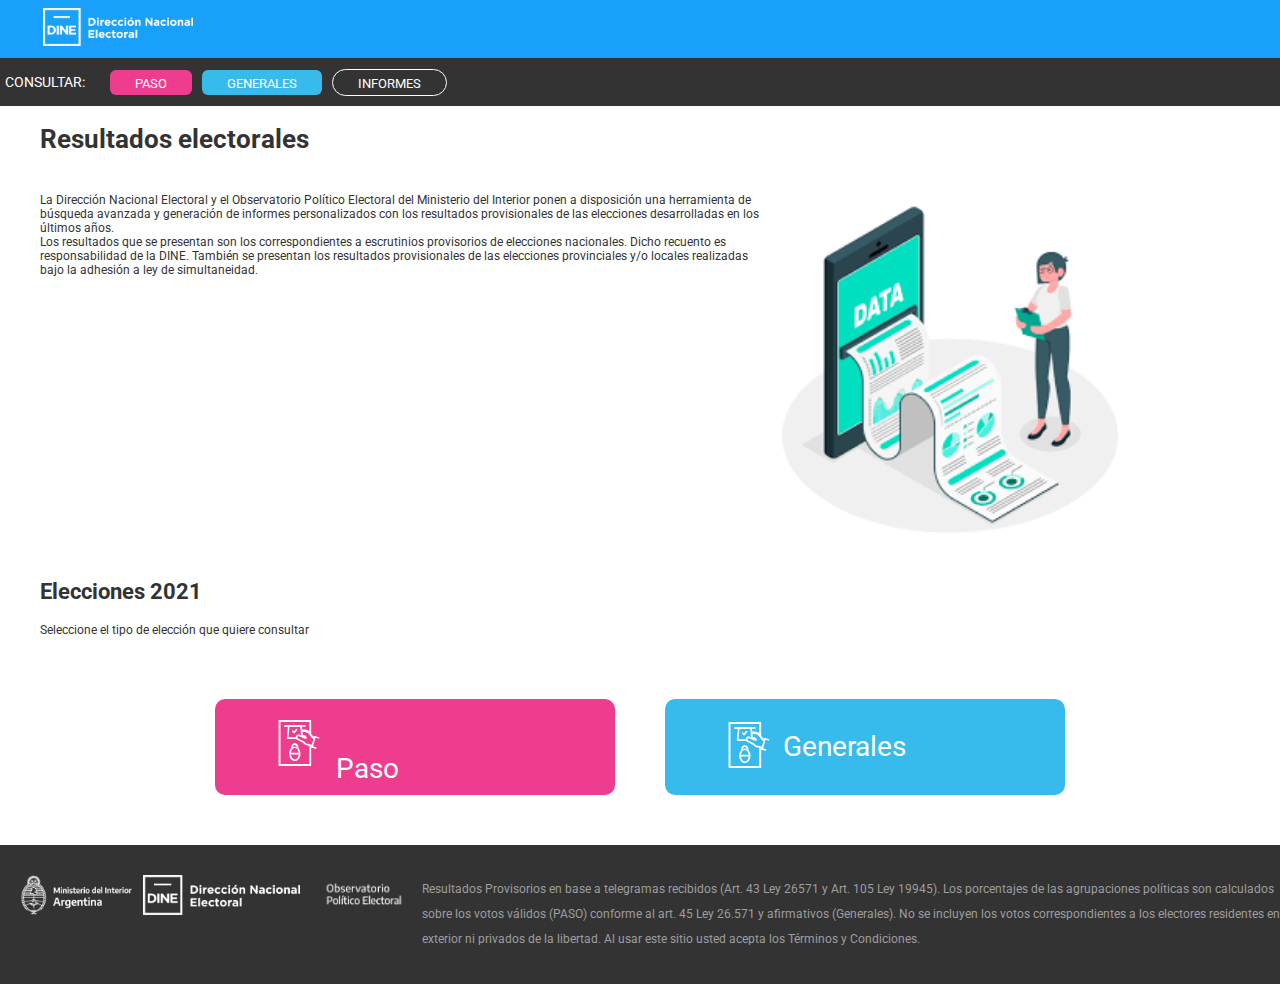
<file: index.html>
<!DOCTYPE html>
<html lang="es">

<head>
    <meta charset="UTF-8" />
    <meta name="viewport" content="width=device-width, initial-scale=1.0" />
    <title>Sistema de Publicación de Resultados Electorales</title>
    <link rel="shortcut icon" type="image/png" href="favicon-16x16.png">
    <!-- Estilos CSS -->
    <link rel="stylesheet" href="css/common.css" />
    <link rel="stylesheet" href="css/pages/index.css" />
    <link rel="stylesheet" href="https://cdnjs.cloudflare.com/ajax/libs/fontawesome/5.15.4/css/all.min.css"
        crossorigin="anonymous" referrerpolicy="no-referrer" />
</head>

<body>
    <header>
        <!--Barra de logo portal-->
        <div class="header-page">
            <a href="index.html"><img src="img/icons/Logo_DINE_negativo.a88f983e.png" alt="logo" class="logo"></a>
        </div>
        <!--Barra de menú principal-->
        <div class="barra-menu">
            <ul class="lista">
                <li class="consultar">CONSULTAR:</li>
                <li><a class="boton-paso-menu" href="paso.html">Paso</a></li>
                <li><a class="boton-gral-menu" href="generales.html">Generales</a></li>
                <li><a class="boton-informe-menu" href="informes.html">Informes</a></li>
            </ul>
        </div>
    </header>
    <!-- Contenido principal de la página -->
    <main>
        <h1>Resultados electorales</h1>
        <section id="sec-titulo">
            <div class="cont-titulo">
                <p>La Dirección Nacional Electoral y el Observatorio Político Electoral del Ministerio del
                    Interior ponen a disposición una herramienta de búsqueda avanzada y generación de informes
                    personalizados con los resultados provisionales de las elecciones desarrolladas en los
                    últimos años.
                    <br>Los resultados que se presentan son los correspondientes a escrutinios provisorios de
                    elecciones nacionales. Dicho recuento es responsabilidad de la DINE. También se presentan
                    los resultados provisionales de las elecciones provinciales y/o locales realizadas bajo la
                    adhesión a ley de simultaneidad.
                </p>
            </div>
            <div class="img-titulo">
                <img src="img/images.png" alt="img-resultados">
            </div>
        </section>

        <section id="sec-contenido">
            <!--Seccion para contenido de la página-->
            <h2>Elecciones 2021</h2>
            <p>Seleccione el tipo de elección que quiere consultar</p>
            <div class="botones-urna">
                <button class="boton-paso-urna">
                    <div>
                        <svg version="1.1" id="Capa_1" xmlns="http://www.w3.org/2000/svg"
                            xmlns:xlink="http://www.w3.org/1999/xlink" x="0px" y="0px" width="841.889px"
                            height="595.281px" viewBox="0 0 841.889 595.281" enable-background="new 0 0 841.889 595.281"
                            xml:space="preserve" class="v-icon__component theme--light"
                            style="font-size: 70px; height: 70px; width: 70px;">
                            <g>
                                <path fill="#FFFFFF"
                                    d="M671.434,227.503l-43.614-14.145c-2.358-1.179-4.716-1.179-8.252,1.179 c-2.357,1.179-4.715,3.536-4.715,5.894l-1.179,3.536c-9.431-8.251-22.396-20.039-34.185-35.363V31.827 c0-7.072-5.894-11.788-11.788-11.788H198.746c-7.073,0-11.788,5.895-11.788,11.788v530.448c0,7.072,4.715,11.787,11.788,11.787 h368.955c7.073,0,11.788-4.715,11.788-11.787V348.917c1.179,2.357,3.536,3.536,4.715,4.716l44.794,14.145c1.179,0,2.357,0,3.536,0 c4.715,0,8.251-2.357,9.43-7.072s-1.179-10.609-5.894-12.967l0,0l-34.185-11.787l30.648-102.554l34.185,10.608l0,0 c4.715,1.179,10.608-1.179,12.966-7.072C679.685,234.576,676.149,228.682,671.434,227.503z M555.914,550.487H210.533V43.615 h345.381v113.162c-29.47-25.934-77.799-21.218-83.693-20.039l-3.536-34.185h35.363c5.894,0,10.609-4.715,10.609-10.609 c0-5.894-4.716-10.608-10.609-10.608H262.4c-4.715,2.357-9.43,7.072-9.43,12.966c0,5.895,4.715,10.609,10.608,10.609h35.363 l-11.787,132.022c0,2.357,1.179,5.894,2.357,8.251c2.357,2.358,4.715,3.537,7.072,3.537h103.731 c5.895,9.43,15.324,12.966,16.503,14.145c0,0,29.47,15.324,51.866,24.755c12.967,5.894,15.324,9.43,20.039,14.145 c2.357,3.537,5.894,7.073,10.609,10.609c14.146,12.967,34.185,14.146,40.078,15.324l17.682,4.715L555.914,550.487z M456.897,203.927l-8.251-3.536c-1.179-1.179-17.682-8.251-31.827-3.536c-8.251,2.357-14.145,8.251-18.86,17.682 c-2.357,4.715-3.536,8.251-3.536,12.967h-87.229l10.608-122.593h130.844L456.897,203.927z M585.383,319.448l-42.436-11.788 c-1.179,0-2.357,0-3.536,0c0,0-17.682,0-28.291-9.431c-3.536-3.536-5.894-7.072-8.251-9.43 c-5.894-7.073-11.788-12.967-27.112-20.039c-22.396-9.431-50.687-24.755-51.865-24.755c0,0-7.073-3.536-9.431-9.43 c-1.179-3.536-1.179-7.072,1.179-10.609c2.357-4.715,4.716-5.894,7.073-7.072c5.894-2.357,14.145,1.179,17.682,2.357l62.475,25.933 c4.715,1.18,15.324,4.716,22.396-2.357c4.715-4.715,3.536-11.787-2.357-21.218c-10.609-16.503-29.469-20.039-37.721-20.039 c-1.179,0-2.357,0-2.357,0c-1.179,0-2.357,0-3.536,0l0,0l-4.716-36.542l-1.179-8.251c0,0,0,0,1.179,09c0,0,56.581-8.252,76.621,24.754c15.323,25.933,38.899,50.688,56.58,62.475L585.383,319.448z">
                                </path>
                                <path fill="#FFFFFF"
                                    d="M368.49,179.174c2.357,1.179,3.536,2.357,5.894,2.357l0,0l0,0c3.536,0,5.895-1.179,8.252-3.536 l29.469-35.363c3.536-4.715,2.357-10.609-1.179-14.146c-2.357-1.179-4.715-2.357-7.072-2.357c-2.358,0-4.716,1.179-7.073,3.536 l-12.966,15.324l-9.431,11.788l-5.894-4.716l-4.715-3.536c-4.716-3.536-10.609-2.357-14.146,2.357 c-3.536,4.716-2.357,10.609,2.357,14.146L368.49,179.174z">
                                </path>
                                <path fill="#FFFFFF"
                                    d="M427.428,359.526c0-2.357,0-3.536,0-5.894c0,0,0,0,0-1.18l0,0l0,0c0-28.29-20.039-50.688-44.793-50.688 c-24.755,0-44.794,22.397-44.794,50.688l0,0l0,0c0,2.358,0,4.716,0,7.073c-14.145,16.503-23.575,40.078-23.575,67.189l0,0l0,0 c0,48.33,30.648,88.408,68.369,88.408c37.72,0,68.368-40.078,68.368-88.408l0,0l0,0 C451.003,399.604,441.573,376.029,427.428,359.526z M382.635,495.085c-23.576,0-43.615-25.933-47.151-57.76h94.302 C427.428,469.152,407.389,495.085,382.635,495.085z M406.21,344.202c-7.073-3.536-15.324-5.894-23.575-5.894 c-8.252,0-16.503,2.357-23.576,5.894c3.537-12.967,12.967-21.218,23.576-21.218C394.422,321.805,403.853,331.235,406.21,344.202z M382.635,358.347c23.575,0,43.614,24.754,47.15,57.76h-94.302C339.02,383.101,359.059,358.347,382.635,358.347z">
                                </path>
                            </g>
                        </svg>
                        <a href="paso.html">Paso</a>
                    </div>
                </button>
                <button class="boton-gral-urna">
                    <div>
                        <svg version="1.1" id="Capa_1" xmlns="http://www.w3.org/2000/svg"
                            xmlns:xlink="http://www.w3.org/1999/xlink" x="0px" y="0px" width="841.889px"
                            height="595.281px" viewBox="0 0 841.889 595.281" enable-background="new 0 0 841.889 595.281"
                            xml:space="preserve" class="v-icon__component theme--light"
                            style="font-size: 70px; height: 70px; width: 70px;">
                            <g>
                                <path fill="#FFFFFF"
                                    d="M671.434,227.503l-43.614-14.145c-2.358-1.179-4.716-1.179-8.252,1.179 c-2.357,1.179-4.715,3.536-4.715,5.894l-1.179,3.536c-9.431-8.251-22.396-20.039-34.185-35.363V31.827 c0-7.072-5.894-11.788-11.788-11.788H198.746c-7.073,0-11.788,5.895-11.788,11.788v530.448c0,7.072,4.715,11.787,11.788,11.787 h368.955c7.073,0,11.788-4.715,11.788-11.787V348.917c1.179,2.357,3.536,3.536,4.715,4.716l44.794,14.145c1.179,0,2.357,0,3.536,0 c4.715,0,8.251-2.357,9.43-7.072s-1.179-10.609-5.894-12.967l0,0l-34.185-11.787l30.648-102.554l34.185,10.608l0,0 c4.715,1.179,10.608-1.179,12.966-7.072C679.685,234.576,676.149,228.682,671.434,227.503z M555.914,550.487H210.533V43.615 h345.381v113.162c-29.47-25.934-77.799-21.218-83.693-20.039l-3.536-34.185h35.363c5.894,0,10.609-4.715,10.609-10.609 c0-5.894-4.716-10.608-10.609-10.608H262.4c-4.715,2.357-9.43,7.072-9.43,12.966c0,5.895,4.715,10.609,10.608,10.609h35.363 l-11.787,132.022c0,2.357,1.179,5.894,2.357,8.251c2.357,2.358,4.715,3.537,7.072,3.537h103.731 c5.895,9.43,15.324,12.966,16.503,14.145c0,0,29.47,15.324,51.866,24.755c12.967,5.894,15.324,9.43,20.039,14.145 c2.357,3.537,5.894,7.073,10.609,10.609c14.146,12.967,34.185,14.146,40.078,15.324l17.682,4.715L555.914,550.487z M456.897,203.927l-8.251-3.536c-1.179-1.179-17.682-8.251-31.827-3.536c-8.251,2.357-14.145,8.251-18.86,17.682 c-2.357,4.715-3.536,8.251-3.536,12.967h-87.229l10.608-122.593h130.844L456.897,203.927z M585.383,319.448l-42.436-11.788 c-1.179,0-2.357,0-3.536,0c0,0-17.682,0-28.291-9.431c-3.536-3.536-5.894-7.072-8.251-9.43 c-5.894-7.073-11.788-12.967-27.112-20.039c-22.396-9.431-50.687-24.755-51.865-24.755c0,0-7.073-3.536-9.431-9.43 c-1.179-3.536-1.179-7.072,1.179-10.609c2.357-4.715,4.716-5.894,7.073-7.072c5.894-2.357,14.145,1.179,17.682,2.357l62.475,25.933 c4.715,1.18,15.324,4.716,22.396-2.357c4.715-4.715,3.536-11.787-2.357-21.218c-10.609-16.503-29.469-20.039-37.721-20.039 c-1.179,0-2.357,0-2.357,0c-1.179,0-2.357,0-3.536,0l0,0l-4.716-36.542l-1.179-8.251c0,0,0,0,1.179,09c0,0,56.581-8.252,76.621,24.754c15.323,25.933,38.899,50.688,56.58,62.475L585.383,319.448z">
                                </path>
                                <path fill="#FFFFFF"
                                    d="M368.49,179.174c2.357,1.179,3.536,2.357,5.894,2.357l0,0l0,0c3.536,0,5.895-1.179,8.252-3.536 l29.469-35.363c3.536-4.715,2.357-10.609-1.179-14.146c-2.357-1.179-4.715-2.357-7.072-2.357c-2.358,0-4.716,1.179-7.073,3.536 l-12.966,15.324l-9.431,11.788l-5.894-4.716l-4.715-3.536c-4.716-3.536-10.609-2.357-14.146,2.357 c-3.536,4.716-2.357,10.609,2.357,14.146L368.49,179.174z">
                                </path>
                                <path fill="#FFFFFF"
                                    d="M427.428,359.526c0-2.357,0-3.536,0-5.894c0,0,0,0,0-1.18l0,0l0,0c0-28.29-20.039-50.688-44.793-50.688 c-24.755,0-44.794,22.397-44.794,50.688l0,0l0,0c0,2.358,0,4.716,0,7.073c-14.145,16.503-23.575,40.078-23.575,67.189l0,0l0,0 c0,48.33,30.648,88.408,68.369,88.408c37.72,0,68.368-40.078,68.368-88.408l0,0l0,0 C451.003,399.604,441.573,376.029,427.428,359.526z M382.635,495.085c-23.576,0-43.615-25.933-47.151-57.76h94.302 C427.428,469.152,407.389,495.085,382.635,495.085z M406.21,344.202c-7.073-3.536-15.324-5.894-23.575-5.894 c-8.252,0-16.503,2.357-23.576,5.894c3.537-12.967,12.967-21.218,23.576-21.218C394.422,321.805,403.853,331.235,406.21,344.202z M382.635,358.347c23.575,0,43.614,24.754,47.15,57.76h-94.302C339.02,383.101,359.059,358.347,382.635,358.347z">
                                </path>
                            </g>
                        </svg>
                    </div>
                    <a href="generales.html">Generales</a>
                </button>
            </div>
        </section>
    </main>
    <!--Pie de página-->
    <footer class="footer">
        <div class="icons-footer">
            <img src="img/icons/Ministerio-del-Interior_pluma.1ab9a7a7.png" alt="icon-ministerio">
            <img src="img/icons/Logo_DINE_negativo.a88f983e.png" alt="logo">
            <img src="img/icons/logos_001-10.4430c8d5.png" alt="icon-observatorio">
        </div>
        <div class="texto-footer">
            <p>Resultados Provisorios en base a telegramas recibidos (Art. 43 Ley 26571 y Art. 105 Ley 19945). Los
                porcentajes de las agrupaciones políticas son calculados sobre los votos válidos (PASO) conforme al art.
                45 Ley 26.571 y afirmativos (Generales). No se incluyen los votos correspondientes a los electores
                residentes en el exterior ni privados de la libertad. Al usar este sitio usted acepta los <a
                    href="#">Términos y
                    Condiciones.</a></p>
        </div>
    </footer>
</body>

</html>
</file>
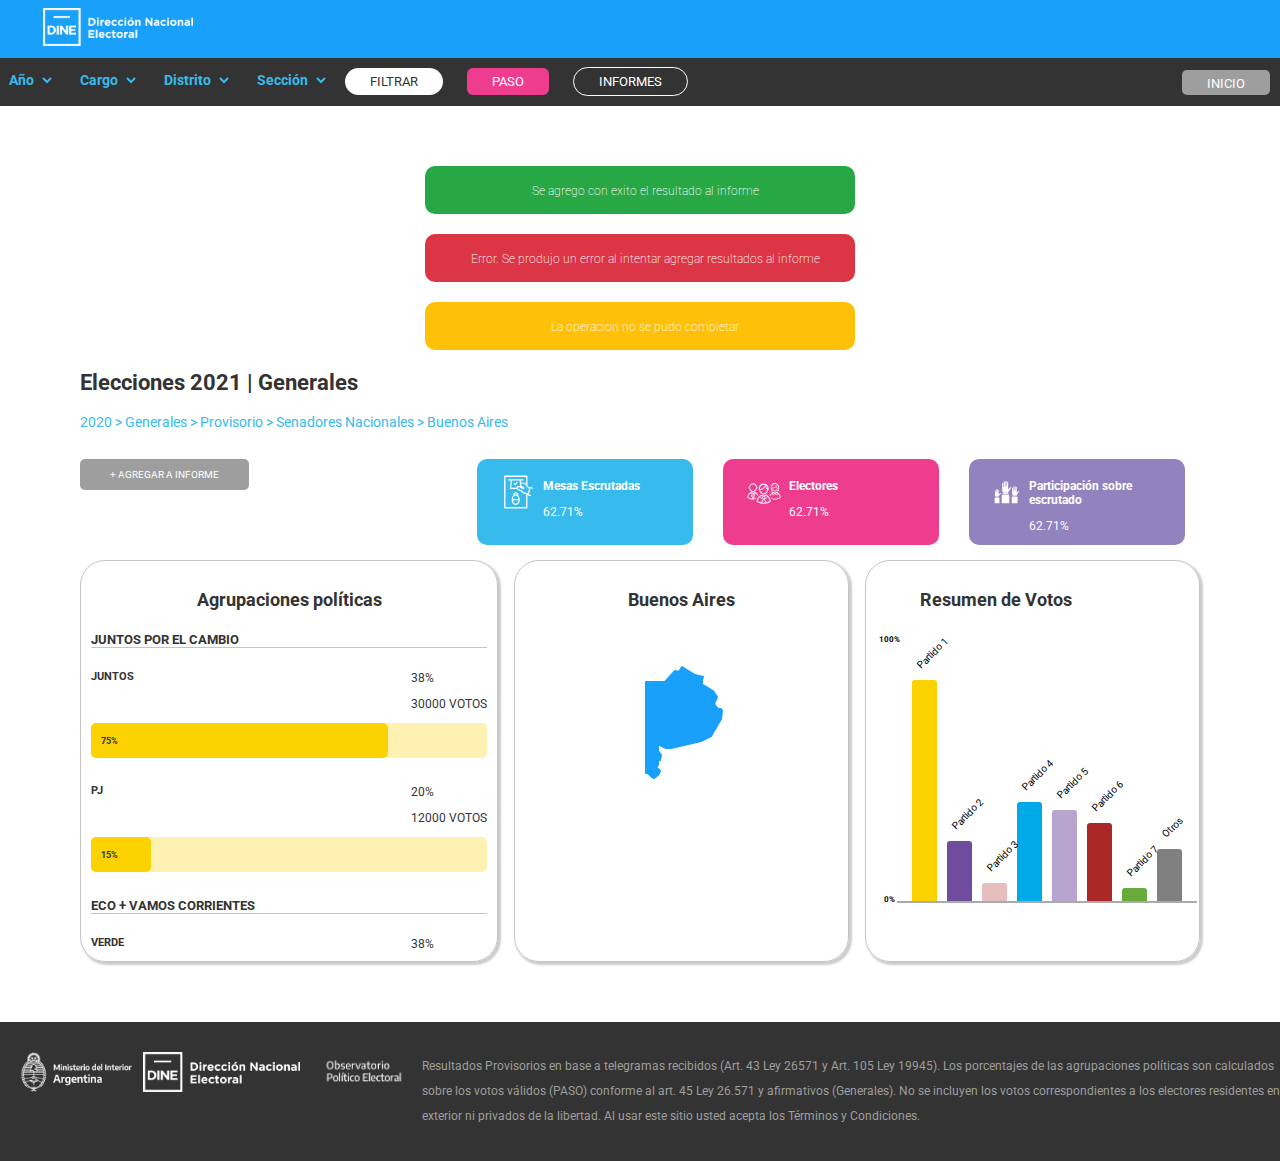
<file: generales.html>
<!DOCTYPE html>
<html lang="es">

<head>
    <meta charset="UTF-8" />
    <meta name="viewport" content="width=device-width, initial-scale=1.0" />
    <title>Sistema de Publicación de Resultados Electorales</title>
    <link rel="shortcut icon" type="image/png" href="img/icons/favicon-16x16.png" />
    <link rel="stylesheet" href="https://cdnjs.cloudflare.com/ajax/libs/font-awesome/6.2.1/css/all.min.css"
        integrity="sha512-MV7K8+y+gLIBoVD59lQIYicR65iaqukzvf/nwasF0nqhPay5w/9lJmVM2hMDcnK1OnMGCdVK+iQrJ7lzPJQd1w=="
        crossorigin="anonymous" referrerpolicy="no-referrer" />
    <!-- Estilos CSS -->
    <link rel="stylesheet" href="css/common.css" />
    <link rel="stylesheet" href="./css/pages/generales.css" />
    <script defer src="js/pages/paso.js"></script>
</head>

<body>
    <header>
        <!--Barra de logo portal-->
        <div class="header-page">
            <a href="index.html"><img src="img/icons/Logo_DINE_negativo.a88f983e.png" alt="logo" class="logo" /></a>
        </div>
        <!--Barra de menú principal-->
        <ul class="barra-menu">
            <div class="selectores">
                <li>
                    <select name="anio" id="comboAnio" class="combosSelect">
                        <option value="anio">Año</option>
                    </select>
                </li>
                <li>
                    <select name="cargo" id="comboCargo" class="combosSelect">
                        <option value="cargo">Cargo</option>
                    </select>
                </li>
                <li>
                    <select name="distrito" id="comboDistrito" class="combosSelect">
                        <option value="distrito">Distrito</option>
                    </select>
                </li>
                <input type="hidden" id="hdSeccionProvincial" name="hdSeccionProvincial">

                <li>
                    <select name="seccion" id="comboSeccion" class="combosSelect">
                        <option value="seccion">Sección</option>
                    </select>
                </li>

                <li>
                    <a href="" class="filtrar"><i class="fa-solid fa-magnifying-glass icono-filtrar"></i> FILTRAR</a>
                </li>
                <li><a href="./paso.html" class="paso">Paso</a></li>
                <li><a href="./informes.html" class="informes">Informes</a></li>
            </div>
            <li><a href="./index.html" class="boton-inicio">Inicio</a></li>
        </ul>
    </header>
    <!-- Contenido principal de la página -->
    <main>
        <section id="sec-mensaje" class="sec-mensaje">
            <p class="exito">
                <i class="fa-solid fa-thumbs-up icono"></i>Se agrego con exito el
                resultado al informe
            </p>
            <p class="error">
                <i class="fa-solid fa-triangle-exclamation icono"></i>Error. Se
                produjo un error al intentar agregar resultados al informe
            </p>
            <p class="incompleto">
                <i class="fa-solid fa-exclamation icono"></i>La operacion no se pudo
                completar
            </p>
        </section>
        <section id="sec-titulo">
            <!--Seccion para agregar una palicula favorita por codigo-->
            <h2>Elecciones 2021 | Generales</h2>
            <p class="texto-path">
                2020 > Generales > Provisorio > Senadores Nacionales > Buenos Aires
            </p>
        </section>
        <section id="sec-contenido" class="sec-contenido">
            <!--Seccion para contenido de la página-->
            <div class="agregar-informe">
                <button class="boton-informe">+ AGREGAR A INFORME</button>
            </div>
            <div class="container-recuadros">
                <div class="mesas">
                    <svg version="1.1" id="Capa_1" xmlns="http://www.w3.org/2000/svg"
                        xmlns:xlink="http://www.w3.org/1999/xlink" x="0px" y="0px" width="841.889px" height="595.281px"
                        viewBox="0 0 841.889 595.281" enable-background="new 0 0 841.889 595.281" xml:space="preserve"
                        class="v-icon__component theme--light" style="font-size: 50px; height: 50px; width: 50px">
                        <g>
                            <path fill="#FFFFFF"
                                d="M671.434,227.503l-43.614-14.145c-2.358-1.179-4.716-1.179-8.252,1.179
                                                                        c-2.357,1.179-4.715,3.536-4.715,5.894l-1.179,3.536c-9.431-8.251-22.396-20.039-34.185-35.363V31.827
                                                                        c0-7.072-5.894-11.788-11.788-11.788H198.746c-7.073,0-11.788,5.895-11.788,11.788v530.448c0,7.072,4.715,11.787,11.788,11.787
                                                                        h368.955c7.073,0,11.788-4.715,11.788-11.787V348.917c1.179,2.357,3.536,3.536,4.715,4.716l44.794,14.145c1.179,0,2.357,0,3.536,0
                                                                        c4.715,0,8.251-2.357,9.43-7.072s-1.179-10.609-5.894-12.967l0,0l-34.185-11.787l30.648-102.554l34.185,10.608l0,0
                                                                        c4.715,1.179,10.608-1.179,12.966-7.072C679.685,234.576,676.149,228.682,671.434,227.503z M555.914,550.487H210.533V43.615
                                                                        h345.381v113.162c-29.47-25.934-77.799-21.218-83.693-20.039l-3.536-34.185h35.363c5.894,0,10.609-4.715,10.609-10.609
                                                                        c0-5.894-4.716-10.608-10.609-10.608H262.4c-4.715,2.357-9.43,7.072-9.43,12.966c0,5.895,4.715,10.609,10.608,10.609h35.363
                                                                        l-11.787,132.022c0,2.357,1.179,5.894,2.357,8.251c2.357,2.358,4.715,3.537,7.072,3.537h103.731
                                                                        c5.895,9.43,15.324,12.966,16.503,14.145c0,0,29.47,15.324,51.866,24.755c12.967,5.894,15.324,9.43,20.039,14.145
                                                                        c2.357,3.537,5.894,7.073,10.609,10.609c14.146,12.967,34.185,14.146,40.078,15.324l17.682,4.715L555.914,550.487z
                                                                        M456.897,203.927l-8.251-3.536c-1.179-1.179-17.682-8.251-31.827-3.536c-8.251,2.357-14.145,8.251-18.86,17.682
                                                                        c-2.357,4.715-3.536,8.251-3.536,12.967h-87.229l10.608-122.593h130.844L456.897,203.927z M585.383,319.448l-42.436-11.788
                                                                        c-1.179,0-2.357,0-3.536,0c0,0-17.682,0-28.291-9.431c-3.536-3.536-5.894-7.072-8.251-9.43
                                                                        c-5.894-7.073-11.788-12.967-27.112-20.039c-22.396-9.431-50.687-24.755-51.865-24.755c0,0-7.073-3.536-9.431-9.43
                                                                        c-1.179-3.536-1.179-7.072,1.179-10.609c2.357-4.715,4.716-5.894,7.073-7.072c5.894-2.357,14.145,1.179,17.682,2.357l62.475,25.933
                                                                        c4.715,1.18,15.324,4.716,22.396-2.357c4.715-4.715,3.536-11.787-2.357-21.218c-10.609-16.503-29.469-20.039-37.721-20.039
                                                                        c-1.179,0-2.357,0-2.357,0c-1.179,0-2.357,0-3.536,0l0,0l-4.716-36.542l-1.179-8.251c0,0,0,0,1.179,0
                                                                        c0,0,56.581-8.252,76.621,24.754c15.323,25.933,38.899,50.688,56.58,62.475L585.383,319.448z">
                            </path>
                            <path fill="#FFFFFF"
                                d="M368.49,179.174c2.357,1.179,3.536,2.357,5.894,2.357l0,0l0,0c3.536,0,5.895-1.179,8.252-3.536
                                                                        l29.469-35.363c3.536-4.715,2.357-10.609-1.179-14.146c-2.357-1.179-4.715-2.357-7.072-2.357c-2.358,0-4.716,1.179-7.073,3.536
                                                                        l-12.966,15.324l-9.431,11.788l-5.894-4.716l-4.715-3.536c-4.716-3.536-10.609-2.357-14.146,2.357
                                                                        c-3.536,4.716-2.357,10.609,2.357,14.146L368.49,179.174z"></path>
                            <path fill="#FFFFFF"
                                d="M427.428,359.526c0-2.357,0-3.536,0-5.894c0,0,0,0,0-1.18l0,0l0,0c0-28.29-20.039-50.688-44.793-50.688
                                                                        c-24.755,0-44.794,22.397-44.794,50.688l0,0l0,0c0,2.358,0,4.716,0,7.073c-14.145,16.503-23.575,40.078-23.575,67.189l0,0l0,0
                                                                        c0,48.33,30.648,88.408,68.369,88.408c37.72,0,68.368-40.078,68.368-88.408l0,0l0,0
                                                                        C451.003,399.604,441.573,376.029,427.428,359.526z M382.635,495.085c-23.576,0-43.615-25.933-47.151-57.76h94.302
                                                                        C427.428,469.152,407.389,495.085,382.635,495.085z M406.21,344.202c-7.073-3.536-15.324-5.894-23.575-5.894
                                                                        c-8.252,0-16.503,2.357-23.576,5.894c3.537-12.967,12.967-21.218,23.576-21.218C394.422,321.805,403.853,331.235,406.21,344.202z
                                                                        M382.635,358.347c23.575,0,43.614,24.754,47.15,57.76h-94.302C339.02,383.101,359.059,358.347,382.635,358.347z">
                            </path>
                        </g>
                    </svg>
                    <div>
                        <p><b>Mesas Escrutadas</b></p>
                        <p>62.71%</p>
                    </div>
                </div>
                <div class="electores">
                    <svg version="1.1" id="Layer_1" xmlns="http://www.w3.org/2000/svg"
                        xmlns:xlink="http://www.w3.org/1999/xlink" x="0px" y="0px" width="841.889px" height="595.281px"
                        viewBox="0 0 841.889 595.281" enable-background="new 0 0 841.889 595.281" xml:space="preserve"
                        class="v-icon__component theme--light" style="font-size: 50px; height: 50px; width: 50px">
                        <title>comunidad</title>
                        <path fill="#FFFFFF"
                            d="M462.824,342.115h-0.59c-3.125-1.252-6.67-0.854-9.438,1.062c-10.771,7.341-23.424,11.436-36.453,11.797
                                                        c-13.2-0.436-26.022-4.519-37.043-11.797c-2.89-1.642-6.43-1.642-9.319,0c-54.148,26.779-76.682,98.859-71.845,112.897
                                                        c0.632,1.725,1.735,3.237,3.186,4.365c34.136,22.816,73.983,35.608,115.021,36.925c41.28-0.521,81.446-13.472,115.257-37.161
                                                        c1.454-1.173,2.557-2.724,3.186-4.482C539.387,440.739,516.973,368.659,462.824,342.115z M458.813,359.693
                                                        c5.067,2.88,9.848,6.237,14.275,10.027l-21.707,27.016l-21.353-26.426c10.135-1.979,19.866-5.647,28.784-10.854V359.693z
                                                        M434.039,395.084l-17.342,20.999c0,0,0,0.59,0,0.826c0,0.235,0,0,0-0.826l-17.224-20.999l17.578-21.471L434.039,395.084z
                                                        M373.992,359.693c8.952,5.199,18.728,8.83,28.902,10.735l-21.588,26.308l-22.061-27.252c4.616-3.762,9.55-7.117,14.746-10.027
                                                        V359.693z M315.007,447.464c5.307-26.169,17.715-50.372,35.863-69.957l25.6,32.088c1.272,1.329,3,2.13,4.837,2.241
                                                        c1.824-0.022,3.548-0.841,4.719-2.241l4.837-5.898l12.977,15.69l-31.853,52.497c-20.349-4.863-39.705-13.204-57.216-24.656
                                                        L315.007,447.464z M416.579,478.725c-10.703-0.196-21.366-1.381-31.852-3.539l31.852-52.143l32.088,52.496
                                                        c-10.662,1.965-21.481,2.952-32.323,2.95L416.579,478.725z M461.29,472.709l-32.441-52.851l12.977-15.69l4.955,5.898
                                                        c1.138,1.441,2.883,2.27,4.719,2.242l0,0c1.824-0.023,3.548-0.842,4.719-2.242l25.718-32.56
                                                        c18.07,19.442,30.544,43.411,36.099,69.367c-17.312,11.868-36.609,20.539-56.979,25.6L461.29,472.709z">
                        </path>
                        <path fill="#FFFFFF" d="M416.462,340.935c45.3,0,81.753-54.856,81.753-100.157c1.717-45.184-33.521-83.204-78.705-84.92
                                                        s-83.204,33.521-84.92,78.706c-0.078,2.07-0.078,4.144,0,6.214C334.59,286.079,371.043,340.935,416.462,340.935z M480.756,240.778
                                                        c0,1.298,0,2.596,0,3.894c-18.168-6.606-25.364-40.229-27.842-56.98C470.381,199.714,480.797,219.574,480.756,240.778z
                                                        M352.05,240.778c0.387-35.316,29.094-63.76,64.412-63.822c7.58,0.036,15.093,1.435,22.178,4.129
                                                        c-5.771,25.088-21.943,46.535-44.475,58.985c-12.627,7.394-27.523,9.911-41.88,7.079C352.168,244.553,352.05,242.666,352.05,240.778
                                                        z M362.549,260.244c13.056-0.269,25.851-3.71,37.278-10.028c19.154-10.271,34.437-26.506,43.531-46.244
                                                        c4.719,20.645,14.864,47.188,35.392,53.087c-6.96,32.56-33.268,66.418-62.406,66.418s-54.03-32.089-61.816-63.94
                                                        C357.182,259.952,359.863,260.188,362.549,260.244z"></path>
                        <path fill="#FFFFFF"
                            d="M542.454,249.036l0.944,3.186c0.522,1.727,0.839,3.508,0.943,5.309l0,0c-0.551,1.18-1.966,3.657-4.247,7.433
                                                        l-1.062,1.77c-1.563,2.695-1.181,6.096,0.943,8.376c6.438,6.525,14.637,11.034,23.595,12.977c0.584,0.114,1.185,0.114,1.77,0
                                                        c3.892,0.367,7.345-2.489,7.713-6.381c0.352-3.722-2.251-7.075-5.943-7.658c-4.577-1.021-8.934-2.859-12.859-5.427
                                                        c1.602-2.582,2.87-5.356,3.775-8.258c0.116-1.177,0.116-2.362,0-3.539c-0.062-3.077-0.537-6.133-1.416-9.083l-0.943-3.422
                                                        c0-1.298-0.826-2.595-1.18-3.893v-1.18c-3.318-7.425-5.047-15.462-5.073-23.595c0.729-30.418,25.977-54.486,56.395-53.759
                                                        s54.486,25.977,53.759,56.395c-0.187,7.795-2.025,15.461-5.395,22.492l-2.124,7.433c-0.941,3.021-1.457,6.157-1.533,9.319
                                                        c-0.116,1.177-0.116,2.362,0,3.539c-0.056,0.352-0.056,0.71,0,1.062c0.976,2.515,2.201,4.926,3.657,7.196
                                                        c-2.936,1.979-6.159,3.49-9.556,4.483c-3.891,0.815-6.383,4.629-5.567,8.52c0.815,3.89,4.63,6.382,8.52,5.566
                                                        c0.443-0.093,0.877-0.228,1.294-0.401c7.512-2.082,14.32-6.159,19.701-11.797c2.093-2.286,2.518-5.642,1.062-8.376l-1.062-1.77
                                                        c-0.943-1.534-3.421-5.663-4.246-7.314v-0.59c0.017-1.81,0.336-3.604,0.943-5.309c0.59-2.478,1.298-4.837,1.77-6.371
                                                        c15.945-34.834,0.633-75.999-34.201-91.944s-75.999-0.633-91.944,34.201c-8.279,18.087-8.396,38.857-0.319,57.036L542.454,249.036z">
                        </path>
                        <path fill="#FFFFFF" d="M642.375,297.64c-2.532-1.03-5.412-0.72-7.668,0.825c-8.872,5.963-19.276,9.24-29.965,9.438
                                                        c-10.801-0.386-21.289-3.732-30.318-9.674c-2.138-1.544-4.956-1.771-7.313-0.59l0,0c-23.636,13.269-41.938,34.323-51.789,59.575
                                                        c3.657,4.247,7.078,8.612,10.263,12.977c5.804-16.099,14.791-30.863,26.426-43.413l24.42,27.134
                                                        c0.923,1.054,2.257,1.656,3.657,1.651l0,0c1.508-0.124,2.886-0.899,3.775-2.124l20.526-29.729l20.881,30.201
                                                        c0.928,1.18,2.285,1.943,3.775,2.123l0,0c1.43-0.02,2.79-0.615,3.774-1.651l24.893-27.134c15.105,16.03,25.513,35.905,30.082,57.452
                                                        c-24.783,16.33-53.728,25.214-83.405,25.6c-22.516-0.792-44.649-6.045-65.12-15.454c3.217,5.863,6.131,11.888,8.73,18.05
                                                        c18.353,6.987,37.713,10.971,57.334,11.797c33.779-0.463,66.647-11.022,94.376-30.318c1.199-0.993,2.098-2.301,2.596-3.775
                                                        C705.608,378.923,687.204,319.819,642.375,297.64z M579.615,342.705l-20.881-22.65c3.726-2.86,7.67-5.425,11.797-7.668
                                                        c7.562,4.349,15.827,7.343,24.42,8.848L579.615,342.705z M629.989,342.705l-14.864-21.353c8.595-1.564,16.855-4.598,24.42-8.966
                                                        c4.164,2.182,8.113,4.749,11.797,7.668L629.989,342.705z"></path>
                        <path fill="#FFFFFF"
                            d="M628.337,190.877c-1.385-2.284-4.359-3.014-6.644-1.628c-1.115,0.676-1.91,1.773-2.204,3.044
                                                        c-6.253,27.959-24.774,29.492-39.639,30.79c-8.729,0.708-18.639,1.651-18.639,11.207c0,24.185,19.465,53.323,43.53,53.323
                                                        c24.066,0,43.649-29.139,43.649-53.323C643.531,219.045,636.794,204.462,628.337,190.877z M604.743,278.057
                                                        c-17.932,0-33.976-24.42-34.094-43.649c3.214-1.169,6.607-1.768,10.027-1.77c13.213-1.18,34.447-2.949,44.711-27.251
                                                        c5.456,9.175,9.925,18.903,13.331,29.021C638.719,253.637,622.792,278.057,604.743,278.057z">
                        </path>
                        <path fill="#FFFFFF" d="M313.709,362.996c3.304-4.011,6.843-7.903,10.5-11.797c-10.078-22.699-27.316-41.47-49.076-53.44l0,0
                                                        c-2.572-1.03-5.487-0.721-7.786,0.825c-8.815,5.99-19.19,9.271-29.847,9.438c-10.771-0.347-21.232-3.697-30.2-9.674
                                                        c-2.422-1.345-5.365-1.345-7.786,0c-44.476,22.061-62.879,81.046-58.985,92.606c0.544,1.449,1.483,2.717,2.713,3.657
                                                        c28.015,18.697,60.712,29.161,94.377,30.201c16.017-0.268,31.911-2.851,47.188-7.669c1.908-5.903,4.153-11.693,6.724-17.341
                                                        c-14.479,5.61-29.701,9.067-45.183,10.263l25.01-51.553c1.152-2.354,0.273-5.196-2.005-6.488l-10.146-5.898l21.234-27.605
                                                        C295.008,330.396,306.432,345.669,313.709,362.996z M153.741,384.349c5.684-25.848,19.895-49.032,40.346-65.828l21.234,27.487
                                                        l-10.146,5.898c-2.234,1.332-3.06,4.165-1.887,6.488l24.892,51.554C201.697,407.4,176.191,398.629,153.741,384.349z
                                                        M232.192,396.146l-18.285-37.751l10.971-6.488c1.257-0.7,2.157-1.9,2.478-3.304c0.226-1.408-0.114-2.85-0.943-4.011l-24.303-32.088
                                                        l0,0c9.059,5.185,19.108,8.401,29.493,9.438c0.472,22.65,0.708,55.564,0.59,73.731V396.146z M247.764,344.593
                                                        c-1.677,2.163-1.283,5.275,0.879,6.952c0.171,0.132,0.35,0.253,0.536,0.362l10.972,6.488l-17.932,38.341c0-12.505,0-35.392,0-74.204
                                                        c10.56-1.072,20.771-4.369,29.965-9.673l0,0L247.764,344.593z">
                        </path>
                        <path fill="#FFFFFF"
                            d="M180.521,255.171c5.19,10.382,23.594,41.525,56.743,41.525c33.15,0,51.554-31.144,56.744-41.525
                                                        c7.55-3.822,12.906-10.921,14.511-19.229c4.03-10.152,3.024-21.612-2.714-30.908c-1.321-1.697-2.869-3.205-4.601-4.482
                                                        c-9.042-35.281-44.972-56.552-80.253-47.51c-23.321,5.977-41.532,24.188-47.509,47.51c-1.962,1.255-3.68,2.854-5.073,4.719
                                                        c-5.66,9.234-6.664,20.588-2.713,30.672C167.249,244.36,172.775,251.508,180.521,255.171z M180.521,214.235
                                                        c1.003-1.31,2.491-2.16,4.129-2.359l0,0c0.77,0.139,1.506-0.372,1.645-1.142c0.003-0.013,0.005-0.025,0.007-0.038
                                                        c3.3-27.756,28.475-47.581,56.23-44.281c23.217,2.76,41.521,21.064,44.28,44.281c0.178,0.805,0.959,1.325,1.77,1.18
                                                        c1.693,0.124,3.247,0.987,4.247,2.359c1.651,2.241,3.067,7.078,0,17.342c-1.415,4.954-4.247,10.735-8.848,9.438
                                                        c-0.716-0.241-1.494,0.122-1.77,0.825c-7.668,19.584-24.892,39.284-45.772,39.284s-38.223-19.818-45.891-39.52
                                                        c-0.238-0.571-0.797-0.944-1.416-0.944l0,0c-4.601,1.534-7.55-4.364-8.966-9.319c-2.595-10.027-1.18-14.864,0.473-17.105H180.521z">
                        </path>
                    </svg>
                    <div>
                        <p><b>Electores</b></p>
                        <p>62.71%</p>
                    </div>
                </div>
                <div class="escrutado">
                    <svg version="1.1" id="Layer_1" xmlns="http://www.w3.org/2000/svg"
                        xmlns:xlink="http://www.w3.org/1999/xlink" x="0px" y="0px" width="841.889px" height="595.281px"
                        viewBox="0 0 841.889 595.281" enable-background="new 0 0 841.889 595.281" xml:space="preserve"
                        class="v-icon__component theme--light" style="font-size: 50px; height: 50px; width: 50px">
                        <title>participacion</title>
                        <path fill="#FFFFFF"
                            d="M508.832,212.347c-2.05-2.229-4.488-4.068-7.195-5.427c-2.793-1.033-5.824-1.238-8.73-0.59
                            c-1.705,0.26-3.37,0.735-4.955,1.416c-10.957,5.935-20.277,14.485-27.133,24.892c-4.26,6.344-10.35,11.24-17.46,14.038V116.909
                            c1.236-5.799-2.462-11.501-8.261-12.737s-11.502,2.462-12.737,8.261c-0.315,1.476-0.315,3.001,0,4.477v70.782
                            c0,2.802-2.271,5.073-5.073,5.073s-5.072-2.271-5.072-5.073V97.326c0.751-6.472-3.886-12.327-10.357-13.079
                            c-0.048-0.006-0.095-0.011-0.143-0.016c-6.479,0.673-11.188,6.473-10.515,12.953c0.005,0.047,0.011,0.095,0.016,0.142v90.247
                            c0,2.802-2.271,5.073-5.072,5.073c-2.802,0-5.073-2.271-5.073-5.073v-80.81c0.771-6.364-3.682-12.18-10.027-13.095
                            c-6.48,0.673-11.188,6.473-10.515,12.953c0.005,0.047,0.01,0.095,0.016,0.142v90.365c0,2.802-2.271,5.073-5.073,5.073
                            s-5.072-2.271-5.072-5.073v-61.816c0.751-6.472-3.886-12.327-10.357-13.079c-0.048-0.005-0.095-0.011-0.143-0.016
                            c-6.48,0.674-11.188,6.473-10.515,12.953c0.005,0.047,0.01,0.095,0.016,0.142v128.234c-1.572,18.48,6.725,36.419,21.824,47.188
                            h81.636c11.325-6.8,20.806-16.28,27.605-27.605c2.595-4.837,4.837-9.319,7.078-13.566c6.687-16.377,16.459-31.315,28.785-44.003
                            c3.446-2.846,7.115-5.409,10.971-7.668c1.093-0.64,1.863-1.711,2.123-2.949C509.631,214.033,509.414,213.078,508.832,212.347z">
                        </path>
                        <path fill="#FFFFFF" d="M328.573,348.25h127.645c4.495,0,8.14,3.645,8.14,8.14l0,0v154.66l0,0H320.552l0,0V356.272
                            C320.615,351.868,324.17,348.313,328.573,348.25z"></path>
                        <rect x="339.073" y="317.695" fill="#FFFFFF" width="108.061" height="22.533"></rect>
                        <path fill="#FFFFFF" d="M657.24,282.422c-1.578-1.706-3.458-3.105-5.544-4.129c-2.162-0.592-4.444-0.592-6.606,0
                            c-1.346,0.213-2.655,0.61-3.894,1.18c-8.328,4.552-15.416,11.073-20.645,18.993c-3.306,4.799-7.938,8.529-13.331,10.736v-99.804
                            c1.083-4.431-1.632-8.899-6.062-9.982c-4.431-1.082-8.899,1.632-9.982,6.062c-0.314,1.288-0.314,2.632,0,3.92V263.9
                            c0.207,2.307-1.473,4.354-3.774,4.602c-2.343-0.122-4.143-2.12-4.021-4.462c0.002-0.047,0.005-0.093,0.009-0.14v-69.484
                            c1.083-4.431-1.632-8.899-6.062-9.981c-4.431-1.083-8.899,1.631-9.982,6.062c-0.314,1.288-0.314,2.632,0,3.92v69.013
                            c0.373,2.117-1.041,4.137-3.159,4.51c-2.117,0.372-4.136-1.042-4.509-3.159c-0.078-0.447-0.078-0.904,0-1.351v-61.816
                            c0.939-4.463-1.918-8.843-6.381-9.781c-4.463-0.939-8.842,1.917-9.781,6.381c-0.235,1.121-0.235,2.279,0,3.4v69.721
                            c0.737,2.02-0.303,4.255-2.322,4.992c-2.02,0.736-4.254-0.303-4.991-2.322c-0.315-0.862-0.315-1.808,0-2.67v-47.188
                            c0.938-4.463-1.918-8.842-6.381-9.781s-8.843,1.918-9.781,6.381c-0.236,1.121-0.236,2.279,0,3.4v98.152
                            c-1.186,13.88,4.937,27.377,16.162,35.627h62.524c8.877-5.241,16.299-12.623,21.588-21.471l5.309-10.382
                            c5.146-12.51,12.633-23.922,22.061-33.622c2.67-2.135,5.467-4.104,8.376-5.898c0.834-0.489,1.431-1.3,1.652-2.241
                            C657.869,283.641,657.694,282.938,657.24,282.422z"></path>
                        <path fill="#FFFFFF" d="M519.332,386.472h97.68c3.453,0,6.252,2.799,6.252,6.252v117.971l0,0H512.608l0,0V392.724
                            c-0.01-3.453,2.781-6.26,6.234-6.27C519.006,386.454,519.169,386.46,519.332,386.472z"></path>
                        <rect x="527.354" y="363.114" fill="#FFFFFF" width="82.698" height="17.224"></rect>
                        <path fill="#FFFFFF" d="M304.508,320.173c-1.309-1.415-2.869-2.575-4.602-3.421c-1.851-0.524-3.812-0.524-5.662,0l-3.186,0.943
                            c-6.955,3.823-12.869,9.291-17.224,15.927c-2.748,4.048-6.654,7.173-11.207,8.966v-83.76c0.419-4.117-2.505-7.824-6.606-8.376
                            c-4.149,0.493-7.14,4.218-6.725,8.376v45.536c0.135,1.95-1.337,3.641-3.287,3.774c-0.005,0.001-0.011,0.001-0.016,0.001
                            c-1.909-0.187-3.322-1.861-3.186-3.775v-57.688c0.352-4.139-2.607-7.824-6.725-8.376c-4.116,0.552-7.075,4.237-6.724,8.376v57.688
                            c0.343,1.792-0.831,3.523-2.623,3.866c-1.792,0.344-3.522-0.831-3.865-2.623c-0.079-0.41-0.079-0.832,0-1.243v-51.671
                            c0.412-4.134-2.593-7.824-6.725-8.258c-4.1,0.493-7.071,4.144-6.725,8.258v57.688c0.001,1.759-1.425,3.186-3.184,3.187
                            s-3.186-1.425-3.187-3.184c0-0.001,0-0.002,0-0.003v-39.049c0.352-4.139-2.607-7.824-6.725-8.376
                            c-4.149,0.493-7.139,4.218-6.725,8.376v82.58c-1.079,11.861,4.222,23.405,13.921,30.318h52.144
                            c7.469-4.531,13.645-10.91,17.931-18.521l4.483-8.612c4.286-10.447,10.533-19.979,18.403-28.077c2.212-1.854,4.58-3.511,7.078-4.954
                            c0.715-0.38,1.199-1.085,1.298-1.888C305.219,321.508,305.073,320.68,304.508,320.173z">
                        </path>
                        <path fill="#FFFFFF" d="M189.368,406.999h81.518c2.867,0,5.19,2.324,5.19,5.191v98.859l0,0h-91.898l0,0V412.19
                            C184.178,409.323,186.501,406.999,189.368,406.999z"></path>
                        <rect x="195.975" y="387.534" fill="#FFFFFF" width="69.013" height="14.393"></rect>
                    </svg>
                    <div>
                        <p><b>Participación sobre escrutado</b></p>
                        <p>62.71%</p>
                    </div>
                </div>
            </div>
        </section>
        <section class="recuadros-centrales">
            <div class="agrupaciones-politicas recuadro">
                <h1>Agrupaciones políticas</h1>
                <div class="partido">
                    <h2>JUNTOS POR EL CAMBIO</h2>
                    <div class="partido-interno">
                        <h3>JUNTOS</h3>
                        <div>
                            <p>38%</p>
                            <p>30000 VOTOS</p>
                        </div>
                    </div>
                    <div class="progress" style="background: var(--grafica-amarillo-claro)">
                        <div class="progress-bar" style="width: 75%; background: var(--grafica-amarillo)">
                            <span class="progress-bar-text">75%</span>
                        </div>
                    </div>
                    <div class="partido-interno">
                        <h3>PJ</h3>
                        <div>
                            <p>20%</p>
                            <p>12000 VOTOS</p>
                        </div>
                    </div>
                    <div class="progress" style="background: var(--grafica-amarillo-claro)">
                        <div class="progress-bar" style="width: 15%; background: var(--grafica-amarillo)">
                            <span class="progress-bar-text">15%</span>
                        </div>
                    </div>
                </div>
                <div class="partido">
                    <h2>ECO + VAMOS CORRIENTES</h2>
                    <div class="partido-interno">
                        <h3>VERDE</h3>
                        <div>
                            <p>38%</p>
                            <p>30000 VOTOS</p>
                        </div>
                    </div>
                    <div class="progress" style="background: var(--grafica-verde-claro)">
                        <div class="progress-bar" style="width: 75%; background: var(--grafica-verde)">
                            <span class="progress-bar-text">75%</span>
                        </div>
                    </div>
                    <div class="partido-interno">
                        <h3>GREEN</h3>
                        <div>
                            <p>20%</p>
                            <p>12000 VOTOS</p>
                        </div>
                    </div>
                    <div class="progress" style="background: var(--grafica-verde-claro)">
                        <div class="progress-bar" style="width: 15%; background: var(--grafica-verde)">
                            <span class="progress-bar-text">15%</span>
                        </div>
                    </div>
                </div>
            </div>
            <div class="provincia recuadro">
                <h1>Buenos Aires</h1>
                <svg height="200px" width="300px">
                    <path class="leaflet-interactive" stroke="#18a0fb" stroke-opacity="1" stroke-width="2"
                        stroke-linecap="round" stroke-linejoin="round" fill="#18a0fb" fill-opacity="1"
                        fill-rule="evenodd"
                        d="M171 55L163 53L150 45L147 50L143 49L133 60L114 60L114 151L116 151L120 155L122 156L126 153L128 149L124 145L126 143L126 138L128 138L129 133L126 129L126 122L134 126L139 126L169 119L179 114L189 97L190 89L189 87L186 87L182 82L185 75L181 69L171 63L170 64L170 58z">
                    </path>
                </svg>
            </div>
            <div class="resumen-votos recuadro">
                <div class="chart-wrap horizontal">
                    <h1>Resumen de Votos</h1>
                    <div class="grid">
                        <div class="bar" style="--bar-value: 85%; --bar-color: var(--grafica-amarillo)"
                            data-name="Partido 1" title="Your Blog
                85%"></div>
                        <div class="bar" style="--bar-value: 23%; --bar-color: var(--grafica-lila)"
                            data-name="Partido 2" title="Medium
                23%"></div>
                        <div class="bar" style="--bar-value: 7%; --bar-color: var(--grafica-bordo-claro)"
                            data-name="Partido 3" title="Tumblr
                7%"></div>
                        <div class="bar" style="--bar-value: 38%; --bar-color: var(--grafica-celeste)"
                            data-name="Partido 4" title="Facebook
                38%"></div>
                        <div class="bar" style="--bar-value: 35%; --bar-color: var(--grafica-lila-claro)"
                            data-name="Partido 5" title="YouTube
                35%"></div>
                        <div class="bar" style="--bar-value: 30%; --bar-color: var(--grafica-bordo)"
                            data-name="Partido 6" title="LinkedIn
                30%"></div>
                        <div class="bar" style="--bar-value: 5%; --bar-color: var(--grafica-verde)"
                            data-name="Partido 7" title="Twitter
                5%"></div>
                        <div class="bar" style="--bar-value: 20%; --bar-color: var(--grafica-gris)" data-name="Otros"
                            title="Other
                20%"></div>
                    </div>
                </div>
            </div>
        </section>
    </main>
    <!--Pie de página-->
    <footer class="footer">
        <div class="icons-footer">
            <img src="img/icons/Ministerio-del-Interior_pluma.1ab9a7a7.png" alt="icon-ministerio" />
            <img src="img/icons/Logo_DINE_negativo.a88f983e.png" alt="logo" />
            <img src="img/icons/logos_001-10.4430c8d5.png" alt="icon-observatorio" />
        </div>
        <div class="texto-footer">
            <p>
                Resultados Provisorios en base a telegramas recibidos (Art. 43 Ley
                26571 y Art. 105 Ley 19945). Los porcentajes de las agrupaciones
                políticas son calculados sobre los votos válidos (PASO) conforme al
                art. 45 Ley 26.571 y afirmativos (Generales). No se incluyen los votos
                correspondientes a los electores residentes en el exterior ni privados
                de la libertad. Al usar este sitio usted acepta los
                <a href="#">Términos y Condiciones.</a>
            </p>
        </div>
    </footer>
</body>

</html>
</file>
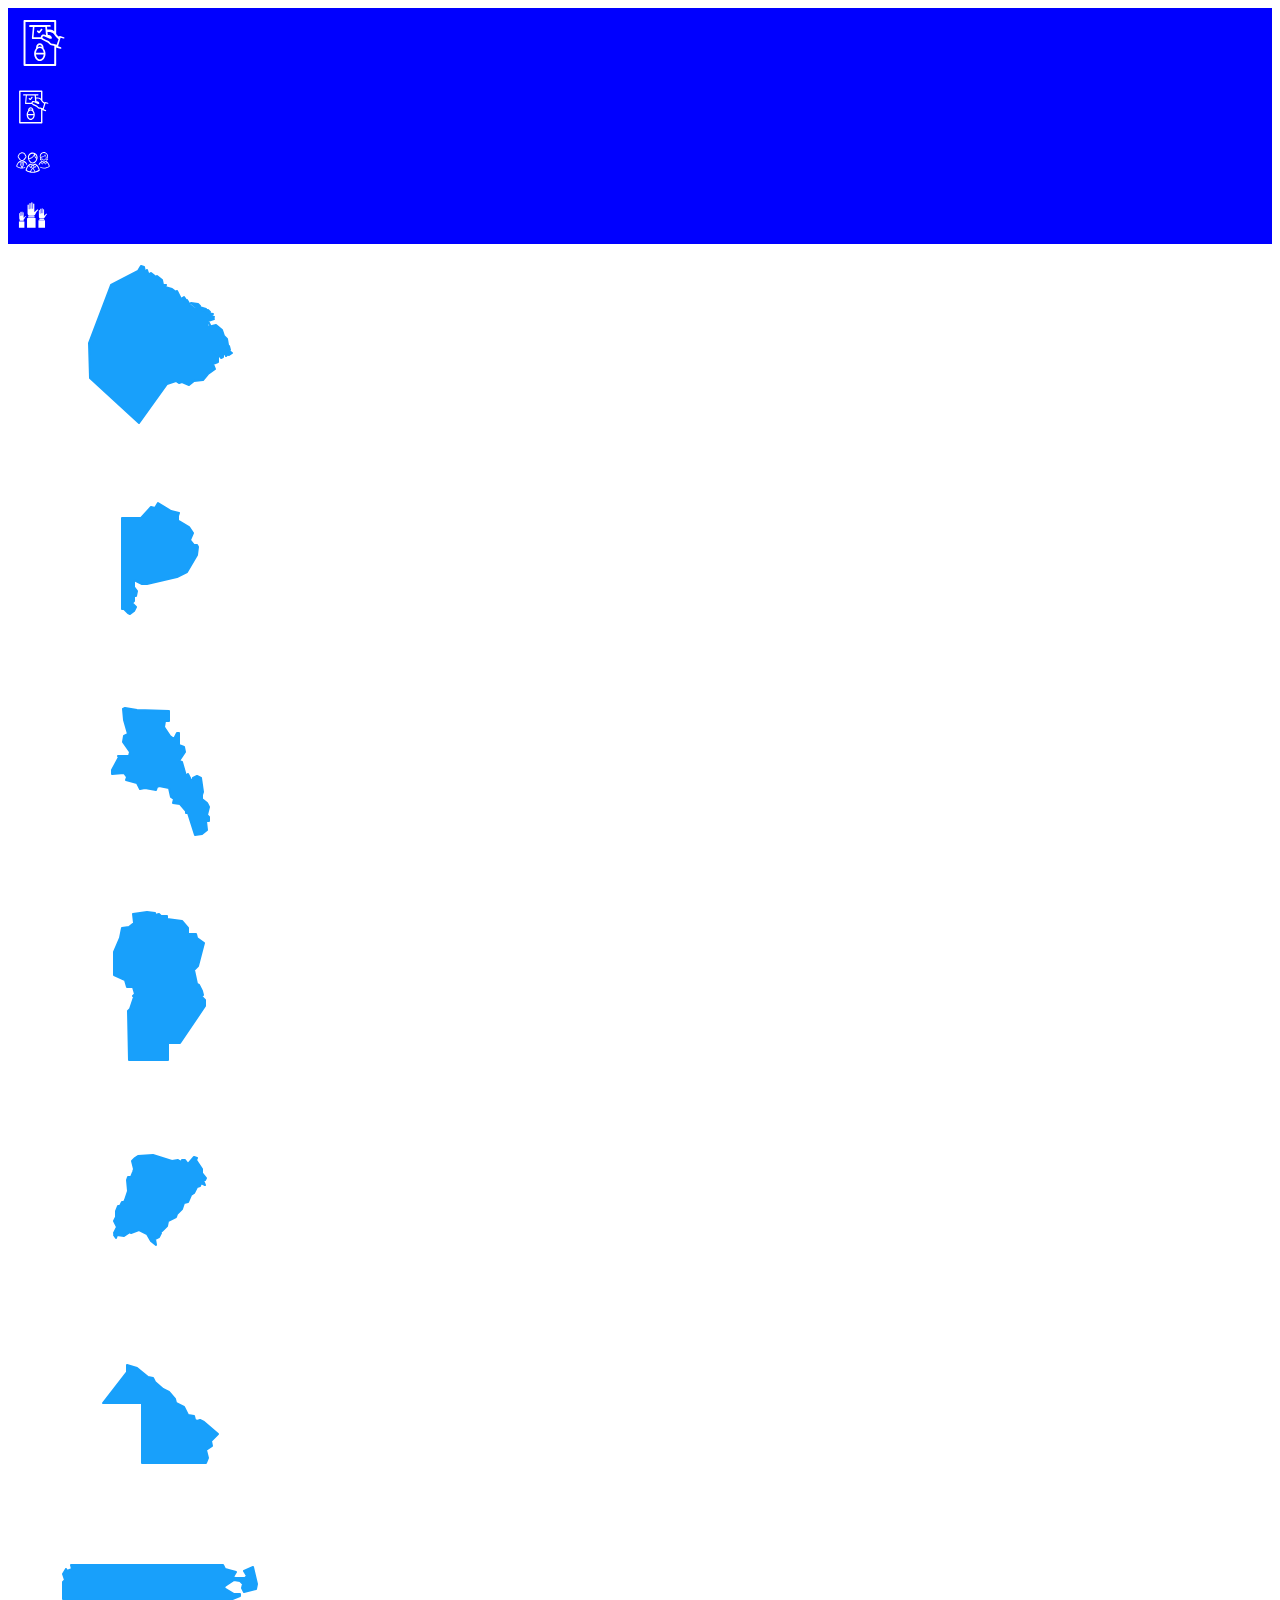
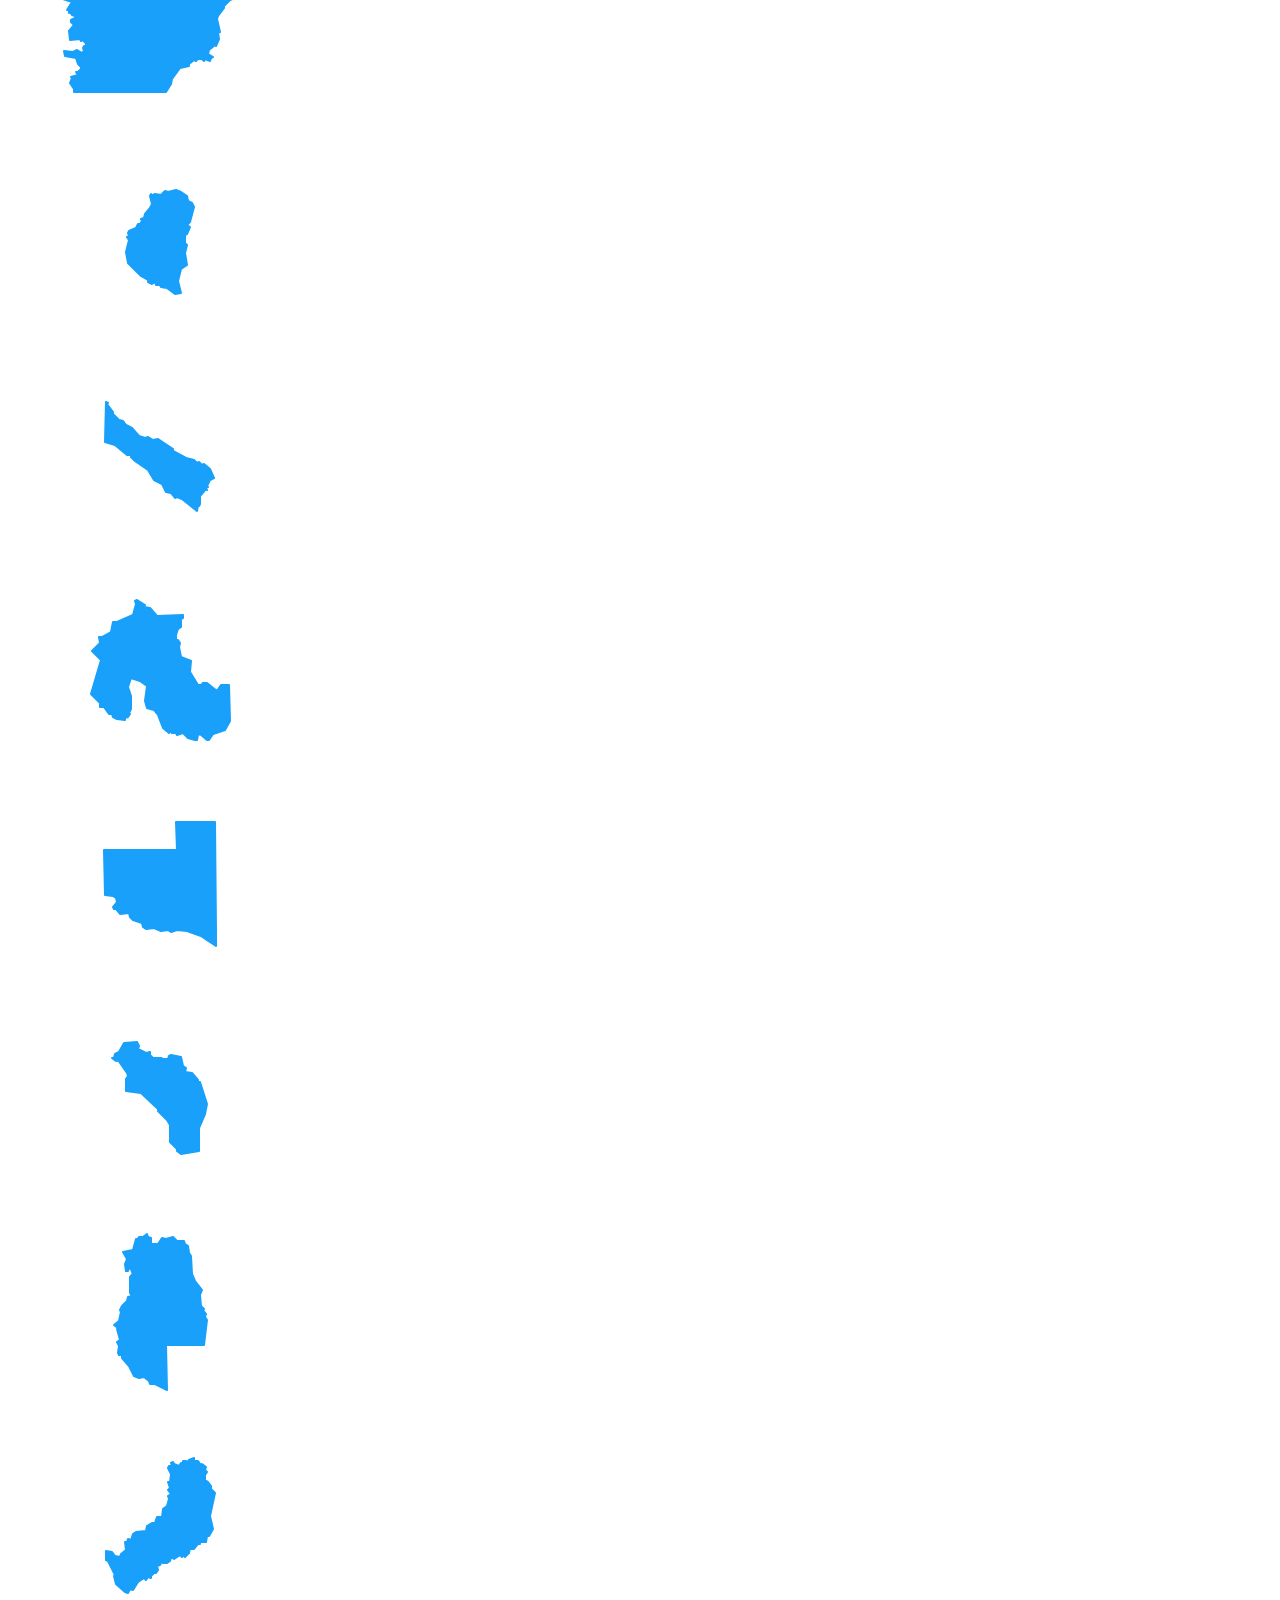
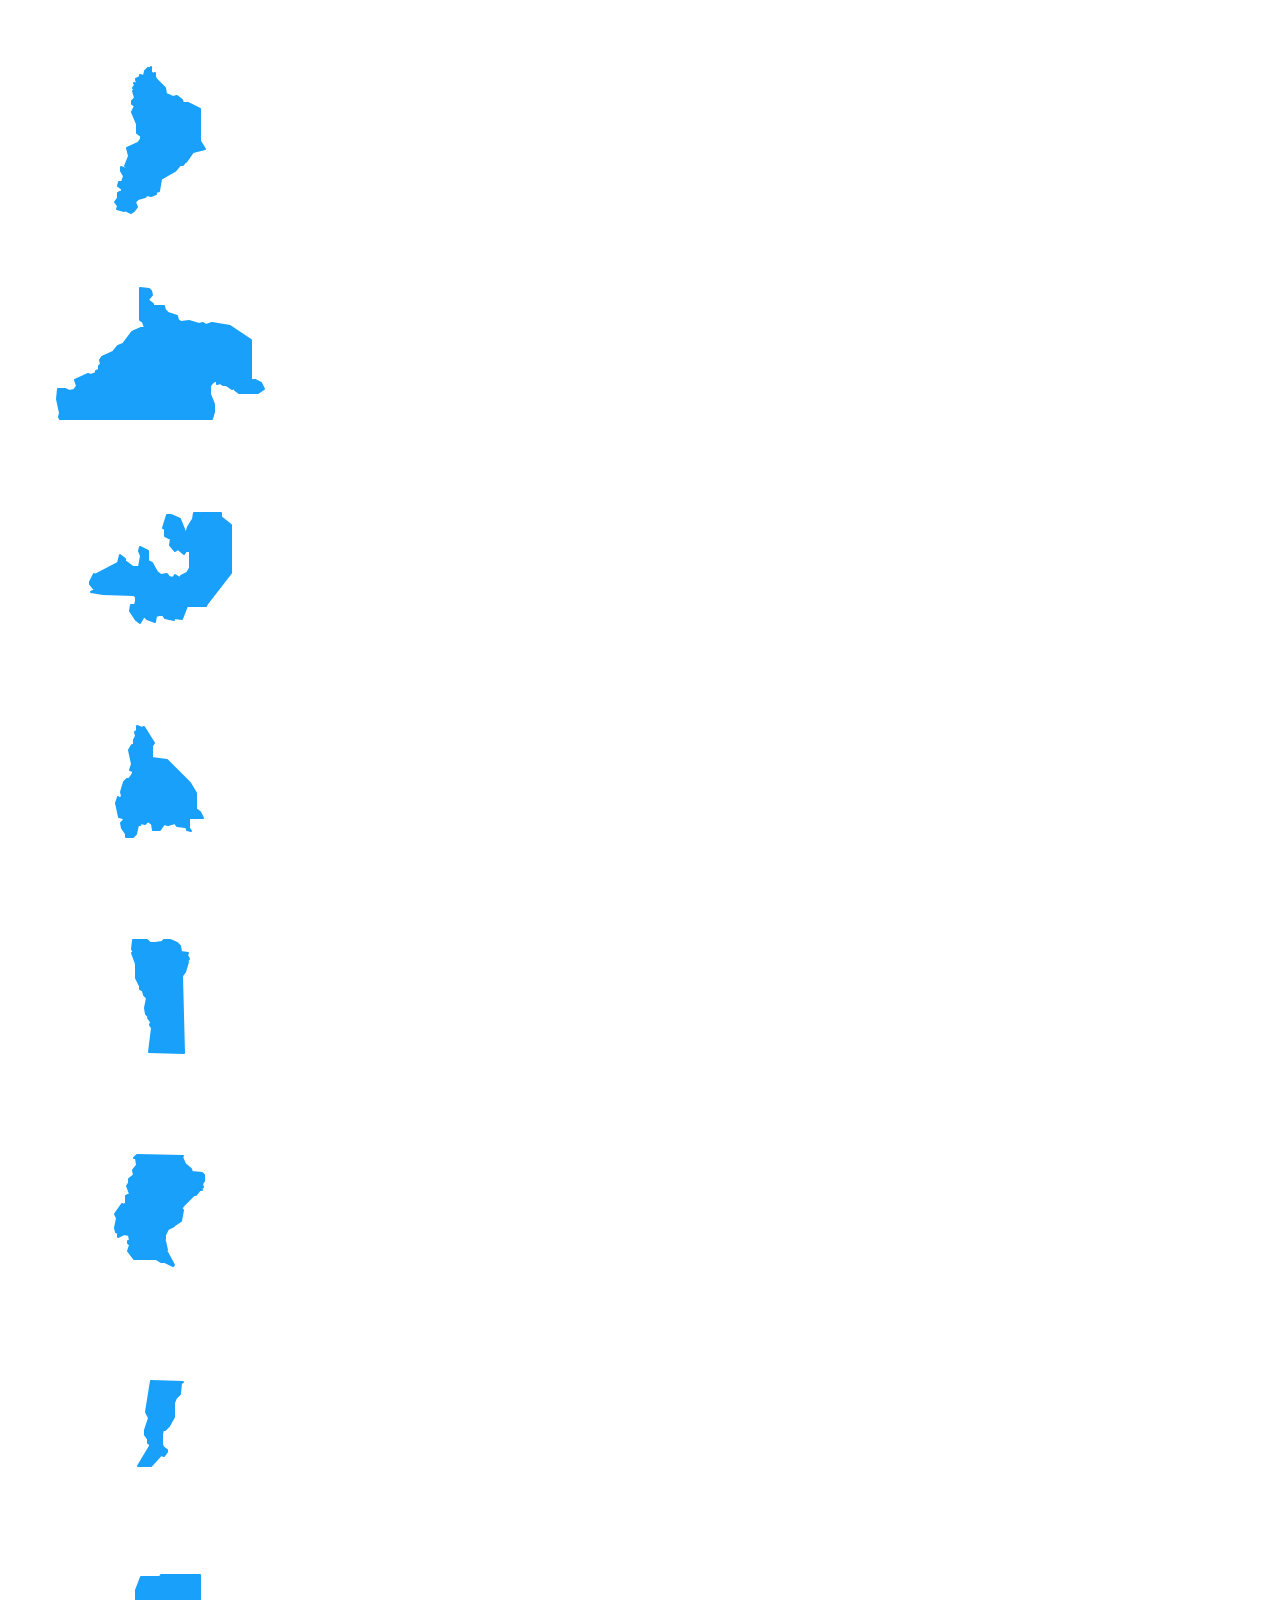
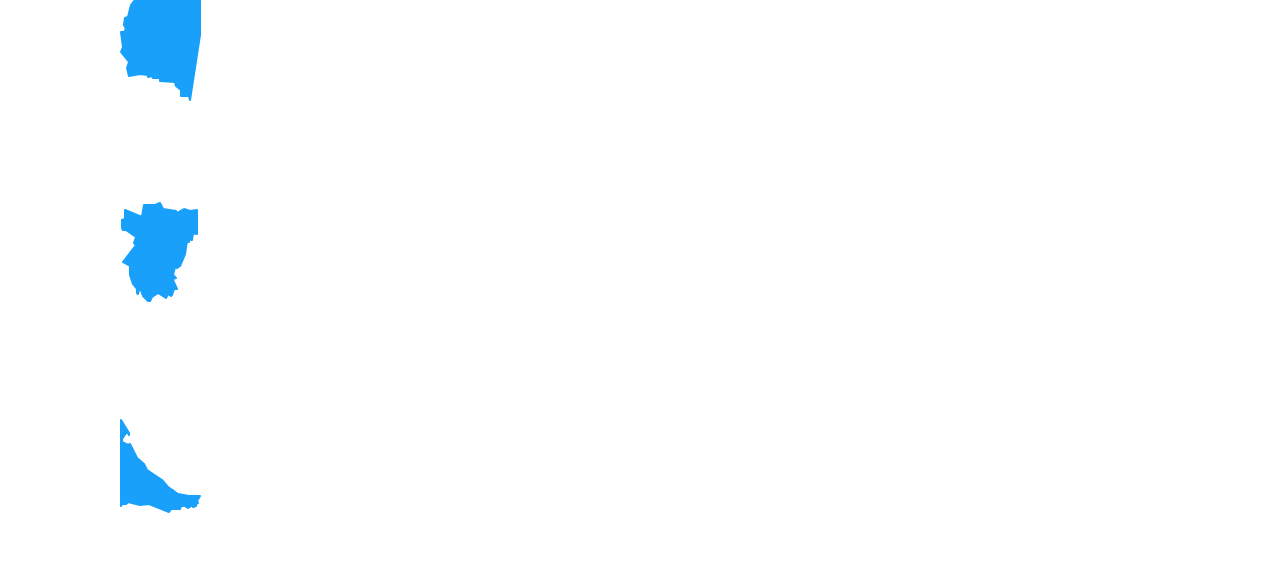
<file: iconosSVG.html>
<!DOCTYPE html>
<html lang="en">

<head>
    <meta charset="UTF-8">
    <meta name="viewport" content="width=device-width, initial-scale=1.0">
    <title>Document</title>
</head>

<body>
    <!--URNA-->
    <div style="background-color: blue;">
        <svg version="1.1" id="Capa_1" xmlns="http://www.w3.org/2000/svg" xmlns:xlink="http://www.w3.org/1999/xlink"
            x="0px" y="0px" width="841.889px" height="595.281px" viewBox="0 0 841.889 595.281"
            enable-background="new 0 0 841.889 595.281" xml:space="preserve" class="v-icon__component theme--light"
            style="font-size: 70px; height: 70px; width: 70px;">
            <g>
                <path fill="#FFFFFF"
                    d="M671.434,227.503l-43.614-14.145c-2.358-1.179-4.716-1.179-8.252,1.179 c-2.357,1.179-4.715,3.536-4.715,5.894l-1.179,3.536c-9.431-8.251-22.396-20.039-34.185-35.363V31.827 c0-7.072-5.894-11.788-11.788-11.788H198.746c-7.073,0-11.788,5.895-11.788,11.788v530.448c0,7.072,4.715,11.787,11.788,11.787 h368.955c7.073,0,11.788-4.715,11.788-11.787V348.917c1.179,2.357,3.536,3.536,4.715,4.716l44.794,14.145c1.179,0,2.357,0,3.536,0 c4.715,0,8.251-2.357,9.43-7.072s-1.179-10.609-5.894-12.967l0,0l-34.185-11.787l30.648-102.554l34.185,10.608l0,0 c4.715,1.179,10.608-1.179,12.966-7.072C679.685,234.576,676.149,228.682,671.434,227.503z M555.914,550.487H210.533V43.615 h345.381v113.162c-29.47-25.934-77.799-21.218-83.693-20.039l-3.536-34.185h35.363c5.894,0,10.609-4.715,10.609-10.609 c0-5.894-4.716-10.608-10.609-10.608H262.4c-4.715,2.357-9.43,7.072-9.43,12.966c0,5.895,4.715,10.609,10.608,10.609h35.363 l-11.787,132.022c0,2.357,1.179,5.894,2.357,8.251c2.357,2.358,4.715,3.537,7.072,3.537h103.731 c5.895,9.43,15.324,12.966,16.503,14.145c0,0,29.47,15.324,51.866,24.755c12.967,5.894,15.324,9.43,20.039,14.145 c2.357,3.537,5.894,7.073,10.609,10.609c14.146,12.967,34.185,14.146,40.078,15.324l17.682,4.715L555.914,550.487z M456.897,203.927l-8.251-3.536c-1.179-1.179-17.682-8.251-31.827-3.536c-8.251,2.357-14.145,8.251-18.86,17.682 c-2.357,4.715-3.536,8.251-3.536,12.967h-87.229l10.608-122.593h130.844L456.897,203.927z M585.383,319.448l-42.436-11.788 c-1.179,0-2.357,0-3.536,0c0,0-17.682,0-28.291-9.431c-3.536-3.536-5.894-7.072-8.251-9.43 c-5.894-7.073-11.788-12.967-27.112-20.039c-22.396-9.431-50.687-24.755-51.865-24.755c0,0-7.073-3.536-9.431-9.43 c-1.179-3.536-1.179-7.072,1.179-10.609c2.357-4.715,4.716-5.894,7.073-7.072c5.894-2.357,14.145,1.179,17.682,2.357l62.475,25.933 c4.715,1.18,15.324,4.716,22.396-2.357c4.715-4.715,3.536-11.787-2.357-21.218c-10.609-16.503-29.469-20.039-37.721-20.039 c-1.179,0-2.357,0-2.357,0c-1.179,0-2.357,0-3.536,0l0,0l-4.716-36.542l-1.179-8.251c0,0,0,0,1.179,09c0,0,56.581-8.252,76.621,24.754c15.323,25.933,38.899,50.688,56.58,62.475L585.383,319.448z">
                </path>
                <path fill="#FFFFFF"
                    d="M368.49,179.174c2.357,1.179,3.536,2.357,5.894,2.357l0,0l0,0c3.536,0,5.895-1.179,8.252-3.536 l29.469-35.363c3.536-4.715,2.357-10.609-1.179-14.146c-2.357-1.179-4.715-2.357-7.072-2.357c-2.358,0-4.716,1.179-7.073,3.536 l-12.966,15.324l-9.431,11.788l-5.894-4.716l-4.715-3.536c-4.716-3.536-10.609-2.357-14.146,2.357 c-3.536,4.716-2.357,10.609,2.357,14.146L368.49,179.174z">
                </path>
                <path fill="#FFFFFF"
                    d="M427.428,359.526c0-2.357,0-3.536,0-5.894c0,0,0,0,0-1.18l0,0l0,0c0-28.29-20.039-50.688-44.793-50.688 c-24.755,0-44.794,22.397-44.794,50.688l0,0l0,0c0,2.358,0,4.716,0,7.073c-14.145,16.503-23.575,40.078-23.575,67.189l0,0l0,0 c0,48.33,30.648,88.408,68.369,88.408c37.72,0,68.368-40.078,68.368-88.408l0,0l0,0 C451.003,399.604,441.573,376.029,427.428,359.526z M382.635,495.085c-23.576,0-43.615-25.933-47.151-57.76h94.302 C427.428,469.152,407.389,495.085,382.635,495.085z M406.21,344.202c-7.073-3.536-15.324-5.894-23.575-5.894 c-8.252,0-16.503,2.357-23.576,5.894c3.537-12.967,12.967-21.218,23.576-21.218C394.422,321.805,403.853,331.235,406.21,344.202z M382.635,358.347c23.575,0,43.614,24.754,47.15,57.76h-94.302C339.02,383.101,359.059,358.347,382.635,358.347z">
                </path>
            </g>
        </svg>

    </div>

    <!--Recuadros-->
    <div style="background-color: blue;">
        <svg version="1.1" id="Capa_1" xmlns="http://www.w3.org/2000/svg" xmlns:xlink="http://www.w3.org/1999/xlink"
            x="0px" y="0px" width="841.889px" height="595.281px" viewBox="0 0 841.889 595.281"
            enable-background="new 0 0 841.889 595.281" xml:space="preserve" class="v-icon__component theme--light"
            style="font-size: 50px; height: 50px; width: 50px;">
            <g>
                <path fill="#FFFFFF"
                    d="M671.434,227.503l-43.614-14.145c-2.358-1.179-4.716-1.179-8.252,1.179
                                                        c-2.357,1.179-4.715,3.536-4.715,5.894l-1.179,3.536c-9.431-8.251-22.396-20.039-34.185-35.363V31.827
                                                        c0-7.072-5.894-11.788-11.788-11.788H198.746c-7.073,0-11.788,5.895-11.788,11.788v530.448c0,7.072,4.715,11.787,11.788,11.787
                                                        h368.955c7.073,0,11.788-4.715,11.788-11.787V348.917c1.179,2.357,3.536,3.536,4.715,4.716l44.794,14.145c1.179,0,2.357,0,3.536,0
                                                        c4.715,0,8.251-2.357,9.43-7.072s-1.179-10.609-5.894-12.967l0,0l-34.185-11.787l30.648-102.554l34.185,10.608l0,0
                                                        c4.715,1.179,10.608-1.179,12.966-7.072C679.685,234.576,676.149,228.682,671.434,227.503z M555.914,550.487H210.533V43.615
                                                        h345.381v113.162c-29.47-25.934-77.799-21.218-83.693-20.039l-3.536-34.185h35.363c5.894,0,10.609-4.715,10.609-10.609
                                                        c0-5.894-4.716-10.608-10.609-10.608H262.4c-4.715,2.357-9.43,7.072-9.43,12.966c0,5.895,4.715,10.609,10.608,10.609h35.363
                                                        l-11.787,132.022c0,2.357,1.179,5.894,2.357,8.251c2.357,2.358,4.715,3.537,7.072,3.537h103.731
                                                        c5.895,9.43,15.324,12.966,16.503,14.145c0,0,29.47,15.324,51.866,24.755c12.967,5.894,15.324,9.43,20.039,14.145
                                                        c2.357,3.537,5.894,7.073,10.609,10.609c14.146,12.967,34.185,14.146,40.078,15.324l17.682,4.715L555.914,550.487z
                                                        M456.897,203.927l-8.251-3.536c-1.179-1.179-17.682-8.251-31.827-3.536c-8.251,2.357-14.145,8.251-18.86,17.682
                                                        c-2.357,4.715-3.536,8.251-3.536,12.967h-87.229l10.608-122.593h130.844L456.897,203.927z M585.383,319.448l-42.436-11.788
                                                        c-1.179,0-2.357,0-3.536,0c0,0-17.682,0-28.291-9.431c-3.536-3.536-5.894-7.072-8.251-9.43
                                                        c-5.894-7.073-11.788-12.967-27.112-20.039c-22.396-9.431-50.687-24.755-51.865-24.755c0,0-7.073-3.536-9.431-9.43
                                                        c-1.179-3.536-1.179-7.072,1.179-10.609c2.357-4.715,4.716-5.894,7.073-7.072c5.894-2.357,14.145,1.179,17.682,2.357l62.475,25.933
                                                        c4.715,1.18,15.324,4.716,22.396-2.357c4.715-4.715,3.536-11.787-2.357-21.218c-10.609-16.503-29.469-20.039-37.721-20.039
                                                        c-1.179,0-2.357,0-2.357,0c-1.179,0-2.357,0-3.536,0l0,0l-4.716-36.542l-1.179-8.251c0,0,0,0,1.179,0
                                                        c0,0,56.581-8.252,76.621,24.754c15.323,25.933,38.899,50.688,56.58,62.475L585.383,319.448z">
                </path>
                <path fill="#FFFFFF" d="M368.49,179.174c2.357,1.179,3.536,2.357,5.894,2.357l0,0l0,0c3.536,0,5.895-1.179,8.252-3.536
                                                        l29.469-35.363c3.536-4.715,2.357-10.609-1.179-14.146c-2.357-1.179-4.715-2.357-7.072-2.357c-2.358,0-4.716,1.179-7.073,3.536
                                                        l-12.966,15.324l-9.431,11.788l-5.894-4.716l-4.715-3.536c-4.716-3.536-10.609-2.357-14.146,2.357
                                                        c-3.536,4.716-2.357,10.609,2.357,14.146L368.49,179.174z">
                </path>
                <path fill="#FFFFFF"
                    d="M427.428,359.526c0-2.357,0-3.536,0-5.894c0,0,0,0,0-1.18l0,0l0,0c0-28.29-20.039-50.688-44.793-50.688
                                                        c-24.755,0-44.794,22.397-44.794,50.688l0,0l0,0c0,2.358,0,4.716,0,7.073c-14.145,16.503-23.575,40.078-23.575,67.189l0,0l0,0
                                                        c0,48.33,30.648,88.408,68.369,88.408c37.72,0,68.368-40.078,68.368-88.408l0,0l0,0
                                                        C451.003,399.604,441.573,376.029,427.428,359.526z M382.635,495.085c-23.576,0-43.615-25.933-47.151-57.76h94.302
                                                        C427.428,469.152,407.389,495.085,382.635,495.085z M406.21,344.202c-7.073-3.536-15.324-5.894-23.575-5.894
                                                        c-8.252,0-16.503,2.357-23.576,5.894c3.537-12.967,12.967-21.218,23.576-21.218C394.422,321.805,403.853,331.235,406.21,344.202z
                                                        M382.635,358.347c23.575,0,43.614,24.754,47.15,57.76h-94.302C339.02,383.101,359.059,358.347,382.635,358.347z">
                </path>
            </g>
        </svg>
    </div>
    <div style="background-color: blue;">
        <svg version="1.1" id="Layer_1" xmlns="http://www.w3.org/2000/svg" xmlns:xlink="http://www.w3.org/1999/xlink"
            x="0px" y="0px" width="841.889px" height="595.281px" viewBox="0 0 841.889 595.281"
            enable-background="new 0 0 841.889 595.281" xml:space="preserve" class="v-icon__component theme--light"
            style="font-size: 50px; height: 50px; width: 50px;">
            <title>comunidad</title>
            <path fill="#FFFFFF"
                d="M462.824,342.115h-0.59c-3.125-1.252-6.67-0.854-9.438,1.062c-10.771,7.341-23.424,11.436-36.453,11.797
                                                        c-13.2-0.436-26.022-4.519-37.043-11.797c-2.89-1.642-6.43-1.642-9.319,0c-54.148,26.779-76.682,98.859-71.845,112.897
                                                        c0.632,1.725,1.735,3.237,3.186,4.365c34.136,22.816,73.983,35.608,115.021,36.925c41.28-0.521,81.446-13.472,115.257-37.161
                                                        c1.454-1.173,2.557-2.724,3.186-4.482C539.387,440.739,516.973,368.659,462.824,342.115z M458.813,359.693
                                                        c5.067,2.88,9.848,6.237,14.275,10.027l-21.707,27.016l-21.353-26.426c10.135-1.979,19.866-5.647,28.784-10.854V359.693z
                                                        M434.039,395.084l-17.342,20.999c0,0,0,0.59,0,0.826c0,0.235,0,0,0-0.826l-17.224-20.999l17.578-21.471L434.039,395.084z
                                                        M373.992,359.693c8.952,5.199,18.728,8.83,28.902,10.735l-21.588,26.308l-22.061-27.252c4.616-3.762,9.55-7.117,14.746-10.027
                                                        V359.693z M315.007,447.464c5.307-26.169,17.715-50.372,35.863-69.957l25.6,32.088c1.272,1.329,3,2.13,4.837,2.241
                                                        c1.824-0.022,3.548-0.841,4.719-2.241l4.837-5.898l12.977,15.69l-31.853,52.497c-20.349-4.863-39.705-13.204-57.216-24.656
                                                        L315.007,447.464z M416.579,478.725c-10.703-0.196-21.366-1.381-31.852-3.539l31.852-52.143l32.088,52.496
                                                        c-10.662,1.965-21.481,2.952-32.323,2.95L416.579,478.725z M461.29,472.709l-32.441-52.851l12.977-15.69l4.955,5.898
                                                        c1.138,1.441,2.883,2.27,4.719,2.242l0,0c1.824-0.023,3.548-0.842,4.719-2.242l25.718-32.56
                                                        c18.07,19.442,30.544,43.411,36.099,69.367c-17.312,11.868-36.609,20.539-56.979,25.6L461.29,472.709z">
            </path>
            <path fill="#FFFFFF" d="M416.462,340.935c45.3,0,81.753-54.856,81.753-100.157c1.717-45.184-33.521-83.204-78.705-84.92
                                                        s-83.204,33.521-84.92,78.706c-0.078,2.07-0.078,4.144,0,6.214C334.59,286.079,371.043,340.935,416.462,340.935z M480.756,240.778
                                                        c0,1.298,0,2.596,0,3.894c-18.168-6.606-25.364-40.229-27.842-56.98C470.381,199.714,480.797,219.574,480.756,240.778z
                                                        M352.05,240.778c0.387-35.316,29.094-63.76,64.412-63.822c7.58,0.036,15.093,1.435,22.178,4.129
                                                        c-5.771,25.088-21.943,46.535-44.475,58.985c-12.627,7.394-27.523,9.911-41.88,7.079C352.168,244.553,352.05,242.666,352.05,240.778
                                                        z M362.549,260.244c13.056-0.269,25.851-3.71,37.278-10.028c19.154-10.271,34.437-26.506,43.531-46.244
                                                        c4.719,20.645,14.864,47.188,35.392,53.087c-6.96,32.56-33.268,66.418-62.406,66.418s-54.03-32.089-61.816-63.94
                                                        C357.182,259.952,359.863,260.188,362.549,260.244z"></path>
            <path fill="#FFFFFF"
                d="M542.454,249.036l0.944,3.186c0.522,1.727,0.839,3.508,0.943,5.309l0,0c-0.551,1.18-1.966,3.657-4.247,7.433
                                                        l-1.062,1.77c-1.563,2.695-1.181,6.096,0.943,8.376c6.438,6.525,14.637,11.034,23.595,12.977c0.584,0.114,1.185,0.114,1.77,0
                                                        c3.892,0.367,7.345-2.489,7.713-6.381c0.352-3.722-2.251-7.075-5.943-7.658c-4.577-1.021-8.934-2.859-12.859-5.427
                                                        c1.602-2.582,2.87-5.356,3.775-8.258c0.116-1.177,0.116-2.362,0-3.539c-0.062-3.077-0.537-6.133-1.416-9.083l-0.943-3.422
                                                        c0-1.298-0.826-2.595-1.18-3.893v-1.18c-3.318-7.425-5.047-15.462-5.073-23.595c0.729-30.418,25.977-54.486,56.395-53.759
                                                        s54.486,25.977,53.759,56.395c-0.187,7.795-2.025,15.461-5.395,22.492l-2.124,7.433c-0.941,3.021-1.457,6.157-1.533,9.319
                                                        c-0.116,1.177-0.116,2.362,0,3.539c-0.056,0.352-0.056,0.71,0,1.062c0.976,2.515,2.201,4.926,3.657,7.196
                                                        c-2.936,1.979-6.159,3.49-9.556,4.483c-3.891,0.815-6.383,4.629-5.567,8.52c0.815,3.89,4.63,6.382,8.52,5.566
                                                        c0.443-0.093,0.877-0.228,1.294-0.401c7.512-2.082,14.32-6.159,19.701-11.797c2.093-2.286,2.518-5.642,1.062-8.376l-1.062-1.77
                                                        c-0.943-1.534-3.421-5.663-4.246-7.314v-0.59c0.017-1.81,0.336-3.604,0.943-5.309c0.59-2.478,1.298-4.837,1.77-6.371
                                                        c15.945-34.834,0.633-75.999-34.201-91.944s-75.999-0.633-91.944,34.201c-8.279,18.087-8.396,38.857-0.319,57.036L542.454,249.036z">
            </path>
            <path fill="#FFFFFF" d="M642.375,297.64c-2.532-1.03-5.412-0.72-7.668,0.825c-8.872,5.963-19.276,9.24-29.965,9.438
                                                        c-10.801-0.386-21.289-3.732-30.318-9.674c-2.138-1.544-4.956-1.771-7.313-0.59l0,0c-23.636,13.269-41.938,34.323-51.789,59.575
                                                        c3.657,4.247,7.078,8.612,10.263,12.977c5.804-16.099,14.791-30.863,26.426-43.413l24.42,27.134
                                                        c0.923,1.054,2.257,1.656,3.657,1.651l0,0c1.508-0.124,2.886-0.899,3.775-2.124l20.526-29.729l20.881,30.201
                                                        c0.928,1.18,2.285,1.943,3.775,2.123l0,0c1.43-0.02,2.79-0.615,3.774-1.651l24.893-27.134c15.105,16.03,25.513,35.905,30.082,57.452
                                                        c-24.783,16.33-53.728,25.214-83.405,25.6c-22.516-0.792-44.649-6.045-65.12-15.454c3.217,5.863,6.131,11.888,8.73,18.05
                                                        c18.353,6.987,37.713,10.971,57.334,11.797c33.779-0.463,66.647-11.022,94.376-30.318c1.199-0.993,2.098-2.301,2.596-3.775
                                                        C705.608,378.923,687.204,319.819,642.375,297.64z M579.615,342.705l-20.881-22.65c3.726-2.86,7.67-5.425,11.797-7.668
                                                        c7.562,4.349,15.827,7.343,24.42,8.848L579.615,342.705z M629.989,342.705l-14.864-21.353c8.595-1.564,16.855-4.598,24.42-8.966
                                                        c4.164,2.182,8.113,4.749,11.797,7.668L629.989,342.705z"></path>
            <path fill="#FFFFFF"
                d="M628.337,190.877c-1.385-2.284-4.359-3.014-6.644-1.628c-1.115,0.676-1.91,1.773-2.204,3.044
                                                        c-6.253,27.959-24.774,29.492-39.639,30.79c-8.729,0.708-18.639,1.651-18.639,11.207c0,24.185,19.465,53.323,43.53,53.323
                                                        c24.066,0,43.649-29.139,43.649-53.323C643.531,219.045,636.794,204.462,628.337,190.877z M604.743,278.057
                                                        c-17.932,0-33.976-24.42-34.094-43.649c3.214-1.169,6.607-1.768,10.027-1.77c13.213-1.18,34.447-2.949,44.711-27.251
                                                        c5.456,9.175,9.925,18.903,13.331,29.021C638.719,253.637,622.792,278.057,604.743,278.057z">
            </path>
            <path fill="#FFFFFF" d="M313.709,362.996c3.304-4.011,6.843-7.903,10.5-11.797c-10.078-22.699-27.316-41.47-49.076-53.44l0,0
                                                        c-2.572-1.03-5.487-0.721-7.786,0.825c-8.815,5.99-19.19,9.271-29.847,9.438c-10.771-0.347-21.232-3.697-30.2-9.674
                                                        c-2.422-1.345-5.365-1.345-7.786,0c-44.476,22.061-62.879,81.046-58.985,92.606c0.544,1.449,1.483,2.717,2.713,3.657
                                                        c28.015,18.697,60.712,29.161,94.377,30.201c16.017-0.268,31.911-2.851,47.188-7.669c1.908-5.903,4.153-11.693,6.724-17.341
                                                        c-14.479,5.61-29.701,9.067-45.183,10.263l25.01-51.553c1.152-2.354,0.273-5.196-2.005-6.488l-10.146-5.898l21.234-27.605
                                                        C295.008,330.396,306.432,345.669,313.709,362.996z M153.741,384.349c5.684-25.848,19.895-49.032,40.346-65.828l21.234,27.487
                                                        l-10.146,5.898c-2.234,1.332-3.06,4.165-1.887,6.488l24.892,51.554C201.697,407.4,176.191,398.629,153.741,384.349z
                                                        M232.192,396.146l-18.285-37.751l10.971-6.488c1.257-0.7,2.157-1.9,2.478-3.304c0.226-1.408-0.114-2.85-0.943-4.011l-24.303-32.088
                                                        l0,0c9.059,5.185,19.108,8.401,29.493,9.438c0.472,22.65,0.708,55.564,0.59,73.731V396.146z M247.764,344.593
                                                        c-1.677,2.163-1.283,5.275,0.879,6.952c0.171,0.132,0.35,0.253,0.536,0.362l10.972,6.488l-17.932,38.341c0-12.505,0-35.392,0-74.204
                                                        c10.56-1.072,20.771-4.369,29.965-9.673l0,0L247.764,344.593z">
            </path>
            <path fill="#FFFFFF"
                d="M180.521,255.171c5.19,10.382,23.594,41.525,56.743,41.525c33.15,0,51.554-31.144,56.744-41.525
                                                        c7.55-3.822,12.906-10.921,14.511-19.229c4.03-10.152,3.024-21.612-2.714-30.908c-1.321-1.697-2.869-3.205-4.601-4.482
                                                        c-9.042-35.281-44.972-56.552-80.253-47.51c-23.321,5.977-41.532,24.188-47.509,47.51c-1.962,1.255-3.68,2.854-5.073,4.719
                                                        c-5.66,9.234-6.664,20.588-2.713,30.672C167.249,244.36,172.775,251.508,180.521,255.171z M180.521,214.235
                                                        c1.003-1.31,2.491-2.16,4.129-2.359l0,0c0.77,0.139,1.506-0.372,1.645-1.142c0.003-0.013,0.005-0.025,0.007-0.038
                                                        c3.3-27.756,28.475-47.581,56.23-44.281c23.217,2.76,41.521,21.064,44.28,44.281c0.178,0.805,0.959,1.325,1.77,1.18
                                                        c1.693,0.124,3.247,0.987,4.247,2.359c1.651,2.241,3.067,7.078,0,17.342c-1.415,4.954-4.247,10.735-8.848,9.438
                                                        c-0.716-0.241-1.494,0.122-1.77,0.825c-7.668,19.584-24.892,39.284-45.772,39.284s-38.223-19.818-45.891-39.52
                                                        c-0.238-0.571-0.797-0.944-1.416-0.944l0,0c-4.601,1.534-7.55-4.364-8.966-9.319c-2.595-10.027-1.18-14.864,0.473-17.105H180.521z">
            </path>
        </svg>
    </div>
    <div style="background-color: blue;">
        <svg version="1.1" id="Layer_1" xmlns="http://www.w3.org/2000/svg" xmlns:xlink="http://www.w3.org/1999/xlink"
            x="0px" y="0px" width="841.889px" height="595.281px" viewBox="0 0 841.889 595.281"
            enable-background="new 0 0 841.889 595.281" xml:space="preserve" class="v-icon__component theme--light"
            style="font-size: 50px; height: 50px; width: 50px;">
            <title>participacion</title>
            <path fill="#FFFFFF"
                d="M508.832,212.347c-2.05-2.229-4.488-4.068-7.195-5.427c-2.793-1.033-5.824-1.238-8.73-0.59
                c-1.705,0.26-3.37,0.735-4.955,1.416c-10.957,5.935-20.277,14.485-27.133,24.892c-4.26,6.344-10.35,11.24-17.46,14.038V116.909
                c1.236-5.799-2.462-11.501-8.261-12.737s-11.502,2.462-12.737,8.261c-0.315,1.476-0.315,3.001,0,4.477v70.782
                c0,2.802-2.271,5.073-5.073,5.073s-5.072-2.271-5.072-5.073V97.326c0.751-6.472-3.886-12.327-10.357-13.079
                c-0.048-0.006-0.095-0.011-0.143-0.016c-6.479,0.673-11.188,6.473-10.515,12.953c0.005,0.047,0.011,0.095,0.016,0.142v90.247
                c0,2.802-2.271,5.073-5.072,5.073c-2.802,0-5.073-2.271-5.073-5.073v-80.81c0.771-6.364-3.682-12.18-10.027-13.095
                c-6.48,0.673-11.188,6.473-10.515,12.953c0.005,0.047,0.01,0.095,0.016,0.142v90.365c0,2.802-2.271,5.073-5.073,5.073
                s-5.072-2.271-5.072-5.073v-61.816c0.751-6.472-3.886-12.327-10.357-13.079c-0.048-0.005-0.095-0.011-0.143-0.016
                c-6.48,0.674-11.188,6.473-10.515,12.953c0.005,0.047,0.01,0.095,0.016,0.142v128.234c-1.572,18.48,6.725,36.419,21.824,47.188
                h81.636c11.325-6.8,20.806-16.28,27.605-27.605c2.595-4.837,4.837-9.319,7.078-13.566c6.687-16.377,16.459-31.315,28.785-44.003
                c3.446-2.846,7.115-5.409,10.971-7.668c1.093-0.64,1.863-1.711,2.123-2.949C509.631,214.033,509.414,213.078,508.832,212.347z">
            </path>
            <path fill="#FFFFFF" d="M328.573,348.25h127.645c4.495,0,8.14,3.645,8.14,8.14l0,0v154.66l0,0H320.552l0,0V356.272
                C320.615,351.868,324.17,348.313,328.573,348.25z"></path>
            <rect x="339.073" y="317.695" fill="#FFFFFF" width="108.061" height="22.533"></rect>
            <path fill="#FFFFFF" d="M657.24,282.422c-1.578-1.706-3.458-3.105-5.544-4.129c-2.162-0.592-4.444-0.592-6.606,0
                c-1.346,0.213-2.655,0.61-3.894,1.18c-8.328,4.552-15.416,11.073-20.645,18.993c-3.306,4.799-7.938,8.529-13.331,10.736v-99.804
                c1.083-4.431-1.632-8.899-6.062-9.982c-4.431-1.082-8.899,1.632-9.982,6.062c-0.314,1.288-0.314,2.632,0,3.92V263.9
                c0.207,2.307-1.473,4.354-3.774,4.602c-2.343-0.122-4.143-2.12-4.021-4.462c0.002-0.047,0.005-0.093,0.009-0.14v-69.484
                c1.083-4.431-1.632-8.899-6.062-9.981c-4.431-1.083-8.899,1.631-9.982,6.062c-0.314,1.288-0.314,2.632,0,3.92v69.013
                c0.373,2.117-1.041,4.137-3.159,4.51c-2.117,0.372-4.136-1.042-4.509-3.159c-0.078-0.447-0.078-0.904,0-1.351v-61.816
                c0.939-4.463-1.918-8.843-6.381-9.781c-4.463-0.939-8.842,1.917-9.781,6.381c-0.235,1.121-0.235,2.279,0,3.4v69.721
                c0.737,2.02-0.303,4.255-2.322,4.992c-2.02,0.736-4.254-0.303-4.991-2.322c-0.315-0.862-0.315-1.808,0-2.67v-47.188
                c0.938-4.463-1.918-8.842-6.381-9.781s-8.843,1.918-9.781,6.381c-0.236,1.121-0.236,2.279,0,3.4v98.152
                c-1.186,13.88,4.937,27.377,16.162,35.627h62.524c8.877-5.241,16.299-12.623,21.588-21.471l5.309-10.382
                c5.146-12.51,12.633-23.922,22.061-33.622c2.67-2.135,5.467-4.104,8.376-5.898c0.834-0.489,1.431-1.3,1.652-2.241
                C657.869,283.641,657.694,282.938,657.24,282.422z"></path>
            <path fill="#FFFFFF" d="M519.332,386.472h97.68c3.453,0,6.252,2.799,6.252,6.252v117.971l0,0H512.608l0,0V392.724
                c-0.01-3.453,2.781-6.26,6.234-6.27C519.006,386.454,519.169,386.46,519.332,386.472z">
            </path>
            <rect x="527.354" y="363.114" fill="#FFFFFF" width="82.698" height="17.224"></rect>
            <path fill="#FFFFFF" d="M304.508,320.173c-1.309-1.415-2.869-2.575-4.602-3.421c-1.851-0.524-3.812-0.524-5.662,0l-3.186,0.943
                c-6.955,3.823-12.869,9.291-17.224,15.927c-2.748,4.048-6.654,7.173-11.207,8.966v-83.76c0.419-4.117-2.505-7.824-6.606-8.376
                c-4.149,0.493-7.14,4.218-6.725,8.376v45.536c0.135,1.95-1.337,3.641-3.287,3.774c-0.005,0.001-0.011,0.001-0.016,0.001
                c-1.909-0.187-3.322-1.861-3.186-3.775v-57.688c0.352-4.139-2.607-7.824-6.725-8.376c-4.116,0.552-7.075,4.237-6.724,8.376v57.688
                c0.343,1.792-0.831,3.523-2.623,3.866c-1.792,0.344-3.522-0.831-3.865-2.623c-0.079-0.41-0.079-0.832,0-1.243v-51.671
                c0.412-4.134-2.593-7.824-6.725-8.258c-4.1,0.493-7.071,4.144-6.725,8.258v57.688c0.001,1.759-1.425,3.186-3.184,3.187
                s-3.186-1.425-3.187-3.184c0-0.001,0-0.002,0-0.003v-39.049c0.352-4.139-2.607-7.824-6.725-8.376
                c-4.149,0.493-7.139,4.218-6.725,8.376v82.58c-1.079,11.861,4.222,23.405,13.921,30.318h52.144
                c7.469-4.531,13.645-10.91,17.931-18.521l4.483-8.612c4.286-10.447,10.533-19.979,18.403-28.077c2.212-1.854,4.58-3.511,7.078-4.954
                c0.715-0.38,1.199-1.085,1.298-1.888C305.219,321.508,305.073,320.68,304.508,320.173z">
            </path>
            <path fill="#FFFFFF" d="M189.368,406.999h81.518c2.867,0,5.19,2.324,5.19,5.191v98.859l0,0h-91.898l0,0V412.19
                C184.178,409.323,186.501,406.999,189.368,406.999z"></path>
            <rect x="195.975" y="387.534" fill="#FFFFFF" width="69.013" height="14.393"></rect>
        </svg>
    </div>


    <!--Mapas-->
    <!--//Ciudad Autónoma de Buenos Aires//-->
<svg height="210" width="800"><path class="leaflet-interactive" stroke="#18a0fb" stroke-opacity="1" stroke-width="2" stroke-linecap="round" stroke-linejoin="round" fill="#18a0fb" fill-opacity="1" fill-rule="evenodd" d="M182 61L179 56L176 58L178 56L176 53L173 55L169 47L168 48L164 45L157 43L158 41L155 41L154 36L149 32L148 33L143 29L142 30L145 32L140 29L138 32L137 30L140 29L139 26L137 28L136 23L133 22L130 27L103 41L81 99L82 134L131 179L159 140L168 137L171 139L174 138L181 141L186 137L195 136L200 130L207 125L205 120L210 118L210 112L205 107L210 110L213 114L215 113L215 110L217 110L218 112L219 111L217 109L221 111L224 109L220 106L222 106L221 102L218 102L216 104L215 103L217 102L212 102L220 101L219 95L216 92L214 86L208 81L200 83L199 80L201 79L202 81L200 77L206 75L203 75L203 73L206 73L201 71L205 70L199 69L198 68L202 68L200 66L195 67L194 66L198 65L188 62L192 62L190 60L183 59L189 64L187 65z"></path></svg>

<!--//Buenos Aires//-->
<svg height="210" width="800"><path class="leaflet-interactive" stroke="#18a0fb" stroke-opacity="1" stroke-width="2" stroke-linecap="round" stroke-linejoin="round" fill="#18a0fb" fill-opacity="1" fill-rule="evenodd" d="M171 55L163 53L150 45L147 50L143 49L133 60L114 60L114 151L116 151L120 155L122 156L126 153L128 149L124 145L126 143L126 138L128 138L129 133L126 129L126 122L134 126L139 126L169 119L179 114L189 97L190 89L189 87L186 87L182 82L185 75L181 69L171 63L170 64L170 58z"></path></svg>

<!--//Catamarca//-->
<svg height="210" width="800"><path class="leaflet-interactive" stroke="#18a0fb" stroke-opacity="1" stroke-width="2" stroke-linecap="round" stroke-linejoin="round" fill="#18a0fb" fill-opacity="1" fill-rule="evenodd" d="M194 123L195 120L193 106L189 104L185 106L185 108L183 108L180 102L178 104L174 90L171 89L177 80L176 75L171 73L171 61L169 61L166 67L162 64L156 55L157 49L161 49L161 39L129 38L117 36L115 37L116 48L120 62L116 64L115 70L122 80L121 84L110 84L111 85L104 98L104 102L116 101L119 105L118 108L129 111L132 117L137 116L148 118L149 115L151 114L161 116L163 125L166 127L165 131L172 132L178 139L178 141L180 141L187 163L194 162L199 158L198 149L201 149L201 145L199 143L201 135L199 131L194 127L194 124z"></path></svg>

<!--//Córdoba//-->
<svg height="210" width="800"><path class="leaflet-interactive" stroke="#18a0fb" stroke-opacity="1" stroke-width="2" stroke-linecap="round" stroke-linejoin="round" fill="#18a0fb" fill-opacity="1" fill-rule="evenodd" d="M125 101L127 108L125 110L126 111L122 123L120 125L121 174L160 174L160 157L172 157L197 120L197 114L193 110L195 109L194 105L191 99L189 98L186 84L190 80L196 57L189 52L188 48L180 48L180 42L174 35L159 33L159 30L153 30L151 28L147 29L147 27L139 26L125 28L126 37L121 41L114 42L112 52L106 66L106 89L117 94L119 101z"></path></svg>

<!--//Corrientes//-->
<svg height="210" width="800"><path class="leaflet-interactive" stroke="#18a0fb" stroke-opacity="1" stroke-width="2" stroke-linecap="round" stroke-linejoin="round" fill="#18a0fb" fill-opacity="1" fill-rule="evenodd" d="M106 135L108 138L109 135L116 136L122 132L123 133L131 130L139 134L143 141L148 145L147 139L151 137L153 133L152 131L154 131L159 126L160 121L168 117L169 114L174 109L176 103L180 102L183 95L186 93L189 87L192 86L193 83L197 85L195 80L197 80L198 78L194 73L194 69L188 60L189 58L186 57L180 64L177 60L174 60L173 62L170 60L164 61L145 55L130 56L127 58L124 61L126 69L125 72L123 77L120 77L119 80L120 91L117 100L116 102L114 102L112 106L110 106L108 111L108 117L106 121L109 127L106 133L107 135z"></path></svg>

<!--//Chaco//-->
<svg height="210" width="800"><path class="leaflet-interactive" stroke="#18a0fb" stroke-opacity="1" stroke-width="2" stroke-linecap="round" stroke-linejoin="round" fill="#18a0fb" fill-opacity="1" fill-rule="evenodd" d="M152 149L198 149L200 144L198 136L204 132L203 127L210 120L196 108L192 106L189 107L187 106L186 102L180 101L176 93L168 89L167 85L161 78L155 75L147 68L145 64L140 63L129 54L119 51L119 58L95 89L134 89L134 149z"></path></svg>

<!--//Chubut//-->
<svg height="210" width="800"><path class="leaflet-interactive" stroke="#18a0fb" stroke-opacity="1" stroke-width="2" stroke-linecap="round" stroke-linejoin="round" fill="#18a0fb" fill-opacity="1" fill-rule="evenodd" d="M94 37L63 37L64 41L59 43L58 41L55 46L57 52L55 54L55 71L64 74L59 82L61 82L61 85L62 84L64 87L67 88L67 90L63 92L63 94L66 97L61 103L62 112L72 111L73 113L75 112L78 116L78 118L76 118L75 120L76 123L74 125L69 122L65 124L56 123L57 128L68 130L70 136L73 139L73 141L70 144L68 144L70 147L63 149L64 150L62 155L66 161L66 164L158 164L163 156L164 151L172 140L181 138L181 136L186 132L188 133L190 131L194 131L196 133L197 131L202 133L203 130L205 129L200 126L201 122L207 117L208 118L211 111L210 105L212 104L209 91L210 88L216 80L216 78L222 72L232 68L232 66L226 66L216 60L217 58L226 52L232 53L235 56L234 60L236 64L248 61L249 56L245 39L236 43L239 48L237 50L227 50L225 49L228 44L217 41L215 37L105 37z"></path></svg>

<!--//Entre Rios//-->
<svg height="210" width="800"><path class="leaflet-interactive" stroke="#18a0fb" stroke-opacity="1" stroke-width="2" stroke-linecap="round" stroke-linejoin="round" fill="#18a0fb" fill-opacity="1" fill-rule="evenodd" d="M168 48L160 50L157 49L153 53L147 52L145 53L145 55L143 52L142 54L144 62L142 66L137 72L136 76L133 77L134 79L132 82L130 82L128 86L121 89L120 91L121 94L119 95L121 98L118 110L120 121L133 134L140 138L140 140L144 142L147 140L148 143L152 143L153 145L159 146L167 152L173 151L170 139L173 127L179 123L177 111L179 103L177 101L177 93L179 92L182 85L179 83L182 80L186 65L184 61L180 59L179 54L173 50z"></path></svg>

<!--//Formosa//-->
<svg height="210" width="800"><path class="leaflet-interactive" stroke="#18a0fb" stroke-opacity="1" stroke-width="2" stroke-linecap="round" stroke-linejoin="round" fill="#18a0fb" fill-opacity="1" fill-rule="evenodd" d="M98 46L97 86L107 89L119 99L123 99L123 101L127 105L140 114L146 124L154 128L158 136L163 137L167 142L169 141L174 143L189 155L190 149L191 150L192 148L192 140L198 133L199 134L198 132L200 131L199 130L202 124L206 122L202 113L196 108L194 109L191 106L189 107L186 104L178 102L165 95L165 93L150 83L145 84L140 81L137 82L131 80L124 72L118 69L115 65L111 64L105 58L105 56L99 48L100 47z"></path></svg>

<!--//Jujuy//-->
<svg height="210" width="800"><path class="leaflet-interactive" stroke="#18a0fb" stroke-opacity="1" stroke-width="2" stroke-linecap="round" stroke-linejoin="round" fill="#18a0fb" fill-opacity="1" fill-rule="evenodd" d="M190 115L182 102L183 91L173 87L171 77L172 73L170 70L168 70L168 65L170 59L173 57L173 49L175 48L175 45L149 46L142 38L136 37L137 35L129 30L127 31L128 34L125 45L109 52L105 52L103 62L94 67L91 67L92 73L84 81L93 90L83 124L92 133L92 137L96 137L101 144L104 144L105 147L109 149L117 150L117 148L120 147L122 144L121 143L123 139L123 126L120 117L123 108L132 111L139 116L137 131L139 138L146 140L150 145L155 158L161 163L162 161L164 163L168 163L169 165L175 163L180 168L187 170L189 170L190 165L192 164L199 170L201 170L205 164L217 160L222 151L221 115L213 115L209 121L199 113L195 113L193 115z"></path></svg>

<!--//La Pampa//-->
<svg height="210" width="800"><path class="leaflet-interactive" stroke="#18a0fb" stroke-opacity="1" stroke-width="2" stroke-linecap="round" stroke-linejoin="round" fill="#18a0fb" fill-opacity="1" fill-rule="evenodd" d="M208 148L207 38L168 38L169 66L96 66L97 111L105 112L108 114L109 118L105 123L106 125L108 125L112 130L121 129L122 133L125 136L134 139L135 143L138 145L146 144L153 147L160 146L163 148L169 146L179 147L193 152L208 162z"></path></svg>

<!--//La Rioja//-->
<svg height="210" width="800"><path class="leaflet-interactive" stroke="#18a0fb" stroke-opacity="1" stroke-width="2" stroke-linecap="round" stroke-linejoin="round" fill="#18a0fb" fill-opacity="1" fill-rule="evenodd" d="M153 60L145 60L142 57L142 54L138 55L130 51L131 48L129 44L116 45L111 54L107 56L106 60L104 60L108 63L110 62L119 75L120 78L118 81L118 93L133 95L150 111L150 113L159 122L162 127L162 144L169 151L169 153L173 156L191 153L191 130L197 116L199 106L192 84L190 84L190 82L184 75L177 74L178 70L175 68L173 59L163 57L161 58L160 61L155 61z"></path></svg>

<!--//Mendoza//-->
<svg height="210" width="800"><path class="leaflet-interactive" stroke="#18a0fb" stroke-opacity="1" stroke-width="2" stroke-linecap="round" stroke-linejoin="round" fill="#18a0fb" fill-opacity="1" fill-rule="evenodd" d="M124 60L125 61L122 65L122 81L124 84L120 85L119 89L114 94L112 98L113 100L111 109L106 113L110 116L109 117L112 128L109 130L111 134L110 141L111 143L114 143L114 146L121 154L126 164L131 166L136 165L141 169L142 172L147 172L159 178L158 133L196 133L199 108L197 105L198 102L195 98L196 97L193 94L192 83L194 78L187 69L184 62L183 44L181 41L180 34L177 32L176 29L169 29L165 25L158 27L154 26L150 32L143 32L143 26L140 25L139 22L135 25L131 25L130 27L128 27L125 38L115 40L119 47L117 52L118 59L120 59L121 56L123 57z"></path></svg>

<!--//Misiones//-->
<svg height="210" width="800"><path class="leaflet-interactive" stroke="#18a0fb" stroke-opacity="1" stroke-width="2" stroke-linecap="round" stroke-linejoin="round" fill="#18a0fb" fill-opacity="1" fill-rule="evenodd" d="M146 147L148 147L150 144L149 140L152 139L154 135L155 137L159 137L162 135L163 131L166 133L172 129L174 131L175 129L177 131L181 127L182 121L183 123L186 123L190 118L192 118L192 116L198 116L199 110L201 110L205 103L202 90L207 67L203 63L203 60L200 56L197 54L197 49L199 46L197 44L198 41L194 38L193 39L190 35L186 35L186 37L186 32L181 34L181 36L180 35L179 37L178 35L175 35L175 37L173 37L171 40L166 38L165 36L163 37L164 40L161 40L160 42L163 48L162 56L160 56L162 62L160 64L163 68L160 70L161 73L159 80L155 83L154 91L149 91L147 97L144 97L139 100L138 105L128 106L125 108L123 114L120 113L119 116L117 116L118 124L113 128L112 131L107 130L104 126L98 125L98 134L100 135L107 149L106 150L108 158L117 166L120 167L122 163L125 164L130 156L136 152L138 154L140 151L143 152L143 150L141 149L143 147L144 149z"></path></svg>

<!--//Neuquén//-->
<svg height="210" width="800"><path class="leaflet-interactive" stroke="#18a0fb" stroke-opacity="1" stroke-width="2" stroke-linecap="round" stroke-linejoin="round" fill="#18a0fb" fill-opacity="1" fill-rule="evenodd" d="M178 122L185 112L197 109L192 101L192 69L180 63L175 63L174 60L169 56L165 57L158 54L157 48L149 40L147 37L147 33L145 34L143 32L143 27L142 29L140 28L137 31L136 36L132 35L132 37L128 39L129 44L126 43L127 45L125 48L127 51L125 51L127 58L124 61L124 64L127 66L124 72L129 84L129 93L133 96L133 99L130 103L119 108L121 116L117 126L119 126L118 129L113 127L113 131L116 136L114 142L111 142L110 146L114 149L114 151L110 153L110 158L107 162L110 166L109 169L116 171L117 170L123 173L126 171L129 167L127 162L130 159L137 157L139 155L143 156L148 154L148 152L151 151L153 139L167 131L172 125L175 125L177 122z"></path></svg>

<!--//Río Negro//-->
<svg height="210" width="800"><path class="leaflet-interactive" stroke="#18a0fb" stroke-opacity="1" stroke-width="2" stroke-linecap="round" stroke-linejoin="round" fill="#18a0fb" fill-opacity="1" fill-rule="evenodd" d="M215 131L218 131L224 135L227 134L227 136L231 139L250 139L256 135L253 129L247 126L243 126L243 86L222 72L204 69L198 71L195 69L191 70L181 67L173 68L170 66L169 62L160 59L157 56L156 52L145 52L145 50L140 46L144 41L143 37L141 35L132 34L132 66L135 68L137 74L133 74L124 78L115 90L110 92L105 98L94 103L92 106L93 110L91 112L91 116L88 117L88 119L83 121L80 120L67 126L69 132L66 136L61 137L57 135L50 135L49 145L52 159L51 163L52 165L204 165L206 158L206 150L202 140L202 132L205 128L209 126L211 129L209 128L209 130L212 129z"></path></svg>

<!--//Salta//-->
<svg height="210" width="800"><path class="leaflet-interactive" stroke="#18a0fb" stroke-opacity="1" stroke-width="2" stroke-linecap="round" stroke-linejoin="round" fill="#18a0fb" fill-opacity="1" fill-rule="evenodd" d="M206 127L223 105L223 57L213 49L213 45L193 45L192 47L192 45L186 45L185 51L180 59L178 66L172 51L163 47L159 47L155 60L157 61L157 68L163 71L162 77L167 83L170 81L176 86L178 83L182 83L182 100L179 105L173 108L172 110L167 107L165 110L161 109L159 106L153 107L149 104L144 95L140 93L140 83L132 79L131 83L133 88L131 99L125 99L117 93L117 91L112 87L110 95L87 107L86 106L82 114L82 116L87 122L83 124L95 126L126 127L128 129L128 133L127 137L123 137L122 143L128 152L132 155L136 148L139 151L147 154L148 148L151 147L155 147L157 150L166 152L166 150L174 151L179 138L198 138L199 136z"></path></svg>

<!--//San Juan//-->
<svg height="210" width="800"><path class="leaflet-interactive" stroke="#18a0fb" stroke-opacity="1" stroke-width="2" stroke-linecap="round" stroke-linejoin="round" fill="#18a0fb" fill-opacity="1" fill-rule="evenodd" d="M124 93L121 97L119 97L116 100L113 110L114 114L112 117L110 115L108 121L111 135L115 136L116 138L113 141L114 146L118 152L118 155L125 155L128 152L130 143L132 143L133 141L137 142L141 138L141 140L144 142L145 148L152 148L156 142L160 143L167 141L169 144L177 145L179 146L179 148L183 149L181 146L181 136L195 136L192 130L188 127L188 111L182 101L159 78L144 76L144 64L146 61L136 45L134 46L129 44L129 49L127 50L128 54L126 58L126 64L124 63L121 68L124 82L122 88L125 89L125 91z"></path></svg>

<!--//San Luis//-->
<svg height="210" width="800"><path class="leaflet-interactive" stroke="#18a0fb" stroke-opacity="1" stroke-width="2" stroke-linecap="round" stroke-linejoin="round" fill="#18a0fb" fill-opacity="1" fill-rule="evenodd" d="M128 77L128 82L132 90L132 93L135 95L136 99L139 102L137 112L138 118L141 121L140 122L143 126L142 129L144 132L141 156L176 157L174 80L177 76L180 66L179 65L181 63L179 59L180 57L173 56L172 50L169 47L162 44L156 44L154 46L147 47L142 47L139 44L125 44L124 53L126 57L124 57L128 68L128 76z"></path></svg>

<!--//Santa Cruz//-->
<svg height="210" width="800"><path class="leaflet-interactive" stroke="#18a0fb" stroke-opacity="1" stroke-width="2" stroke-linecap="round" stroke-linejoin="round" fill="#18a0fb" fill-opacity="1" fill-rule="evenodd" d="M183 88L186 85L188 85L192 80L194 80L193 79L195 77L194 74L196 71L196 65L194 63L184 62L183 59L177 54L174 47L175 46L129 45L126 48L128 48L129 55L125 60L126 65L121 69L121 73L119 76L122 84L118 86L118 93L116 95L114 94L107 104L109 108L107 118L108 122L110 123L110 127L116 124L121 125L122 131L120 131L120 133L122 135L120 141L126 149L148 149L153 152L157 152L165 156L166 155L159 142L154 142L157 142L159 140L157 131L155 131L157 129L157 125L160 119L166 116L164 114L165 113L162 112L165 111L167 115L173 111L175 100L173 102L173 100L175 96L183 88z"></path></svg>

<!--//Santa Fe//-->
<svg height="210" width="800"><path class="leaflet-interactive" stroke="#18a0fb" stroke-opacity="1" stroke-width="2" stroke-linecap="round" stroke-linejoin="round" fill="#18a0fb" fill-opacity="1" fill-rule="evenodd" d="M143 57L138 88L141 94L137 106L137 111L140 115L140 119L142 120L142 122L130 142L143 142L153 131L156 132L159 128L159 126L155 123L154 120L154 110L155 106L157 106L161 102L166 93L166 79L168 74L172 70L173 59L175 58L143 57z"></path></svg>

<!--//Santiago del Estero//-->
<svg height="210" width="800"><path class="leaflet-interactive" stroke="#18a0fb" stroke-opacity="1" stroke-width="2" stroke-linecap="round" stroke-linejoin="round" fill="#18a0fb" fill-opacity="1" fill-rule="evenodd" d="M192 52L192 37L153 37L152 39L133 39L128 52L128 63L126 63L123 67L120 79L117 80L116 87L118 91L116 94L113 94L115 109L113 114L121 124L119 130L121 138L132 136L140 137L140 139L144 138L145 140L152 140L152 143L167 144L168 148L173 152L173 158L181 158L182 162L192 97z"></path></svg>

<!--//Tucumán//-->
<svg height="210" width="800"><path class="leaflet-interactive" stroke="#18a0fb" stroke-opacity="1" stroke-width="2" stroke-linecap="round" stroke-linejoin="round" fill="#18a0fb" fill-opacity="1" fill-rule="evenodd" d="M165 127L168 126L165 123L167 115L169 116L172 114L177 102L179 89L181 90L181 87L184 88L185 81L189 82L189 58L182 59L176 57L169 61L168 59L155 57L152 51L147 53L136 53L134 65L117 58L117 67L114 68L114 76L115 78L118 78L128 85L126 91L128 93L115 110L122 114L122 123L125 132L129 137L129 141L130 142L131 138L133 138L135 144L140 149L142 149L144 145L150 141L158 146L160 142L163 144L164 143L166 137L169 137L165 128z"></path></svg>

<!--//Tierra del Fuego, Antártida e Islas del Atlántico Sur//-->
<svg height="210" width="800"><path class="leaflet-interactive" stroke="#18a0fb" stroke-opacity="1" stroke-width="2" stroke-linecap="round" stroke-linejoin="round" fill="#18a0fb" fill-opacity="1" fill-rule="evenodd" d="M166 125L160 121L154 114L139 104L136 98L129 92L122 78L120 79L114 76L114 73L118 67L120 67L121 69L121 67L113 54L113 140L114 138L118 138L120 136L132 139L141 138L161 146L163 143L172 143L173 140L177 140L180 142L185 139L185 141L188 140L188 138L190 137L189 135L192 130L181 130L170 128L167 126z"></path></svg>

    
</body>

</html>
</file>
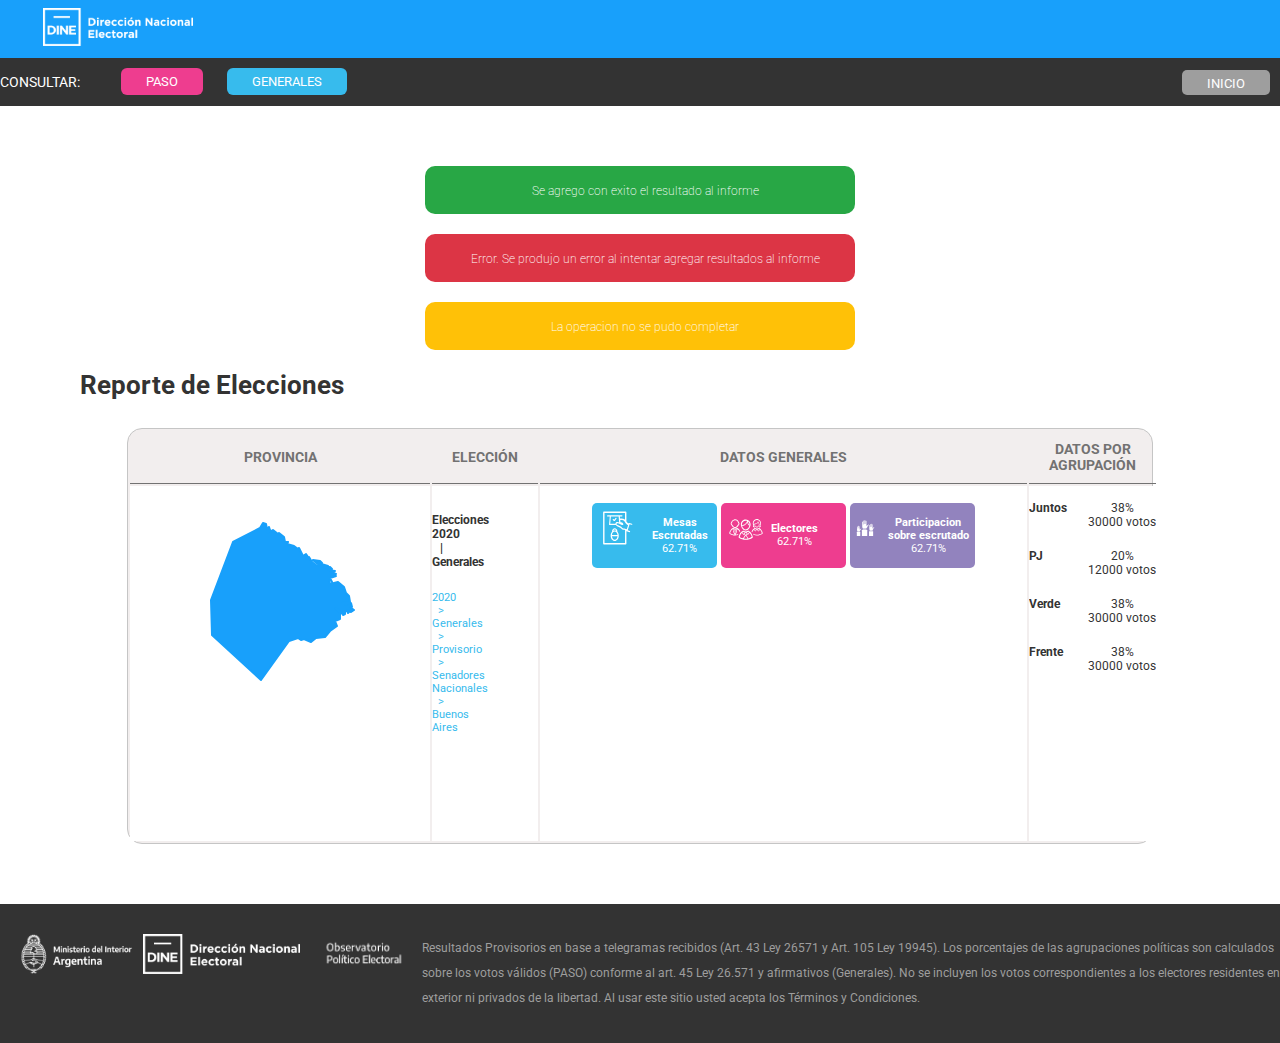
<file: informes.html>
<!DOCTYPE html>
<html lang="es">

<head>
    <meta charset="UTF-8" />
    <meta name="viewport" content="width=device-width, initial-scale=1.0" />
    <title>Sistema de Publicación de Resultados Electorales</title>
    <link rel="shortcut icon" type="image/png" href="img/icons/favicon-16x16.png">
    <!-- Estilos CSS -->
    <link rel="stylesheet" href="css/common.css" />
    <link rel="stylesheet" href="css/pages/informes.css" />
    <link rel="stylesheet" href="https://cdnjs.cloudflare.com/ajax/libs/font-awesome/6.2.1/css/all.min.css"
        integrity="sha512-MV7K8+y+gLIBoVD59lQIYicR65iaqukzvf/nwasF0nqhPay5w/9lJmVM2hMDcnK1OnMGCdVK+iQrJ7lzPJQd1w=="
        crossorigin="anonymous" referrerpolicy="no-referrer" />
</head>

<body>
    <header>
        <!--Barra de logo portal-->
        <div class="header-page">
            <a href="index.html"><img src="img/icons/Logo_DINE_negativo.a88f983e.png" alt="logo" class="logo" /></a>
        </div>
        <!--Barra de menú principal-->
        <ul class="barra-menu">
            <div class="lista">
                <li class="consultar">CONSULTAR:</li>
                <li><a href="./paso.html" class="paso">Paso</a></li>
                <li><a href="./generales.html" class="general">Generales</a></li>
            </div>
            <li><a href="./index.html" class="boton-inicio">Inicio</a></li>
        </ul>
    </header>
    <!-- Contenido principal de la página -->
    <main>
        <section id="sec-mensaje" class="sec-mensaje">
            <p class="exito">
                <i class="fa-solid fa-thumbs-up icono"></i>Se agrego con exito el
                resultado al informe
            </p>
            <p class="error">
                <i class="fa-solid fa-triangle-exclamation icono"></i>Error. Se
                produjo un error al intentar agregar resultados al informe
            </p>
            <p class="incompleto">
                <i class="fa-solid fa-exclamation icono"></i>La operacion no se pudo
                completar
            </p>
        </section>
        <section id="sec-titulo" class="sec-titulo">
            <h1>Reporte de Elecciones</h1>
        </section>
        <section id="sec-contenido" class="sec-contenido">
            <!--Seccion para contenido de la página-->
            <div class="grilla">
                <table>
                    <thead>
                        <tr>
                            <th>PROVINCIA</th>
                            <th>ELECCIÓN</th>
                            <th>DATOS GENERALES</th>
                            <th>DATOS POR AGRUPACIÓN</th>
                        </tr>
                    </thead>
                    <tbody>
                        <tr>
                            <td>
                                <div class="cuadro-mapa">
                                    <!--Mapas-->
                                    <svg height="210" width="300">
                                        <path class="leaflet-interactive" stroke="#18a0fb" stroke-opacity="1"
                                            stroke-width="2" stroke-linecap="round" stroke-linejoin="round"
                                            fill="#18a0fb" fill-opacity="1" fill-rule="evenodd"
                                            d="M182 61L179 56L176 58L178 56L176 53L173 55L169 47L168 48L164 45L157 43L158 41L155 41L154 36L149 32L148 33L143 29L142 30L145 32L140 29L138 32L137 30L140 29L139 26L137 28L136 23L133 22L130 27L103 41L81 99L82 134L131 179L159 140L168 137L171 139L174 138L181 141L186 137L195 136L200 130L207 125L205 120L210 118L210 112L205 107L210 110L213 114L215 113L215 110L217 110L218 112L219 111L217 109L221 111L224 109L220 106L222 106L221 102L218 102L216 104L215 103L217 102L212 102L220 101L219 95L216 92L214 86L208 81L200 83L199 80L201 79L202 81L200 77L206 75L203 75L203 73L206 73L201 71L205 70L199 69L198 68L202 68L200 66L195 67L194 66L198 65L188 62L192 62L190 60L183 59L189 64L187 65z">
                                        </path>
                                    </svg>

                            </td>
                            <td>
                                <p class="texto-elecciones-chico">Elecciones 2020 | Generales</p>
                                <p class="texto-path-chico">2020 > Generales > Provisorio > Senadores
                                    Nacionales > Buenos Aires</p>
                            </td>
                            <td>
                                <div class="contenedor-recuadros">
                                    <div class="recuadro-mesas">
                                        <div class="contenedor-svg">
                                            <svg version="1.1" id="Capa_1" xmlns="http://www.w3.org/2000/svg"
                                                xmlns:xlink="http://www.w3.org/1999/xlink" x="0px" y="0px"
                                                width="841.889px" height="595.281px" viewBox="0 0 841.889 595.281"
                                                enable-background="new 0 0 841.889 595.281" xml:space="preserve"
                                                class="v-icon__component theme--light"
                                                style="font-size: 70px; height: 50px; width: 50px;">
                                                <g>
                                                    <path fill="#FFFFFF"
                                                        d="M671.434,227.503l-43.614-14.145c-2.358-1.179-4.716-1.179-8.252,1.179 c-2.357,1.179-4.715,3.536-4.715,5.894l-1.179,3.536c-9.431-8.251-22.396-20.039-34.185-35.363V31.827 c0-7.072-5.894-11.788-11.788-11.788H198.746c-7.073,0-11.788,5.895-11.788,11.788v530.448c0,7.072,4.715,11.787,11.788,11.787 h368.955c7.073,0,11.788-4.715,11.788-11.787V348.917c1.179,2.357,3.536,3.536,4.715,4.716l44.794,14.145c1.179,0,2.357,0,3.536,0 c4.715,0,8.251-2.357,9.43-7.072s-1.179-10.609-5.894-12.967l0,0l-34.185-11.787l30.648-102.554l34.185,10.608l0,0 c4.715,1.179,10.608-1.179,12.966-7.072C679.685,234.576,676.149,228.682,671.434,227.503z M555.914,550.487H210.533V43.615 h345.381v113.162c-29.47-25.934-77.799-21.218-83.693-20.039l-3.536-34.185h35.363c5.894,0,10.609-4.715,10.609-10.609 c0-5.894-4.716-10.608-10.609-10.608H262.4c-4.715,2.357-9.43,7.072-9.43,12.966c0,5.895,4.715,10.609,10.608,10.609h35.363 l-11.787,132.022c0,2.357,1.179,5.894,2.357,8.251c2.357,2.358,4.715,3.537,7.072,3.537h103.731 c5.895,9.43,15.324,12.966,16.503,14.145c0,0,29.47,15.324,51.866,24.755c12.967,5.894,15.324,9.43,20.039,14.145 c2.357,3.537,5.894,7.073,10.609,10.609c14.146,12.967,34.185,14.146,40.078,15.324l17.682,4.715L555.914,550.487z M456.897,203.927l-8.251-3.536c-1.179-1.179-17.682-8.251-31.827-3.536c-8.251,2.357-14.145,8.251-18.86,17.682 c-2.357,4.715-3.536,8.251-3.536,12.967h-87.229l10.608-122.593h130.844L456.897,203.927z M585.383,319.448l-42.436-11.788 c-1.179,0-2.357,0-3.536,0c0,0-17.682,0-28.291-9.431c-3.536-3.536-5.894-7.072-8.251-9.43 c-5.894-7.073-11.788-12.967-27.112-20.039c-22.396-9.431-50.687-24.755-51.865-24.755c0,0-7.073-3.536-9.431-9.43 c-1.179-3.536-1.179-7.072,1.179-10.609c2.357-4.715,4.716-5.894,7.073-7.072c5.894-2.357,14.145,1.179,17.682,2.357l62.475,25.933 c4.715,1.18,15.324,4.716,22.396-2.357c4.715-4.715,3.536-11.787-2.357-21.218c-10.609-16.503-29.469-20.039-37.721-20.039 c-1.179,0-2.357,0-2.357,0c-1.179,0-2.357,0-3.536,0l0,0l-4.716-36.542l-1.179-8.251c0,0,0,0,1.179,09c0,0,56.581-8.252,76.621,24.754c15.323,25.933,38.899,50.688,56.58,62.475L585.383,319.448z">
                                                    </path>
                                                    <path fill="#FFFFFF"
                                                        d="M368.49,179.174c2.357,1.179,3.536,2.357,5.894,2.357l0,0l0,0c3.536,0,5.895-1.179,8.252-3.536 l29.469-35.363c3.536-4.715,2.357-10.609-1.179-14.146c-2.357-1.179-4.715-2.357-7.072-2.357c-2.358,0-4.716,1.179-7.073,3.536 l-12.966,15.324l-9.431,11.788l-5.894-4.716l-4.715-3.536c-4.716-3.536-10.609-2.357-14.146,2.357 c-3.536,4.716-2.357,10.609,2.357,14.146L368.49,179.174z">
                                                    </path>
                                                    <path fill="#FFFFFF"
                                                        d="M427.428,359.526c0-2.357,0-3.536,0-5.894c0,0,0,0,0-1.18l0,0l0,0c0-28.29-20.039-50.688-44.793-50.688 c-24.755,0-44.794,22.397-44.794,50.688l0,0l0,0c0,2.358,0,4.716,0,7.073c-14.145,16.503-23.575,40.078-23.575,67.189l0,0l0,0 c0,48.33,30.648,88.408,68.369,88.408c37.72,0,68.368-40.078,68.368-88.408l0,0l0,0 C451.003,399.604,441.573,376.029,427.428,359.526z M382.635,495.085c-23.576,0-43.615-25.933-47.151-57.76h94.302 C427.428,469.152,407.389,495.085,382.635,495.085z M406.21,344.202c-7.073-3.536-15.324-5.894-23.575-5.894 c-8.252,0-16.503,2.357-23.576,5.894c3.537-12.967,12.967-21.218,23.576-21.218C394.422,321.805,403.853,331.235,406.21,344.202z M382.635,358.347c23.575,0,43.614,24.754,47.15,57.76h-94.302C339.02,383.101,359.059,358.347,382.635,358.347z">
                                                    </path>
                                                </g>
                                            </svg>
                                        </div>
                                        <div class="info-recuadro">
                                            <span><b>Mesas Escrutadas</b><br />62.71%</span>
                                        </div>
                                    </div>

                                    <div class="recuadro-electores">

                                        <svg version="1.1" id="Layer_1" xmlns="http://www.w3.org/2000/svg"
                                            xmlns:xlink="http://www.w3.org/1999/xlink" x="0px" y="0px" width="841.889px"
                                            height="595.281px" viewBox="0 0 841.889 595.281"
                                            enable-background="new 0 0 841.889 595.281" xml:space="preserve"
                                            class="v-icon__component theme--light"
                                            style="font-size: 50px; height: 50px; width: 50px;">
                                            <title>comunidad</title>
                                            <path fill="#FFFFFF"
                                                d="M462.824,342.115h-0.59c-3.125-1.252-6.67-0.854-9.438,1.062c-10.771,7.341-23.424,11.436-36.453,11.797
                                                                                        c-13.2-0.436-26.022-4.519-37.043-11.797c-2.89-1.642-6.43-1.642-9.319,0c-54.148,26.779-76.682,98.859-71.845,112.897
                                                                                        c0.632,1.725,1.735,3.237,3.186,4.365c34.136,22.816,73.983,35.608,115.021,36.925c41.28-0.521,81.446-13.472,115.257-37.161
                                                                                        c1.454-1.173,2.557-2.724,3.186-4.482C539.387,440.739,516.973,368.659,462.824,342.115z M458.813,359.693
                                                                                        c5.067,2.88,9.848,6.237,14.275,10.027l-21.707,27.016l-21.353-26.426c10.135-1.979,19.866-5.647,28.784-10.854V359.693z
                                                                                        M434.039,395.084l-17.342,20.999c0,0,0,0.59,0,0.826c0,0.235,0,0,0-0.826l-17.224-20.999l17.578-21.471L434.039,395.084z
                                                                                        M373.992,359.693c8.952,5.199,18.728,8.83,28.902,10.735l-21.588,26.308l-22.061-27.252c4.616-3.762,9.55-7.117,14.746-10.027
                                                                                        V359.693z M315.007,447.464c5.307-26.169,17.715-50.372,35.863-69.957l25.6,32.088c1.272,1.329,3,2.13,4.837,2.241
                                                                                        c1.824-0.022,3.548-0.841,4.719-2.241l4.837-5.898l12.977,15.69l-31.853,52.497c-20.349-4.863-39.705-13.204-57.216-24.656
                                                                                        L315.007,447.464z M416.579,478.725c-10.703-0.196-21.366-1.381-31.852-3.539l31.852-52.143l32.088,52.496
                                                                                        c-10.662,1.965-21.481,2.952-32.323,2.95L416.579,478.725z M461.29,472.709l-32.441-52.851l12.977-15.69l4.955,5.898
                                                                                        c1.138,1.441,2.883,2.27,4.719,2.242l0,0c1.824-0.023,3.548-0.842,4.719-2.242l25.718-32.56
                                                                                        c18.07,19.442,30.544,43.411,36.099,69.367c-17.312,11.868-36.609,20.539-56.979,25.6L461.29,472.709z">
                                            </path>
                                            <path fill="#FFFFFF"
                                                d="M416.462,340.935c45.3,0,81.753-54.856,81.753-100.157c1.717-45.184-33.521-83.204-78.705-84.92
                                                                                        s-83.204,33.521-84.92,78.706c-0.078,2.07-0.078,4.144,0,6.214C334.59,286.079,371.043,340.935,416.462,340.935z M480.756,240.778
                                                                                        c0,1.298,0,2.596,0,3.894c-18.168-6.606-25.364-40.229-27.842-56.98C470.381,199.714,480.797,219.574,480.756,240.778z
                                                                                        M352.05,240.778c0.387-35.316,29.094-63.76,64.412-63.822c7.58,0.036,15.093,1.435,22.178,4.129
                                                                                        c-5.771,25.088-21.943,46.535-44.475,58.985c-12.627,7.394-27.523,9.911-41.88,7.079C352.168,244.553,352.05,242.666,352.05,240.778
                                                                                        z M362.549,260.244c13.056-0.269,25.851-3.71,37.278-10.028c19.154-10.271,34.437-26.506,43.531-46.244
                                                                                        c4.719,20.645,14.864,47.188,35.392,53.087c-6.96,32.56-33.268,66.418-62.406,66.418s-54.03-32.089-61.816-63.94
                                                                                        C357.182,259.952,359.863,260.188,362.549,260.244z">
                                            </path>
                                            <path fill="#FFFFFF"
                                                d="M542.454,249.036l0.944,3.186c0.522,1.727,0.839,3.508,0.943,5.309l0,0c-0.551,1.18-1.966,3.657-4.247,7.433
                                                                                        l-1.062,1.77c-1.563,2.695-1.181,6.096,0.943,8.376c6.438,6.525,14.637,11.034,23.595,12.977c0.584,0.114,1.185,0.114,1.77,0
                                                                                        c3.892,0.367,7.345-2.489,7.713-6.381c0.352-3.722-2.251-7.075-5.943-7.658c-4.577-1.021-8.934-2.859-12.859-5.427
                                                                                        c1.602-2.582,2.87-5.356,3.775-8.258c0.116-1.177,0.116-2.362,0-3.539c-0.062-3.077-0.537-6.133-1.416-9.083l-0.943-3.422
                                                                                        c0-1.298-0.826-2.595-1.18-3.893v-1.18c-3.318-7.425-5.047-15.462-5.073-23.595c0.729-30.418,25.977-54.486,56.395-53.759
                                                                                        s54.486,25.977,53.759,56.395c-0.187,7.795-2.025,15.461-5.395,22.492l-2.124,7.433c-0.941,3.021-1.457,6.157-1.533,9.319
                                                                                        c-0.116,1.177-0.116,2.362,0,3.539c-0.056,0.352-0.056,0.71,0,1.062c0.976,2.515,2.201,4.926,3.657,7.196
                                                                                        c-2.936,1.979-6.159,3.49-9.556,4.483c-3.891,0.815-6.383,4.629-5.567,8.52c0.815,3.89,4.63,6.382,8.52,5.566
                                                                                        c0.443-0.093,0.877-0.228,1.294-0.401c7.512-2.082,14.32-6.159,19.701-11.797c2.093-2.286,2.518-5.642,1.062-8.376l-1.062-1.77
                                                                                        c-0.943-1.534-3.421-5.663-4.246-7.314v-0.59c0.017-1.81,0.336-3.604,0.943-5.309c0.59-2.478,1.298-4.837,1.77-6.371
                                                                                        c15.945-34.834,0.633-75.999-34.201-91.944s-75.999-0.633-91.944,34.201c-8.279,18.087-8.396,38.857-0.319,57.036L542.454,249.036z">
                                            </path>
                                            <path fill="#FFFFFF"
                                                d="M642.375,297.64c-2.532-1.03-5.412-0.72-7.668,0.825c-8.872,5.963-19.276,9.24-29.965,9.438
                                                                                        c-10.801-0.386-21.289-3.732-30.318-9.674c-2.138-1.544-4.956-1.771-7.313-0.59l0,0c-23.636,13.269-41.938,34.323-51.789,59.575
                                                                                        c3.657,4.247,7.078,8.612,10.263,12.977c5.804-16.099,14.791-30.863,26.426-43.413l24.42,27.134
                                                                                        c0.923,1.054,2.257,1.656,3.657,1.651l0,0c1.508-0.124,2.886-0.899,3.775-2.124l20.526-29.729l20.881,30.201
                                                                                        c0.928,1.18,2.285,1.943,3.775,2.123l0,0c1.43-0.02,2.79-0.615,3.774-1.651l24.893-27.134c15.105,16.03,25.513,35.905,30.082,57.452
                                                                                        c-24.783,16.33-53.728,25.214-83.405,25.6c-22.516-0.792-44.649-6.045-65.12-15.454c3.217,5.863,6.131,11.888,8.73,18.05
                                                                                        c18.353,6.987,37.713,10.971,57.334,11.797c33.779-0.463,66.647-11.022,94.376-30.318c1.199-0.993,2.098-2.301,2.596-3.775
                                                                                        C705.608,378.923,687.204,319.819,642.375,297.64z M579.615,342.705l-20.881-22.65c3.726-2.86,7.67-5.425,11.797-7.668
                                                                                        c7.562,4.349,15.827,7.343,24.42,8.848L579.615,342.705z M629.989,342.705l-14.864-21.353c8.595-1.564,16.855-4.598,24.42-8.966
                                                                                        c4.164,2.182,8.113,4.749,11.797,7.668L629.989,342.705z">
                                            </path>
                                            <path fill="#FFFFFF"
                                                d="M628.337,190.877c-1.385-2.284-4.359-3.014-6.644-1.628c-1.115,0.676-1.91,1.773-2.204,3.044
                                                                                        c-6.253,27.959-24.774,29.492-39.639,30.79c-8.729,0.708-18.639,1.651-18.639,11.207c0,24.185,19.465,53.323,43.53,53.323
                                                                                        c24.066,0,43.649-29.139,43.649-53.323C643.531,219.045,636.794,204.462,628.337,190.877z M604.743,278.057
                                                                                        c-17.932,0-33.976-24.42-34.094-43.649c3.214-1.169,6.607-1.768,10.027-1.77c13.213-1.18,34.447-2.949,44.711-27.251
                                                                                        c5.456,9.175,9.925,18.903,13.331,29.021C638.719,253.637,622.792,278.057,604.743,278.057z">
                                            </path>
                                            <path fill="#FFFFFF"
                                                d="M313.709,362.996c3.304-4.011,6.843-7.903,10.5-11.797c-10.078-22.699-27.316-41.47-49.076-53.44l0,0
                                                                                        c-2.572-1.03-5.487-0.721-7.786,0.825c-8.815,5.99-19.19,9.271-29.847,9.438c-10.771-0.347-21.232-3.697-30.2-9.674
                                                                                        c-2.422-1.345-5.365-1.345-7.786,0c-44.476,22.061-62.879,81.046-58.985,92.606c0.544,1.449,1.483,2.717,2.713,3.657
                                                                                        c28.015,18.697,60.712,29.161,94.377,30.201c16.017-0.268,31.911-2.851,47.188-7.669c1.908-5.903,4.153-11.693,6.724-17.341
                                                                                        c-14.479,5.61-29.701,9.067-45.183,10.263l25.01-51.553c1.152-2.354,0.273-5.196-2.005-6.488l-10.146-5.898l21.234-27.605
                                                                                        C295.008,330.396,306.432,345.669,313.709,362.996z M153.741,384.349c5.684-25.848,19.895-49.032,40.346-65.828l21.234,27.487
                                                                                        l-10.146,5.898c-2.234,1.332-3.06,4.165-1.887,6.488l24.892,51.554C201.697,407.4,176.191,398.629,153.741,384.349z
                                                                                        M232.192,396.146l-18.285-37.751l10.971-6.488c1.257-0.7,2.157-1.9,2.478-3.304c0.226-1.408-0.114-2.85-0.943-4.011l-24.303-32.088
                                                                                        l0,0c9.059,5.185,19.108,8.401,29.493,9.438c0.472,22.65,0.708,55.564,0.59,73.731V396.146z M247.764,344.593
                                                                                        c-1.677,2.163-1.283,5.275,0.879,6.952c0.171,0.132,0.35,0.253,0.536,0.362l10.972,6.488l-17.932,38.341c0-12.505,0-35.392,0-74.204
                                                                                        c10.56-1.072,20.771-4.369,29.965-9.673l0,0L247.764,344.593z">
                                            </path>
                                            <path fill="#FFFFFF"
                                                d="M180.521,255.171c5.19,10.382,23.594,41.525,56.743,41.525c33.15,0,51.554-31.144,56.744-41.525
                                                                                        c7.55-3.822,12.906-10.921,14.511-19.229c4.03-10.152,3.024-21.612-2.714-30.908c-1.321-1.697-2.869-3.205-4.601-4.482
                                                                                        c-9.042-35.281-44.972-56.552-80.253-47.51c-23.321,5.977-41.532,24.188-47.509,47.51c-1.962,1.255-3.68,2.854-5.073,4.719
                                                                                        c-5.66,9.234-6.664,20.588-2.713,30.672C167.249,244.36,172.775,251.508,180.521,255.171z M180.521,214.235
                                                                                        c1.003-1.31,2.491-2.16,4.129-2.359l0,0c0.77,0.139,1.506-0.372,1.645-1.142c0.003-0.013,0.005-0.025,0.007-0.038
                                                                                        c3.3-27.756,28.475-47.581,56.23-44.281c23.217,2.76,41.521,21.064,44.28,44.281c0.178,0.805,0.959,1.325,1.77,1.18
                                                                                        c1.693,0.124,3.247,0.987,4.247,2.359c1.651,2.241,3.067,7.078,0,17.342c-1.415,4.954-4.247,10.735-8.848,9.438
                                                                                        c-0.716-0.241-1.494,0.122-1.77,0.825c-7.668,19.584-24.892,39.284-45.772,39.284s-38.223-19.818-45.891-39.52
                                                                                        c-0.238-0.571-0.797-0.944-1.416-0.944l0,0c-4.601,1.534-7.55-4.364-8.966-9.319c-2.595-10.027-1.18-14.864,0.473-17.105H180.521z">
                                            </path>
                                        </svg>
                                        <div class="info-recuadro">
                                            <span><b>Electores</b><br />62.71%</span>
                                        </div>
                                    </div>


                                    <div class="recuadro-participacion">

                                        <svg version="1.1" id="Layer_1" xmlns="http://www.w3.org/2000/svg"
                                            xmlns:xlink="http://www.w3.org/1999/xlink" x="0px" y="0px" width="841.889px"
                                            height="595.281px" viewBox="0 0 841.889 595.281"
                                            enable-background="new 0 0 841.889 595.281" xml:space="preserve"
                                            class="v-icon__component theme--light"
                                            style="font-size: 50px; height: 50px; width: 50px;">
                                            <title>participacion</title>
                                            <path fill="#FFFFFF"
                                                d="M508.832,212.347c-2.05-2.229-4.488-4.068-7.195-5.427c-2.793-1.033-5.824-1.238-8.73-0.59
                                c-1.705,0.26-3.37,0.735-4.955,1.416c-10.957,5.935-20.277,14.485-27.133,24.892c-4.26,6.344-10.35,11.24-17.46,14.038V116.909
                                c1.236-5.799-2.462-11.501-8.261-12.737s-11.502,2.462-12.737,8.261c-0.315,1.476-0.315,3.001,0,4.477v70.782
                                c0,2.802-2.271,5.073-5.073,5.073s-5.072-2.271-5.072-5.073V97.326c0.751-6.472-3.886-12.327-10.357-13.079
                                c-0.048-0.006-0.095-0.011-0.143-0.016c-6.479,0.673-11.188,6.473-10.515,12.953c0.005,0.047,0.011,0.095,0.016,0.142v90.247
                                c0,2.802-2.271,5.073-5.072,5.073c-2.802,0-5.073-2.271-5.073-5.073v-80.81c0.771-6.364-3.682-12.18-10.027-13.095
                                c-6.48,0.673-11.188,6.473-10.515,12.953c0.005,0.047,0.01,0.095,0.016,0.142v90.365c0,2.802-2.271,5.073-5.073,5.073
                                s-5.072-2.271-5.072-5.073v-61.816c0.751-6.472-3.886-12.327-10.357-13.079c-0.048-0.005-0.095-0.011-0.143-0.016
                                c-6.48,0.674-11.188,6.473-10.515,12.953c0.005,0.047,0.01,0.095,0.016,0.142v128.234c-1.572,18.48,6.725,36.419,21.824,47.188
                                h81.636c11.325-6.8,20.806-16.28,27.605-27.605c2.595-4.837,4.837-9.319,7.078-13.566c6.687-16.377,16.459-31.315,28.785-44.003
                                c3.446-2.846,7.115-5.409,10.971-7.668c1.093-0.64,1.863-1.711,2.123-2.949C509.631,214.033,509.414,213.078,508.832,212.347z">
                                            </path>
                                            <path fill="#FFFFFF" d="M328.573,348.25h127.645c4.495,0,8.14,3.645,8.14,8.14l0,0v154.66l0,0H320.552l0,0V356.272
                                C320.615,351.868,324.17,348.313,328.573,348.25z"></path>
                                            <rect x="339.073" y="317.695" fill="#FFFFFF" width="108.061"
                                                height="22.533">
                                            </rect>
                                            <path fill="#FFFFFF" d="M657.24,282.422c-1.578-1.706-3.458-3.105-5.544-4.129c-2.162-0.592-4.444-0.592-6.606,0
                                c-1.346,0.213-2.655,0.61-3.894,1.18c-8.328,4.552-15.416,11.073-20.645,18.993c-3.306,4.799-7.938,8.529-13.331,10.736v-99.804
                                c1.083-4.431-1.632-8.899-6.062-9.982c-4.431-1.082-8.899,1.632-9.982,6.062c-0.314,1.288-0.314,2.632,0,3.92V263.9
                                c0.207,2.307-1.473,4.354-3.774,4.602c-2.343-0.122-4.143-2.12-4.021-4.462c0.002-0.047,0.005-0.093,0.009-0.14v-69.484
                                c1.083-4.431-1.632-8.899-6.062-9.981c-4.431-1.083-8.899,1.631-9.982,6.062c-0.314,1.288-0.314,2.632,0,3.92v69.013
                                c0.373,2.117-1.041,4.137-3.159,4.51c-2.117,0.372-4.136-1.042-4.509-3.159c-0.078-0.447-0.078-0.904,0-1.351v-61.816
                                c0.939-4.463-1.918-8.843-6.381-9.781c-4.463-0.939-8.842,1.917-9.781,6.381c-0.235,1.121-0.235,2.279,0,3.4v69.721
                                c0.737,2.02-0.303,4.255-2.322,4.992c-2.02,0.736-4.254-0.303-4.991-2.322c-0.315-0.862-0.315-1.808,0-2.67v-47.188
                                c0.938-4.463-1.918-8.842-6.381-9.781s-8.843,1.918-9.781,6.381c-0.236,1.121-0.236,2.279,0,3.4v98.152
                                c-1.186,13.88,4.937,27.377,16.162,35.627h62.524c8.877-5.241,16.299-12.623,21.588-21.471l5.309-10.382
                                c5.146-12.51,12.633-23.922,22.061-33.622c2.67-2.135,5.467-4.104,8.376-5.898c0.834-0.489,1.431-1.3,1.652-2.241
                                C657.869,283.641,657.694,282.938,657.24,282.422z"></path>
                                            <path fill="#FFFFFF" d="M519.332,386.472h97.68c3.453,0,6.252,2.799,6.252,6.252v117.971l0,0H512.608l0,0V392.724
                                c-0.01-3.453,2.781-6.26,6.234-6.27C519.006,386.454,519.169,386.46,519.332,386.472z">
                                            </path>
                                            <rect x="527.354" y="363.114" fill="#FFFFFF" width="82.698" height="17.224">
                                            </rect>
                                            <path fill="#FFFFFF" d="M304.508,320.173c-1.309-1.415-2.869-2.575-4.602-3.421c-1.851-0.524-3.812-0.524-5.662,0l-3.186,0.943
                                c-6.955,3.823-12.869,9.291-17.224,15.927c-2.748,4.048-6.654,7.173-11.207,8.966v-83.76c0.419-4.117-2.505-7.824-6.606-8.376
                                c-4.149,0.493-7.14,4.218-6.725,8.376v45.536c0.135,1.95-1.337,3.641-3.287,3.774c-0.005,0.001-0.011,0.001-0.016,0.001
                                c-1.909-0.187-3.322-1.861-3.186-3.775v-57.688c0.352-4.139-2.607-7.824-6.725-8.376c-4.116,0.552-7.075,4.237-6.724,8.376v57.688
                                c0.343,1.792-0.831,3.523-2.623,3.866c-1.792,0.344-3.522-0.831-3.865-2.623c-0.079-0.41-0.079-0.832,0-1.243v-51.671
                                c0.412-4.134-2.593-7.824-6.725-8.258c-4.1,0.493-7.071,4.144-6.725,8.258v57.688c0.001,1.759-1.425,3.186-3.184,3.187
                                s-3.186-1.425-3.187-3.184c0-0.001,0-0.002,0-0.003v-39.049c0.352-4.139-2.607-7.824-6.725-8.376
                                c-4.149,0.493-7.139,4.218-6.725,8.376v82.58c-1.079,11.861,4.222,23.405,13.921,30.318h52.144
                                c7.469-4.531,13.645-10.91,17.931-18.521l4.483-8.612c4.286-10.447,10.533-19.979,18.403-28.077c2.212-1.854,4.58-3.511,7.078-4.954
                                c0.715-0.38,1.199-1.085,1.298-1.888C305.219,321.508,305.073,320.68,304.508,320.173z">
                                            </path>
                                            <path fill="#FFFFFF" d="M189.368,406.999h81.518c2.867,0,5.19,2.324,5.19,5.191v98.859l0,0h-91.898l0,0V412.19
                                C184.178,409.323,186.501,406.999,189.368,406.999z"></path>
                                            <rect x="195.975" y="387.534" fill="#FFFFFF" width="69.013" height="14.393">
                                            </rect>
                                        </svg>
                                        <div class="info-recuadro">
                                            <span><b>Participacion sobre escrutado</b><br />62.71%</span>
                                        </div>
                                    </div>
                                </div>

                            </td>
                            <td class="datos-agrupacion">
                                <div id="div-agrupacion">
                                    <div class="partido-interno">
                                        <div><b>Juntos</b></div>
                                        <div>38% <br>30000 votos</div>
                                    </div>
                                    <div class="partido-interno">
                                        <div><b>PJ</b></div>
                                        <div>20% <br>12000 votos</div>
                                    </div>
                                    <div class="partido-interno">
                                        <div><b>Verde</b></div>
                                        <div>38% <br>30000 votos</div>
                                    </div>
                                    <div class="partido-interno">
                                        <div><b>Frente</b></div>
                                        <div>38% <br>30000 votos</div>
                                    </div>
                                </div>
                            </td>
                        </tr>
                    </tbody>
                </table>
            </div>

        </section>
    </main>
    <!--Pie de página-->
    <footer class="footer">
        <div class="icons-footer">
            <img src="img/icons/Ministerio-del-Interior_pluma.1ab9a7a7.png" alt="icon-ministerio">
            <img src="img/icons/Logo_DINE_negativo.a88f983e.png" alt="logo">
            <img src="img/icons/logos_001-10.4430c8d5.png" alt="icon-observatorio">
        </div>
        <div class="texto-footer">
            <p>Resultados Provisorios en base a telegramas recibidos (Art. 43 Ley 26571 y Art. 105 Ley 19945). Los
                porcentajes de las agrupaciones políticas son calculados sobre los votos válidos (PASO) conforme al art.
                45 Ley 26.571 y afirmativos (Generales). No se incluyen los votos correspondientes a los electores
                residentes en el exterior ni privados de la libertad. Al usar este sitio usted acepta los <a
                    href="#">Términos y
                    Condiciones.</a></p>
        </div>
    </footer>
</body>


</html>
</file>
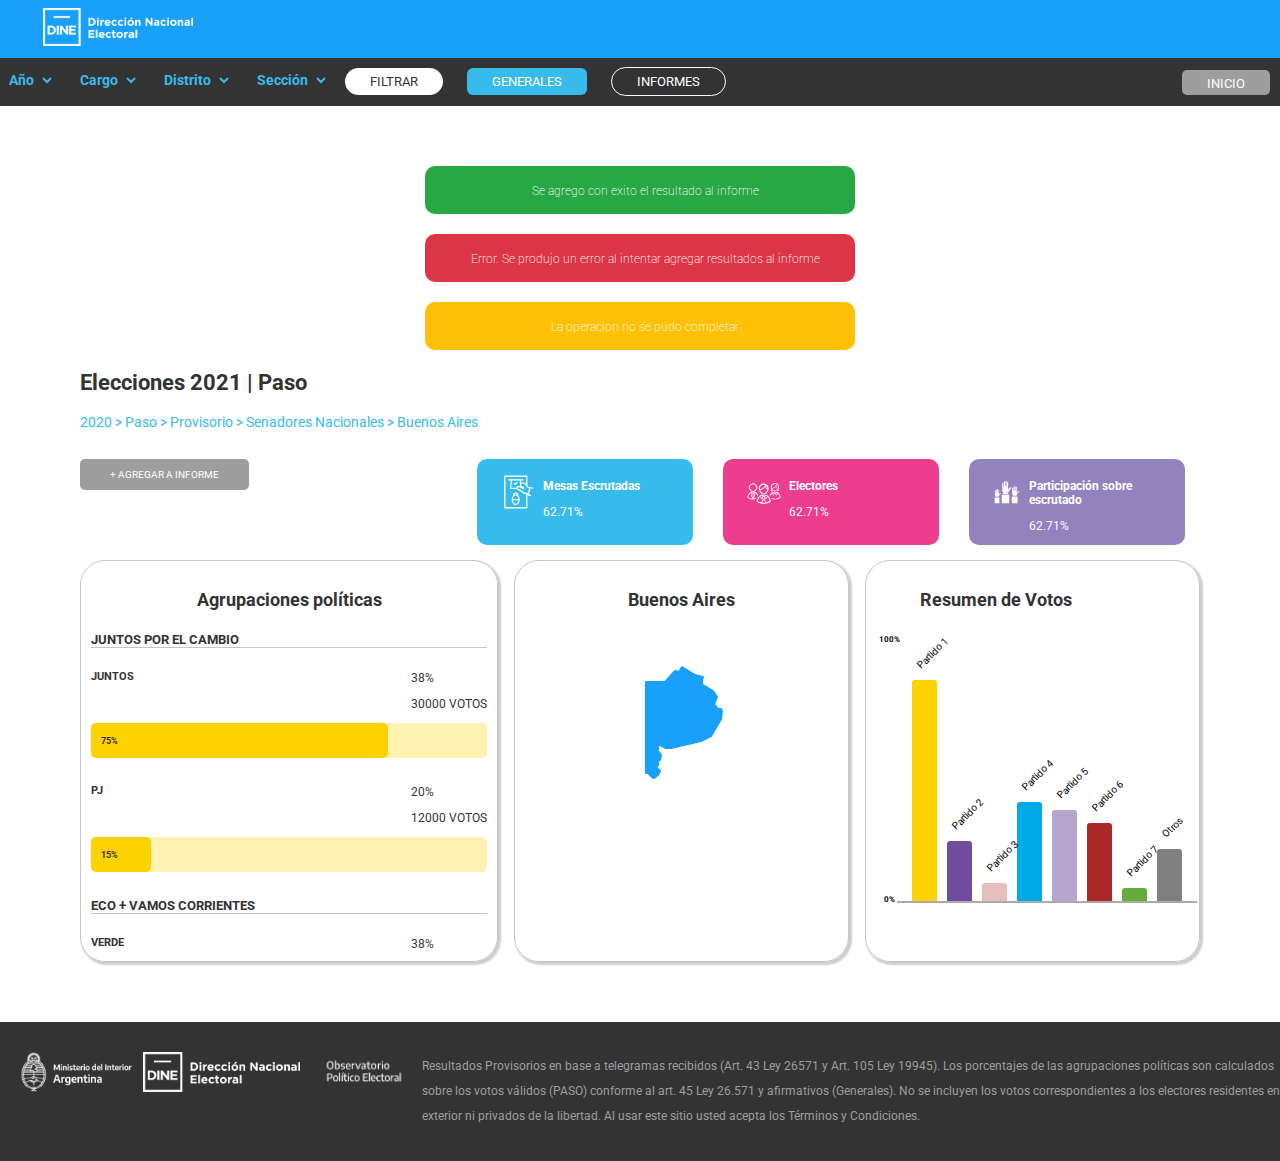
<file: paso.html>
<!DOCTYPE html>
<html lang="es">

<head>
    <meta charset="UTF-8" />
    <meta name="viewport" content="width=device-width, initial-scale=1.0" />
    <title>Sistema de Publicación de Resultados Electorales</title>
    <link rel="shortcut icon" type="image/png" href="img/icons/favicon-16x16.png" />
    <link rel="stylesheet" href="https://cdnjs.cloudflare.com/ajax/libs/font-awesome/6.2.1/css/all.min.css"
        integrity="sha512-MV7K8+y+gLIBoVD59lQIYicR65iaqukzvf/nwasF0nqhPay5w/9lJmVM2hMDcnK1OnMGCdVK+iQrJ7lzPJQd1w=="
        crossorigin="anonymous" referrerpolicy="no-referrer" />
    <!-- Estilos CSS -->
    <link rel="stylesheet" href="css/common.css" />
    <link rel="stylesheet" href="./css/pages/paso.css" />
    <script defer src="js/pages/paso.js"></script>
</head>

<body>
    <header>
        <!--Barra de logo portal-->
        <div class="header-page">
            <a href="index.html"><img src="img/icons/Logo_DINE_negativo.a88f983e.png" alt="logo" class="logo" /></a>
        </div>
        <!--Barra de menú principal-->
        <ul class="barra-menu">
            <div class="selectores">
                <li>
                    <select name="anio" id="comboAnio" class="combosSelect">
                        <option value="anio">Año</option>
                    </select>
                </li>
                <li>
                    <select name="cargo" id="comboCargo" class="combosSelect">
                        <option value="cargo">Cargo</option>
                    </select>
                </li>
                <li>
                    <select name="distrito" id="comboDistrito" class="combosSelect">
                        <option value="distrito">Distrito</option>
                    </select>
                </li>
                <input type="hidden" id="hdSeccionProvincial" name="hdSeccionProvincial">

                <li>
                    <select name="seccion" id="comboSeccion" class="combosSelect">
                        <option value="seccion">Sección</option>
                    </select>
                </li>

                <li>
                    <a href="" class="filtrar"><i class="fa-solid fa-magnifying-glass icono-filtrar"></i> FILTRAR</a>
                </li>
                <li><a href="./generales.html" class="general">Generales</a></li>
                <li><a href="./informes.html" class="informes">Informes</a></li>
            </div>
            <li><a href="./index.html" class="boton-inicio">Inicio</a></li>
        </ul>
    </header>
    <!-- Contenido principal de la página -->
    <main>
        <section id="sec-mensaje" class="sec-mensaje">
            <p class="exito">
                <i class="fa-solid fa-thumbs-up icono"></i>Se agrego con exito el
                resultado al informe
            </p>
            <p class="error">
                <i class="fa-solid fa-triangle-exclamation icono"></i>Error. Se
                produjo un error al intentar agregar resultados al informe
            </p>
            <p class="incompleto">
                <i class="fa-solid fa-exclamation icono"></i>La operacion no se pudo
                completar
            </p>
        </section>
        <section id="sec-titulo">
            <!--Seccion para agregar una palicula favorita por codigo-->
            <h2>Elecciones 2021 | Paso</h2>
            <p class="texto-path">
                2020 > Paso > Provisorio > Senadores Nacionales > Buenos Aires
            </p>
        </section>
        <section id="sec-contenido" class="sec-contenido">
            <!--Seccion para contenido de la página-->
            <div class="agregar-informe">
                <button class="boton-informe">+ AGREGAR A INFORME</button>
            </div>
            <div class="container-recuadros">
                <div class="mesas">
                    <svg version="1.1" id="Capa_1" xmlns="http://www.w3.org/2000/svg"
                        xmlns:xlink="http://www.w3.org/1999/xlink" x="0px" y="0px" width="841.889px" height="595.281px"
                        viewBox="0 0 841.889 595.281" enable-background="new 0 0 841.889 595.281" xml:space="preserve"
                        class="v-icon__component theme--light" style="font-size: 50px; height: 50px; width: 50px">
                        <g>
                            <path fill="#FFFFFF"
                                d="M671.434,227.503l-43.614-14.145c-2.358-1.179-4.716-1.179-8.252,1.179
                                                                        c-2.357,1.179-4.715,3.536-4.715,5.894l-1.179,3.536c-9.431-8.251-22.396-20.039-34.185-35.363V31.827
                                                                        c0-7.072-5.894-11.788-11.788-11.788H198.746c-7.073,0-11.788,5.895-11.788,11.788v530.448c0,7.072,4.715,11.787,11.788,11.787
                                                                        h368.955c7.073,0,11.788-4.715,11.788-11.787V348.917c1.179,2.357,3.536,3.536,4.715,4.716l44.794,14.145c1.179,0,2.357,0,3.536,0
                                                                        c4.715,0,8.251-2.357,9.43-7.072s-1.179-10.609-5.894-12.967l0,0l-34.185-11.787l30.648-102.554l34.185,10.608l0,0
                                                                        c4.715,1.179,10.608-1.179,12.966-7.072C679.685,234.576,676.149,228.682,671.434,227.503z M555.914,550.487H210.533V43.615
                                                                        h345.381v113.162c-29.47-25.934-77.799-21.218-83.693-20.039l-3.536-34.185h35.363c5.894,0,10.609-4.715,10.609-10.609
                                                                        c0-5.894-4.716-10.608-10.609-10.608H262.4c-4.715,2.357-9.43,7.072-9.43,12.966c0,5.895,4.715,10.609,10.608,10.609h35.363
                                                                        l-11.787,132.022c0,2.357,1.179,5.894,2.357,8.251c2.357,2.358,4.715,3.537,7.072,3.537h103.731
                                                                        c5.895,9.43,15.324,12.966,16.503,14.145c0,0,29.47,15.324,51.866,24.755c12.967,5.894,15.324,9.43,20.039,14.145
                                                                        c2.357,3.537,5.894,7.073,10.609,10.609c14.146,12.967,34.185,14.146,40.078,15.324l17.682,4.715L555.914,550.487z
                                                                        M456.897,203.927l-8.251-3.536c-1.179-1.179-17.682-8.251-31.827-3.536c-8.251,2.357-14.145,8.251-18.86,17.682
                                                                        c-2.357,4.715-3.536,8.251-3.536,12.967h-87.229l10.608-122.593h130.844L456.897,203.927z M585.383,319.448l-42.436-11.788
                                                                        c-1.179,0-2.357,0-3.536,0c0,0-17.682,0-28.291-9.431c-3.536-3.536-5.894-7.072-8.251-9.43
                                                                        c-5.894-7.073-11.788-12.967-27.112-20.039c-22.396-9.431-50.687-24.755-51.865-24.755c0,0-7.073-3.536-9.431-9.43
                                                                        c-1.179-3.536-1.179-7.072,1.179-10.609c2.357-4.715,4.716-5.894,7.073-7.072c5.894-2.357,14.145,1.179,17.682,2.357l62.475,25.933
                                                                        c4.715,1.18,15.324,4.716,22.396-2.357c4.715-4.715,3.536-11.787-2.357-21.218c-10.609-16.503-29.469-20.039-37.721-20.039
                                                                        c-1.179,0-2.357,0-2.357,0c-1.179,0-2.357,0-3.536,0l0,0l-4.716-36.542l-1.179-8.251c0,0,0,0,1.179,0
                                                                        c0,0,56.581-8.252,76.621,24.754c15.323,25.933,38.899,50.688,56.58,62.475L585.383,319.448z">
                            </path>
                            <path fill="#FFFFFF"
                                d="M368.49,179.174c2.357,1.179,3.536,2.357,5.894,2.357l0,0l0,0c3.536,0,5.895-1.179,8.252-3.536
                                                                        l29.469-35.363c3.536-4.715,2.357-10.609-1.179-14.146c-2.357-1.179-4.715-2.357-7.072-2.357c-2.358,0-4.716,1.179-7.073,3.536
                                                                        l-12.966,15.324l-9.431,11.788l-5.894-4.716l-4.715-3.536c-4.716-3.536-10.609-2.357-14.146,2.357
                                                                        c-3.536,4.716-2.357,10.609,2.357,14.146L368.49,179.174z"></path>
                            <path fill="#FFFFFF"
                                d="M427.428,359.526c0-2.357,0-3.536,0-5.894c0,0,0,0,0-1.18l0,0l0,0c0-28.29-20.039-50.688-44.793-50.688
                                                                        c-24.755,0-44.794,22.397-44.794,50.688l0,0l0,0c0,2.358,0,4.716,0,7.073c-14.145,16.503-23.575,40.078-23.575,67.189l0,0l0,0
                                                                        c0,48.33,30.648,88.408,68.369,88.408c37.72,0,68.368-40.078,68.368-88.408l0,0l0,0
                                                                        C451.003,399.604,441.573,376.029,427.428,359.526z M382.635,495.085c-23.576,0-43.615-25.933-47.151-57.76h94.302
                                                                        C427.428,469.152,407.389,495.085,382.635,495.085z M406.21,344.202c-7.073-3.536-15.324-5.894-23.575-5.894
                                                                        c-8.252,0-16.503,2.357-23.576,5.894c3.537-12.967,12.967-21.218,23.576-21.218C394.422,321.805,403.853,331.235,406.21,344.202z
                                                                        M382.635,358.347c23.575,0,43.614,24.754,47.15,57.76h-94.302C339.02,383.101,359.059,358.347,382.635,358.347z">
                            </path>
                        </g>
                    </svg>
                    <div>
                        <p><b>Mesas Escrutadas</b></p>
                        <p>62.71%</p>
                    </div>
                </div>
                <div class="electores">
                    <svg version="1.1" id="Layer_1" xmlns="http://www.w3.org/2000/svg"
                        xmlns:xlink="http://www.w3.org/1999/xlink" x="0px" y="0px" width="841.889px" height="595.281px"
                        viewBox="0 0 841.889 595.281" enable-background="new 0 0 841.889 595.281" xml:space="preserve"
                        class="v-icon__component theme--light" style="font-size: 50px; height: 50px; width: 50px">
                        <title>comunidad</title>
                        <path fill="#FFFFFF"
                            d="M462.824,342.115h-0.59c-3.125-1.252-6.67-0.854-9.438,1.062c-10.771,7.341-23.424,11.436-36.453,11.797
                                                        c-13.2-0.436-26.022-4.519-37.043-11.797c-2.89-1.642-6.43-1.642-9.319,0c-54.148,26.779-76.682,98.859-71.845,112.897
                                                        c0.632,1.725,1.735,3.237,3.186,4.365c34.136,22.816,73.983,35.608,115.021,36.925c41.28-0.521,81.446-13.472,115.257-37.161
                                                        c1.454-1.173,2.557-2.724,3.186-4.482C539.387,440.739,516.973,368.659,462.824,342.115z M458.813,359.693
                                                        c5.067,2.88,9.848,6.237,14.275,10.027l-21.707,27.016l-21.353-26.426c10.135-1.979,19.866-5.647,28.784-10.854V359.693z
                                                        M434.039,395.084l-17.342,20.999c0,0,0,0.59,0,0.826c0,0.235,0,0,0-0.826l-17.224-20.999l17.578-21.471L434.039,395.084z
                                                        M373.992,359.693c8.952,5.199,18.728,8.83,28.902,10.735l-21.588,26.308l-22.061-27.252c4.616-3.762,9.55-7.117,14.746-10.027
                                                        V359.693z M315.007,447.464c5.307-26.169,17.715-50.372,35.863-69.957l25.6,32.088c1.272,1.329,3,2.13,4.837,2.241
                                                        c1.824-0.022,3.548-0.841,4.719-2.241l4.837-5.898l12.977,15.69l-31.853,52.497c-20.349-4.863-39.705-13.204-57.216-24.656
                                                        L315.007,447.464z M416.579,478.725c-10.703-0.196-21.366-1.381-31.852-3.539l31.852-52.143l32.088,52.496
                                                        c-10.662,1.965-21.481,2.952-32.323,2.95L416.579,478.725z M461.29,472.709l-32.441-52.851l12.977-15.69l4.955,5.898
                                                        c1.138,1.441,2.883,2.27,4.719,2.242l0,0c1.824-0.023,3.548-0.842,4.719-2.242l25.718-32.56
                                                        c18.07,19.442,30.544,43.411,36.099,69.367c-17.312,11.868-36.609,20.539-56.979,25.6L461.29,472.709z">
                        </path>
                        <path fill="#FFFFFF" d="M416.462,340.935c45.3,0,81.753-54.856,81.753-100.157c1.717-45.184-33.521-83.204-78.705-84.92
                                                        s-83.204,33.521-84.92,78.706c-0.078,2.07-0.078,4.144,0,6.214C334.59,286.079,371.043,340.935,416.462,340.935z M480.756,240.778
                                                        c0,1.298,0,2.596,0,3.894c-18.168-6.606-25.364-40.229-27.842-56.98C470.381,199.714,480.797,219.574,480.756,240.778z
                                                        M352.05,240.778c0.387-35.316,29.094-63.76,64.412-63.822c7.58,0.036,15.093,1.435,22.178,4.129
                                                        c-5.771,25.088-21.943,46.535-44.475,58.985c-12.627,7.394-27.523,9.911-41.88,7.079C352.168,244.553,352.05,242.666,352.05,240.778
                                                        z M362.549,260.244c13.056-0.269,25.851-3.71,37.278-10.028c19.154-10.271,34.437-26.506,43.531-46.244
                                                        c4.719,20.645,14.864,47.188,35.392,53.087c-6.96,32.56-33.268,66.418-62.406,66.418s-54.03-32.089-61.816-63.94
                                                        C357.182,259.952,359.863,260.188,362.549,260.244z"></path>
                        <path fill="#FFFFFF"
                            d="M542.454,249.036l0.944,3.186c0.522,1.727,0.839,3.508,0.943,5.309l0,0c-0.551,1.18-1.966,3.657-4.247,7.433
                                                        l-1.062,1.77c-1.563,2.695-1.181,6.096,0.943,8.376c6.438,6.525,14.637,11.034,23.595,12.977c0.584,0.114,1.185,0.114,1.77,0
                                                        c3.892,0.367,7.345-2.489,7.713-6.381c0.352-3.722-2.251-7.075-5.943-7.658c-4.577-1.021-8.934-2.859-12.859-5.427
                                                        c1.602-2.582,2.87-5.356,3.775-8.258c0.116-1.177,0.116-2.362,0-3.539c-0.062-3.077-0.537-6.133-1.416-9.083l-0.943-3.422
                                                        c0-1.298-0.826-2.595-1.18-3.893v-1.18c-3.318-7.425-5.047-15.462-5.073-23.595c0.729-30.418,25.977-54.486,56.395-53.759
                                                        s54.486,25.977,53.759,56.395c-0.187,7.795-2.025,15.461-5.395,22.492l-2.124,7.433c-0.941,3.021-1.457,6.157-1.533,9.319
                                                        c-0.116,1.177-0.116,2.362,0,3.539c-0.056,0.352-0.056,0.71,0,1.062c0.976,2.515,2.201,4.926,3.657,7.196
                                                        c-2.936,1.979-6.159,3.49-9.556,4.483c-3.891,0.815-6.383,4.629-5.567,8.52c0.815,3.89,4.63,6.382,8.52,5.566
                                                        c0.443-0.093,0.877-0.228,1.294-0.401c7.512-2.082,14.32-6.159,19.701-11.797c2.093-2.286,2.518-5.642,1.062-8.376l-1.062-1.77
                                                        c-0.943-1.534-3.421-5.663-4.246-7.314v-0.59c0.017-1.81,0.336-3.604,0.943-5.309c0.59-2.478,1.298-4.837,1.77-6.371
                                                        c15.945-34.834,0.633-75.999-34.201-91.944s-75.999-0.633-91.944,34.201c-8.279,18.087-8.396,38.857-0.319,57.036L542.454,249.036z">
                        </path>
                        <path fill="#FFFFFF" d="M642.375,297.64c-2.532-1.03-5.412-0.72-7.668,0.825c-8.872,5.963-19.276,9.24-29.965,9.438
                                                        c-10.801-0.386-21.289-3.732-30.318-9.674c-2.138-1.544-4.956-1.771-7.313-0.59l0,0c-23.636,13.269-41.938,34.323-51.789,59.575
                                                        c3.657,4.247,7.078,8.612,10.263,12.977c5.804-16.099,14.791-30.863,26.426-43.413l24.42,27.134
                                                        c0.923,1.054,2.257,1.656,3.657,1.651l0,0c1.508-0.124,2.886-0.899,3.775-2.124l20.526-29.729l20.881,30.201
                                                        c0.928,1.18,2.285,1.943,3.775,2.123l0,0c1.43-0.02,2.79-0.615,3.774-1.651l24.893-27.134c15.105,16.03,25.513,35.905,30.082,57.452
                                                        c-24.783,16.33-53.728,25.214-83.405,25.6c-22.516-0.792-44.649-6.045-65.12-15.454c3.217,5.863,6.131,11.888,8.73,18.05
                                                        c18.353,6.987,37.713,10.971,57.334,11.797c33.779-0.463,66.647-11.022,94.376-30.318c1.199-0.993,2.098-2.301,2.596-3.775
                                                        C705.608,378.923,687.204,319.819,642.375,297.64z M579.615,342.705l-20.881-22.65c3.726-2.86,7.67-5.425,11.797-7.668
                                                        c7.562,4.349,15.827,7.343,24.42,8.848L579.615,342.705z M629.989,342.705l-14.864-21.353c8.595-1.564,16.855-4.598,24.42-8.966
                                                        c4.164,2.182,8.113,4.749,11.797,7.668L629.989,342.705z"></path>
                        <path fill="#FFFFFF"
                            d="M628.337,190.877c-1.385-2.284-4.359-3.014-6.644-1.628c-1.115,0.676-1.91,1.773-2.204,3.044
                                                        c-6.253,27.959-24.774,29.492-39.639,30.79c-8.729,0.708-18.639,1.651-18.639,11.207c0,24.185,19.465,53.323,43.53,53.323
                                                        c24.066,0,43.649-29.139,43.649-53.323C643.531,219.045,636.794,204.462,628.337,190.877z M604.743,278.057
                                                        c-17.932,0-33.976-24.42-34.094-43.649c3.214-1.169,6.607-1.768,10.027-1.77c13.213-1.18,34.447-2.949,44.711-27.251
                                                        c5.456,9.175,9.925,18.903,13.331,29.021C638.719,253.637,622.792,278.057,604.743,278.057z">
                        </path>
                        <path fill="#FFFFFF" d="M313.709,362.996c3.304-4.011,6.843-7.903,10.5-11.797c-10.078-22.699-27.316-41.47-49.076-53.44l0,0
                                                        c-2.572-1.03-5.487-0.721-7.786,0.825c-8.815,5.99-19.19,9.271-29.847,9.438c-10.771-0.347-21.232-3.697-30.2-9.674
                                                        c-2.422-1.345-5.365-1.345-7.786,0c-44.476,22.061-62.879,81.046-58.985,92.606c0.544,1.449,1.483,2.717,2.713,3.657
                                                        c28.015,18.697,60.712,29.161,94.377,30.201c16.017-0.268,31.911-2.851,47.188-7.669c1.908-5.903,4.153-11.693,6.724-17.341
                                                        c-14.479,5.61-29.701,9.067-45.183,10.263l25.01-51.553c1.152-2.354,0.273-5.196-2.005-6.488l-10.146-5.898l21.234-27.605
                                                        C295.008,330.396,306.432,345.669,313.709,362.996z M153.741,384.349c5.684-25.848,19.895-49.032,40.346-65.828l21.234,27.487
                                                        l-10.146,5.898c-2.234,1.332-3.06,4.165-1.887,6.488l24.892,51.554C201.697,407.4,176.191,398.629,153.741,384.349z
                                                        M232.192,396.146l-18.285-37.751l10.971-6.488c1.257-0.7,2.157-1.9,2.478-3.304c0.226-1.408-0.114-2.85-0.943-4.011l-24.303-32.088
                                                        l0,0c9.059,5.185,19.108,8.401,29.493,9.438c0.472,22.65,0.708,55.564,0.59,73.731V396.146z M247.764,344.593
                                                        c-1.677,2.163-1.283,5.275,0.879,6.952c0.171,0.132,0.35,0.253,0.536,0.362l10.972,6.488l-17.932,38.341c0-12.505,0-35.392,0-74.204
                                                        c10.56-1.072,20.771-4.369,29.965-9.673l0,0L247.764,344.593z">
                        </path>
                        <path fill="#FFFFFF"
                            d="M180.521,255.171c5.19,10.382,23.594,41.525,56.743,41.525c33.15,0,51.554-31.144,56.744-41.525
                                                        c7.55-3.822,12.906-10.921,14.511-19.229c4.03-10.152,3.024-21.612-2.714-30.908c-1.321-1.697-2.869-3.205-4.601-4.482
                                                        c-9.042-35.281-44.972-56.552-80.253-47.51c-23.321,5.977-41.532,24.188-47.509,47.51c-1.962,1.255-3.68,2.854-5.073,4.719
                                                        c-5.66,9.234-6.664,20.588-2.713,30.672C167.249,244.36,172.775,251.508,180.521,255.171z M180.521,214.235
                                                        c1.003-1.31,2.491-2.16,4.129-2.359l0,0c0.77,0.139,1.506-0.372,1.645-1.142c0.003-0.013,0.005-0.025,0.007-0.038
                                                        c3.3-27.756,28.475-47.581,56.23-44.281c23.217,2.76,41.521,21.064,44.28,44.281c0.178,0.805,0.959,1.325,1.77,1.18
                                                        c1.693,0.124,3.247,0.987,4.247,2.359c1.651,2.241,3.067,7.078,0,17.342c-1.415,4.954-4.247,10.735-8.848,9.438
                                                        c-0.716-0.241-1.494,0.122-1.77,0.825c-7.668,19.584-24.892,39.284-45.772,39.284s-38.223-19.818-45.891-39.52
                                                        c-0.238-0.571-0.797-0.944-1.416-0.944l0,0c-4.601,1.534-7.55-4.364-8.966-9.319c-2.595-10.027-1.18-14.864,0.473-17.105H180.521z">
                        </path>
                    </svg>
                    <div>
                        <p><b>Electores</b></p>
                        <p>62.71%</p>
                    </div>
                </div>
                <div class="escrutado">
                    <svg version="1.1" id="Layer_1" xmlns="http://www.w3.org/2000/svg"
                        xmlns:xlink="http://www.w3.org/1999/xlink" x="0px" y="0px" width="841.889px" height="595.281px"
                        viewBox="0 0 841.889 595.281" enable-background="new 0 0 841.889 595.281" xml:space="preserve"
                        class="v-icon__component theme--light" style="font-size: 50px; height: 50px; width: 50px">
                        <title>participacion</title>
                        <path fill="#FFFFFF"
                            d="M508.832,212.347c-2.05-2.229-4.488-4.068-7.195-5.427c-2.793-1.033-5.824-1.238-8.73-0.59
                            c-1.705,0.26-3.37,0.735-4.955,1.416c-10.957,5.935-20.277,14.485-27.133,24.892c-4.26,6.344-10.35,11.24-17.46,14.038V116.909
                            c1.236-5.799-2.462-11.501-8.261-12.737s-11.502,2.462-12.737,8.261c-0.315,1.476-0.315,3.001,0,4.477v70.782
                            c0,2.802-2.271,5.073-5.073,5.073s-5.072-2.271-5.072-5.073V97.326c0.751-6.472-3.886-12.327-10.357-13.079
                            c-0.048-0.006-0.095-0.011-0.143-0.016c-6.479,0.673-11.188,6.473-10.515,12.953c0.005,0.047,0.011,0.095,0.016,0.142v90.247
                            c0,2.802-2.271,5.073-5.072,5.073c-2.802,0-5.073-2.271-5.073-5.073v-80.81c0.771-6.364-3.682-12.18-10.027-13.095
                            c-6.48,0.673-11.188,6.473-10.515,12.953c0.005,0.047,0.01,0.095,0.016,0.142v90.365c0,2.802-2.271,5.073-5.073,5.073
                            s-5.072-2.271-5.072-5.073v-61.816c0.751-6.472-3.886-12.327-10.357-13.079c-0.048-0.005-0.095-0.011-0.143-0.016
                            c-6.48,0.674-11.188,6.473-10.515,12.953c0.005,0.047,0.01,0.095,0.016,0.142v128.234c-1.572,18.48,6.725,36.419,21.824,47.188
                            h81.636c11.325-6.8,20.806-16.28,27.605-27.605c2.595-4.837,4.837-9.319,7.078-13.566c6.687-16.377,16.459-31.315,28.785-44.003
                            c3.446-2.846,7.115-5.409,10.971-7.668c1.093-0.64,1.863-1.711,2.123-2.949C509.631,214.033,509.414,213.078,508.832,212.347z">
                        </path>
                        <path fill="#FFFFFF" d="M328.573,348.25h127.645c4.495,0,8.14,3.645,8.14,8.14l0,0v154.66l0,0H320.552l0,0V356.272
                            C320.615,351.868,324.17,348.313,328.573,348.25z"></path>
                        <rect x="339.073" y="317.695" fill="#FFFFFF" width="108.061" height="22.533"></rect>
                        <path fill="#FFFFFF" d="M657.24,282.422c-1.578-1.706-3.458-3.105-5.544-4.129c-2.162-0.592-4.444-0.592-6.606,0
                            c-1.346,0.213-2.655,0.61-3.894,1.18c-8.328,4.552-15.416,11.073-20.645,18.993c-3.306,4.799-7.938,8.529-13.331,10.736v-99.804
                            c1.083-4.431-1.632-8.899-6.062-9.982c-4.431-1.082-8.899,1.632-9.982,6.062c-0.314,1.288-0.314,2.632,0,3.92V263.9
                            c0.207,2.307-1.473,4.354-3.774,4.602c-2.343-0.122-4.143-2.12-4.021-4.462c0.002-0.047,0.005-0.093,0.009-0.14v-69.484
                            c1.083-4.431-1.632-8.899-6.062-9.981c-4.431-1.083-8.899,1.631-9.982,6.062c-0.314,1.288-0.314,2.632,0,3.92v69.013
                            c0.373,2.117-1.041,4.137-3.159,4.51c-2.117,0.372-4.136-1.042-4.509-3.159c-0.078-0.447-0.078-0.904,0-1.351v-61.816
                            c0.939-4.463-1.918-8.843-6.381-9.781c-4.463-0.939-8.842,1.917-9.781,6.381c-0.235,1.121-0.235,2.279,0,3.4v69.721
                            c0.737,2.02-0.303,4.255-2.322,4.992c-2.02,0.736-4.254-0.303-4.991-2.322c-0.315-0.862-0.315-1.808,0-2.67v-47.188
                            c0.938-4.463-1.918-8.842-6.381-9.781s-8.843,1.918-9.781,6.381c-0.236,1.121-0.236,2.279,0,3.4v98.152
                            c-1.186,13.88,4.937,27.377,16.162,35.627h62.524c8.877-5.241,16.299-12.623,21.588-21.471l5.309-10.382
                            c5.146-12.51,12.633-23.922,22.061-33.622c2.67-2.135,5.467-4.104,8.376-5.898c0.834-0.489,1.431-1.3,1.652-2.241
                            C657.869,283.641,657.694,282.938,657.24,282.422z"></path>
                        <path fill="#FFFFFF" d="M519.332,386.472h97.68c3.453,0,6.252,2.799,6.252,6.252v117.971l0,0H512.608l0,0V392.724
                            c-0.01-3.453,2.781-6.26,6.234-6.27C519.006,386.454,519.169,386.46,519.332,386.472z"></path>
                        <rect x="527.354" y="363.114" fill="#FFFFFF" width="82.698" height="17.224"></rect>
                        <path fill="#FFFFFF" d="M304.508,320.173c-1.309-1.415-2.869-2.575-4.602-3.421c-1.851-0.524-3.812-0.524-5.662,0l-3.186,0.943
                            c-6.955,3.823-12.869,9.291-17.224,15.927c-2.748,4.048-6.654,7.173-11.207,8.966v-83.76c0.419-4.117-2.505-7.824-6.606-8.376
                            c-4.149,0.493-7.14,4.218-6.725,8.376v45.536c0.135,1.95-1.337,3.641-3.287,3.774c-0.005,0.001-0.011,0.001-0.016,0.001
                            c-1.909-0.187-3.322-1.861-3.186-3.775v-57.688c0.352-4.139-2.607-7.824-6.725-8.376c-4.116,0.552-7.075,4.237-6.724,8.376v57.688
                            c0.343,1.792-0.831,3.523-2.623,3.866c-1.792,0.344-3.522-0.831-3.865-2.623c-0.079-0.41-0.079-0.832,0-1.243v-51.671
                            c0.412-4.134-2.593-7.824-6.725-8.258c-4.1,0.493-7.071,4.144-6.725,8.258v57.688c0.001,1.759-1.425,3.186-3.184,3.187
                            s-3.186-1.425-3.187-3.184c0-0.001,0-0.002,0-0.003v-39.049c0.352-4.139-2.607-7.824-6.725-8.376
                            c-4.149,0.493-7.139,4.218-6.725,8.376v82.58c-1.079,11.861,4.222,23.405,13.921,30.318h52.144
                            c7.469-4.531,13.645-10.91,17.931-18.521l4.483-8.612c4.286-10.447,10.533-19.979,18.403-28.077c2.212-1.854,4.58-3.511,7.078-4.954
                            c0.715-0.38,1.199-1.085,1.298-1.888C305.219,321.508,305.073,320.68,304.508,320.173z">
                        </path>
                        <path fill="#FFFFFF" d="M189.368,406.999h81.518c2.867,0,5.19,2.324,5.19,5.191v98.859l0,0h-91.898l0,0V412.19
                            C184.178,409.323,186.501,406.999,189.368,406.999z"></path>
                        <rect x="195.975" y="387.534" fill="#FFFFFF" width="69.013" height="14.393"></rect>
                    </svg>
                    <div>
                        <p><b>Participación sobre escrutado</b></p>
                        <p>62.71%</p>
                    </div>
                </div>
            </div>
        </section>
        <section class="recuadros-centrales">
            <div class="agrupaciones-politicas recuadro">
                <h1>Agrupaciones políticas</h1>
                <div class="partido">
                    <h2>JUNTOS POR EL CAMBIO</h2>
                    <div class="partido-interno">
                        <h3>JUNTOS</h3>
                        <div>
                            <p>38%</p>
                            <p>30000 VOTOS</p>
                        </div>
                    </div>
                    <div class="progress" style="background: var(--grafica-amarillo-claro)">
                        <div class="progress-bar" style="width: 75%; background: var(--grafica-amarillo)">
                            <span class="progress-bar-text">75%</span>
                        </div>
                    </div>
                    <div class="partido-interno">
                        <h3>PJ</h3>
                        <div>
                            <p>20%</p>
                            <p>12000 VOTOS</p>
                        </div>
                    </div>
                    <div class="progress" style="background: var(--grafica-amarillo-claro)">
                        <div class="progress-bar" style="width: 15%; background: var(--grafica-amarillo)">
                            <span class="progress-bar-text">15%</span>
                        </div>
                    </div>
                </div>
                <div class="partido">
                    <h2>ECO + VAMOS CORRIENTES</h2>
                    <div class="partido-interno">
                        <h3>VERDE</h3>
                        <div>
                            <p>38%</p>
                            <p>30000 VOTOS</p>
                        </div>
                    </div>
                    <div class="progress" style="background: var(--grafica-verde-claro)">
                        <div class="progress-bar" style="width: 75%; background: var(--grafica-verde)">
                            <span class="progress-bar-text">75%</span>
                        </div>
                    </div>
                    <div class="partido-interno">
                        <h3>GREEN</h3>
                        <div>
                            <p>20%</p>
                            <p>12000 VOTOS</p>
                        </div>
                    </div>
                    <div class="progress" style="background: var(--grafica-verde-claro)">
                        <div class="progress-bar" style="width: 15%; background: var(--grafica-verde)">
                            <span class="progress-bar-text">15%</span>
                        </div>
                    </div>
                </div>
            </div>
            <div class="provincia recuadro">
                <h1>Buenos Aires</h1>
                <svg height="200px" width="300px">
                    <path class="leaflet-interactive" stroke="#18a0fb" stroke-opacity="1" stroke-width="2"
                        stroke-linecap="round" stroke-linejoin="round" fill="#18a0fb" fill-opacity="1"
                        fill-rule="evenodd"
                        d="M171 55L163 53L150 45L147 50L143 49L133 60L114 60L114 151L116 151L120 155L122 156L126 153L128 149L124 145L126 143L126 138L128 138L129 133L126 129L126 122L134 126L139 126L169 119L179 114L189 97L190 89L189 87L186 87L182 82L185 75L181 69L171 63L170 64L170 58z">
                    </path>
                </svg>
            </div>
            <div class="resumen-votos recuadro">
                <div class="chart-wrap horizontal">
                    <h1>Resumen de Votos</h1>
                    <div class="grid">
                        <div class="bar" style="--bar-value: 85%; --bar-color: var(--grafica-amarillo)"
                            data-name="Partido 1" title="Your Blog
                85%"></div>
                        <div class="bar" style="--bar-value: 23%; --bar-color: var(--grafica-lila)"
                            data-name="Partido 2" title="Medium
                23%"></div>
                        <div class="bar" style="--bar-value: 7%; --bar-color: var(--grafica-bordo-claro)"
                            data-name="Partido 3" title="Tumblr
                7%"></div>
                        <div class="bar" style="--bar-value: 38%; --bar-color: var(--grafica-celeste)"
                            data-name="Partido 4" title="Facebook
                38%"></div>
                        <div class="bar" style="--bar-value: 35%; --bar-color: var(--grafica-lila-claro)"
                            data-name="Partido 5" title="YouTube
                35%"></div>
                        <div class="bar" style="--bar-value: 30%; --bar-color: var(--grafica-bordo)"
                            data-name="Partido 6" title="LinkedIn
                30%"></div>
                        <div class="bar" style="--bar-value: 5%; --bar-color: var(--grafica-verde)"
                            data-name="Partido 7" title="Twitter
                5%"></div>
                        <div class="bar" style="--bar-value: 20%; --bar-color: var(--grafica-gris)" data-name="Otros"
                            title="Other
                20%"></div>
                    </div>
                </div>
            </div>
        </section>
    </main>
    <!--Pie de página-->
    <footer class="footer">
        <div class="icons-footer">
            <img src="img/icons/Ministerio-del-Interior_pluma.1ab9a7a7.png" alt="icon-ministerio" />
            <img src="img/icons/Logo_DINE_negativo.a88f983e.png" alt="logo" />
            <img src="img/icons/logos_001-10.4430c8d5.png" alt="icon-observatorio" />
        </div>
        <div class="texto-footer">
            <p>
                Resultados Provisorios en base a telegramas recibidos (Art. 43 Ley
                26571 y Art. 105 Ley 19945). Los porcentajes de las agrupaciones
                políticas son calculados sobre los votos válidos (PASO) conforme al
                art. 45 Ley 26.571 y afirmativos (Generales). No se incluyen los votos
                correspondientes a los electores residentes en el exterior ni privados
                de la libertad. Al usar este sitio usted acepta los
                <a href="#">Términos y Condiciones.</a>
            </p>
        </div>
    </footer>
</body>

</html>
</file>
<file: css/common.css>
@import url("https://fonts.googleapis.com/css?family=Roboto:100,300,400,500,700,900");

* {
  font-family: "Roboto", sans-serif;
}

html,
body {
  margin: 0;
  padding: 0;
  background-color: white;
}

:root {
  --magenta: #ee3d8f;
  --celeste: #37bbed;
  --morado: #9283be;
  --gris-claro: #9e9e9e;
  --titulos: #333;
  --textos: #333;
  --fondo-pantalla: rgb(235, 245, 251);
  --fondo-Cabecera: #18a0fb;
  --fondo-Footer: #333;
  --fondo-Menu: #333;
  --texto-footer: #9e9e9e;
  --titulo-Grilla: #727272;
  --borde-inferior-Grilla: #727272;
  --borde-Grilla: #c5c5c5;
  --grafica-amarillo: rgb(252, 210, 0);
  --grafica-amarillo-claro: rgba(252, 210, 0, 0.3);
  --grafica-celeste: rgb(0, 169, 232);
  --grafica-celeste-claro: rgba(0, 169, 232, 0.3);
  --grafica-bordo: rgb(171, 40, 40);
  --grafica-bordo-claro: rgba(171, 40, 40, 0.3);
  --grafica-lila: rgb(112, 76, 159);
  --grafica-lila-claro: rgba(112, 76, 159, 0.5);
  --grafica-lila2: rgb(77, 46, 110);
  --grafica-lila2-claro: rgba(77, 46, 110, 0.5);
  --grafica-gris: rgb(128, 128, 128);
  --grafica-gris-claro: rgb(128, 128, 128, 0.5);
  --grafica-verde: rgb(102, 171, 60);
  --grafica-verde-claro: rgba(102, 171, 60, 0.5);
  --mensaje-usuario-amarillo: #ffc107;
  --mensaje-usuario-verde: #28a745;
  --mensaje-usuario-rojo: #dc3545;
}

/*CONSIDERACIONES GENERALES*/
p {
  font-size: 12px;
  color: var(--textos);
}

h1 {
  font-size: 26px;
  color: var(--titulos);
  padding-bottom: 10px;
}

h2 {
  font-size: 22px;
  color: var(--titulos);
}

h3 {
  font-size: 18px;
  color: var(--titulos);
}

/*CABECERA*/
.header-page {
  padding: 0.5em;
  background-color: var(--fondo-Cabecera);
  color: white;
  max-width: 100%;
  margin: 0px, auto, auto, auto;
}

.logo {
  width: 150px;
  margin-left: 35px;
}

/*PIE DE PAGINA*/
.footer {
  background-color: var(--fondo-Footer);
  height: auto;
  width: 100%;
  display: flex;
  padding: 10px;
}

.texto-footer p {
  color: var(--texto-footer);
  padding: 10px;
  width: 100%;
  line-height: 25px; /**espaciado entre lineas**/
  text-align: left;
}

.texto-footer p a {
  text-decoration: none;
  color: var(--texto-footer);
}

.icons-footer {
  display: flex;
  padding-top: 20px;
  padding-bottom: 20px;
}

.icons-footer img {
  height: 40px;
  align-self: auto;
  margin-left: 10px;
}
</file>
<file: css/pages/index.css>
:root {
    --magenta: #ee3d8f;
    --celeste: #37bbed;
    --morado: #9283be;
    --gris-claro: #9e9e9e;
    --titulos: #333;
    --textos: #333;
    --fondo-pantalla: rgb(235, 245, 251);
    --fondo-Cabecera: #18a0fb;
    --fondo-Footer: #333;
    --fondo-Menu: #333;
    --texto-footer: #9e9e9e;
    --titulo-Grilla: #727272;
    --borde-inferior-Grilla: #727272;
    --borde-Grilla: #c5c5c5;
    --grafica-amarillo: rgb(252, 210, 0);
    --grafica-amarillo-claro: rgba(252, 210, 0, 0.3);
    --grafica-celeste: rgb(0, 169, 232);
    --grafica-celeste-claro: rgba(0, 169, 232, 0.3);
    --grafica-bordo: rgb(171, 40, 40);
    --grafica-bordo-claro: rgba(171, 40, 40, 0.3);
    --grafica-lila: rgb(112, 76, 159);
    --grafica-lila-claro: rgba(112, 76, 159, 0.5);
    --grafica-lila2: rgb(77, 46, 110);
    --grafica-lila2-claro: rgba(77, 46, 110, 0.5);
    --grafica-gris: rgb(128, 128, 128);
    --grafica-gris-claro: rgb(128, 128, 128, 0.5);
    --grafica-verde: rgb(102, 171, 60);
    --grafica-verde-claro: rgba(102, 171, 60, 0.5);
    --mensaje-usuario-amarillo: #ffc107;
    --mensaje-usuario-verde: #28a745;
    --mensaje-usuario-rojo: #dc3545;
}

/*BARRA DE MENU*/

/**pone recuadro gris**/
.barra-menu {
    margin: 0;
    padding: 0;
    display: flex;
    justify-content: space-between;
    align-items: center;
    background-color: var(--fondo-Menu);
    height: 3rem;
    list-style: none
}

/**mensaje de consultar**/
.consultar {
    color: white;
    font-size: 14px;
    align-self: center;
    padding-left: 0px;
    padding-right: 25px;
}

/**saca los puntitos de la lista y acomoda los botones en horizontal**/
.barra-menu .lista {
    list-style: none;
    display: flex;
    padding: 5px;
}

/**boton de PASO en barra**/
.boton-paso-menu {
    background-color: var(--magenta);
    border-radius: 6px;
    padding: 6px 25px;
    text-align: center;
    margin-right: 10px;
    padding-bottom: 4px;
}

/**pasar el mouse**/
.boton-paso-menu:hover {
    background-color: var(--gris-claro);
}

/**boton de GENERALES en barra**/
.boton-gral-menu {
    background-color: var(--celeste);
    border-radius: 6px;
    padding: 6px 25px;
    text-align: center;
    margin-right: 10px;
    padding-bottom: 4px;
}

/**pasar el mouse**/
.boton-gral-menu:hover {
    background-color: var(--gris-claro);
}

/**boton de INFORMES en barra**/
.boton-informe-menu {
    border-radius: 15px;
    border: 1px solid white;
    padding: 6px 25px;
    text-align: center;
    margin-right: 10px;
    padding-bottom: 4px;
}

/**pasar el mouse**/
.boton-informe-menu:hover {
    background-color: var(--gris-claro);
}

/**textos de la barra**/
.barra-menu .lista a {
    text-decoration: none;
    color: #fff;
    font-size: 13px;
    text-transform: uppercase;
}

/*SECCION DE TITULO*/

/**tamaño de la imagen**/
.img-titulo img {
    display: flex;
    margin: 15px;
    width: 350px;
}

/**acomoda texto + imagen**/
#sec-titulo {
    display: flex;
}

/**acomoda texto **/
.cont-titulo {
    max-width: 60%;
}

/**deja un margen a los costados de todo el cont principal**/
main {
    margin: 0px 40px;
}

/*BOTONES ELECCIONES*/

/**boton PASO**/
.boton-paso-urna {
    background-color: var(--magenta);
    border: none;
    border-radius: 10px;
    margin: 50px 25px;
    height: 80px;
    width: 400px;
    padding: 3rem;
    display: flex;
    align-items: center;
}

/**boton GENERALES**/
.boton-gral-urna {
    background-color: var(--celeste);
    border: none;
    border-radius: 10px;
    margin: 50px 25px;
    height: 80px;
    width: 400px;
    padding: 3rem;
    display: flex;
    align-items: center;
}

/**acomoda los 2 botones**/
.botones-urna {
    display: flex;
    margin-left: 150px;
}

/**texto de botones urna**/
.botones-urna a {
    text-decoration: none;
    color: #fff;
    font-size: 28px;

}
</file>
<file: css/pages/generales.css>
.barra-menu {
    margin: 0;
    padding: 0;
    display: flex;
    justify-content: space-between;
    align-items: center;
    background-color: var(--fondo-Menu);
    height: 3rem;
    list-style: none;
}

.selectores {
    display: flex;
    gap: 1rem;
    padding-bottom: 4px;
    list-style: none;
    justify-content: center;
    align-items: center;
}

.selectores li a,
.boton-inicio {
    text-decoration: none;
    color: white;
}

.selectores li select {
    background: transparent;
    border: none;
    font-size: 14px;
    height: 30px;
    padding: 5px;
    color: var(--celeste);
    font-weight: bold;
}

.selectores .filtrar {
    background-color: white;
    border-radius: 15px;
    padding: 6px 25px;
    font-size: 13px;
    text-transform: uppercase;
    text-align: center;
    margin-right: 8px;
    color: var(--textos);
}

.filtrar:hover {
    background-color: var(--gris-claro);
}

.selectores .paso {
    background-color: var(--magenta);
    border-radius: 6px;
    padding: 6px 25px;
    margin-right: 10px;
    font-size: 13px;
    text-transform: uppercase;
    text-align: center;
    margin-right: 8px;
}

.paso:hover {
    background-color: var(--gris-claro);
}

.selectores .informes {
    border-radius: 15px;
    border: 1px solid white;
    padding: 6px 25px;
    font-size: 13px;
    text-transform: uppercase;
    text-align: center;
    margin-right: 8px;
}

.informes:hover {
    background-color: var(--gris-claro);
}

.boton-inicio {
    display: flex;
    justify-content: end;
    background-color: var(--gris-claro);
    border-radius: 5px;
    padding: 6px 25px;
    font-size: 13px;
    text-transform: uppercase;
    text-align: center;
    margin-right: 10px;
    padding-bottom: 4px;
}

.boton-inicio:hover {
    color: var(--textos);
}

main {
    margin: 60px 80px;
}

.sec-mensaje p {
    width: 400px;
    margin: 20px auto;
    padding: 15px;
    border-radius: 10px;
    color: #ffffff;
    font-size: 12px;
    font-weight: 200;
    text-align: center;
}

.icono {
    margin-right: 10px;
    font-size: 15px;
}

.sec-mensaje .exito {
    background-color: var(--mensaje-usuario-verde);
}

.sec-mensaje .error {
    background-color: var(--mensaje-usuario-rojo);
}

.sec-mensaje .incompleto {
    background-color: var(--mensaje-usuario-amarillo);
}

.texto-path {
    font-size: 14px;
    color: var(--celeste);
}

.boton-informe {
    background-color: var(--gris-claro);
    color: white;
    font-size: 10px;
    text-align: center;
    padding: 5px;
    margin-top: 15px;
    border: none;
    border-radius: 5px;
    text-transform: uppercase;
    padding: 10px 30px 10px 30px;
}

.boton-informe:hover {
    color: var(--textos);
}

.sec-contenido {
    display: flex;
    justify-content: space-between;
}

.container-recuadros {
    display: flex;
    justify-content: center;
    align-items: center;
    align-self: center;
}

.mesas {
    display: flex;
    background-color: var(--celeste);
    border-radius: 10px;
    margin: 15px;
    height: 70px;
    width: 184px;
    padding: 0.5rem 1rem;
    font-size: 12px;
}

.electores {
    display: flex;
    background-color: var(--magenta);
    border-radius: 10px;
    margin: 15px;
    height: 70px;
    width: 184px;
    padding: 0.5rem 1rem;
    font-size: 12px;
}

.escrutado {
    display: flex;

    background-color: var(--morado);
    border-radius: 10px;
    margin: 15px;
    height: 70px;
    width: 184px;
    padding: 0.5rem 1rem;
    font-size: 12px;
}

.mesas div p,
.electores div p,
.escrutado div p {
    color: #fff;
}

.agrupaciones-politicas  {
    width: 500px !important
}

.recuadro {
    width: 400px;
    height: 400px;
    border-radius: 25px;
    border: 1px var(--borde-Grilla) solid;
    box-shadow: 2px 2px 2px 1px rgba(0, 0, 0, 0.2);
}

.recuadro h1 {
    font-weight: bold;
    font-size: 18px;
    padding: 1rem 0 0 0;
    text-align: center;
    white-space: nowrap;
}

.recuadro h2 {
    font-size: 13px;
    border-bottom: 1px solid var(--borde-Grilla);
}

.recuadro h3 {
    font-size: 11px;
}

.agrupaciones-politicas {
    overflow-y: scroll;
}

.partido-interno {
    display: flex;
    justify-content: space-between;
}

.recuadros-centrales {
    display: flex;
    justify-content: center;
    gap: 1rem;
}

.provincia {
    display: flex;
    flex-direction: column;
}

.provincia svg {
    align-self: center;
}

.partido {
    margin: auto;
    max-width: 95%;
    justify-content: center;
    align-items: center;
    align-content: center;
    align-self: center;
}

/*barra de progreso*/
.progress {
    height: 35px;
    width: 100%;
    border-radius: 5px;
    margin-bottom: 15px;
}

.progress-bar {
    height: 100%;
    display: flex;
    align-items: center;
    transition: width 0.25s;
    border-radius: 5px;
}

.progress-bar-text {
    margin-left: 10px;
    font-weight: bold;
    color: var(--textos);
    font-size: 9px;
}

.chart-wrap {
    --chart-width: 260px;
    --grid-color: #aaa;
    --bar-thickness: 25px;
    --bar-rounded: 3px;
    --bar-spacing: 10px;
    font-family: sans-serif;
    width: var(--chart-width);
}

.chart-wrap .title {
    font-weight: bold;
    padding: 1.8em 0 2.8em;
    text-align: center;
    white-space: nowrap;
}

/* cuando definimos el gráfico en horizontal, lo giramos 90 grados */
.chart-wrap.horizontal .grid {
    transform: rotate(-90deg);
}

.chart-wrap.horizontal .bar::after {
    /* giramos las letras para horizontal*/
    transform: rotate(45deg);
    padding-top: 0px;
    display: block;
}

.chart-wrap .grid {
    margin-left: 50px;
    position: relative;
    padding: 5px 0 5px 0;
    height: 100%;
    width: 100%;
    border-left: 2px solid var(--grid-color);
    font-size: 10px;
}

/* posicionamos el % del gráfico*/
.chart-wrap .grid::before {
    font-size: 0.8em;
    font-weight: bold;
    content: "0%";
    position: absolute;
    left: -0.5em;
    top: -1.5em;
}

.chart-wrap .grid::after {
    font-size: 0.8em;
    font-weight: bold;
    content: "100%";
    position: absolute;
    right: -1.5em;
    top: -1.5em;
}

/* giramos las valores de 0% y 100% para horizontal */
.chart-wrap.horizontal .grid::before,
.chart-wrap.horizontal .grid::after {
    transform: rotate(90deg);
}

.chart-wrap .bar {
    width: var(--bar-value);
    height: var(--bar-thickness);
    margin: var(--bar-spacing) 0;
    background-color: var(--bar-color);
    border-radius: 0 var(--bar-rounded) var(--bar-rounded) 0;
}

.chart-wrap .bar:hover {
    opacity: 0.7;
}

.chart-wrap .bar::after {
    content: attr(data-name);
    margin-left: 100%;
    padding: 10px;
    display: inline-block;
    white-space: nowrap;
}
</file>
<file: css/pages/informes.css>
/*-----BARRA MENU-----*/
/** recuadro gris**/
.barra-menu {
    margin: 0;
    padding: 0;
    display: flex;
    justify-content: space-between;
    align-items: center;
    background-color: var(--fondo-Menu);
    height: 3rem;
    list-style: none;
}

/**acomoda los li en la barra**/
.lista {
    display: flex;
    gap: 1rem;
    list-style: none;
    justify-content: center;
    align-items: center;
    padding-bottom: 4px;
}

/**mensaje de consultar**/
.consultar {
    color: white;
    font-size: 14px;
    align-self: center;
    padding-left: 0px;
    padding-right: 25px;
    padding-top: 4px;
}

/**boton de PASO en barra**/
.lista .paso {
    background-color: var(--magenta);
    border-radius: 6px;
    padding: 6px 25px;
    margin-right: 10px;
    font-size: 13px;
    text-transform: uppercase;
    text-align: center;
    margin-right: 8px;
}

/**pasar el mouse**/
.paso:hover {
    background-color: var(--gris-claro);
}

/**boton de GENERALES en barra**/
.lista .general {
    background-color: var(--celeste);
    border-radius: 6px;
    padding: 6px 25px;
    font-size: 13px;
    text-transform: uppercase;
    text-align: center;
    margin-right: 8px;
}

/**pasar el mouse**/
.general:hover {
    background-color: var(--gris-claro);
}

/**boton INICIO**/
.boton-inicio {
    display: flex;
    justify-content: end;
    background-color: var(--gris-claro);
    border-radius: 5px;
    padding: 6px 25px;
    font-size: 13px;
    text-transform: uppercase;
    text-align: center;
    margin-right: 10px;
    padding-bottom: 4px;
}

/**pasar el mouse**/
.boton-inicio:hover {
    color: var(--textos);
}

/**texto de los elementos en barra¨**/
a {
    text-decoration: none;
    color: #FFF;
}

/**margenes del contenido principal**/
main {
    margin: 60px 80px;
}

/*-----SECCION MENSAJES-----*/
/**recuadro y texto**/
.sec-mensaje p {
    width: 400px;
    margin: 20px auto;
    padding: 15px;
    border-radius: 10px;
    color: #ffffff;
    font-size: 12px;
    font-weight: 200;
    text-align: center;
}

/**tamaño y acomodar icono**/
.icono {
    margin-right: 10px;
    font-size: 15px;
}

/**colores recuadros**/
.sec-mensaje .exito {
    background-color: var(--mensaje-usuario-verde);
}

.sec-mensaje .error {
    background-color: var(--mensaje-usuario-rojo);
}

.sec-mensaje .incompleto {
    background-color: var(--mensaje-usuario-amarillo);
}

/*-----SECCION CONTENIDO GRILLA-----*/
/**grilla**/
.grilla {
    width: 1024px;
    margin: 0 auto 50px auto;
    border-radius: 15px;
    border: 1px solid var(--borde-Grilla);
    border-collapse: collapse;
    background-color: rgb(242, 238, 238);
}

/**estilo encabezados**/
.grilla thead th {
    text-align: center;
    color: var(--titulo-Grilla);
    padding: 10px 20px;
    font-size: 14px;
    font-weight: bold;
    text-transform: uppercase;
    border-bottom: 1px solid var(--borde-inferior-Grilla);
}

/**pasar el mouse**/
.grilla thead tr:hover {
    background-color: rgb(250, 250, 250);
}

/**estilo cuerpo**/
.grilla tbody td {
    background-color: rgb(255, 255, 255);
    padding: 15px 0;
    font-size: 12px;
    vertical-align: top;
    text-align: center;
}

/**textos de elecciones**/
.texto-elecciones-chico {
    font-size: 12px;
    color: var(--textos);
    font-weight: bold;
    width: 18px;
}

.texto-path-chico {
    padding-top: 10px;
    font-size: 11px;
    width: 18px;
    color: var(--celeste);
}

/**acomoda los 3 recuadros**/
.contenedor-recuadros {
    display: flex;
    justify-content: space-between;
    margin: 0 50px;
}

/**estilo de los 3 recuadros**/
.recuadro-mesas {
    background-color: var(--celeste);
    border-radius: 5px;
    margin: 2px;
    height: 65px;
    width: 125px;
    color: #FFF;
    font-size: 11px;
    background-size: cover;
    display: flex;
}

.recuadro-electores {
    background-color: var(--magenta);
    border-radius: 5px;
    margin: 2px;
    height: 65px;
    width: 125px;
    color: #FFF;
    font-size: 11px;
    background-size: cover;
    display: flex;
}

.recuadro-participacion {
    background-color: var(--morado);
    border-radius: 5px;
    margin: 2px;
    height: 65px;
    width: 125px;
    color: #FFF;
    font-size: 11px;
    background-size: cover;
    display: flex;
}

.info-recuadro {
    align-self: center;
}

/**estilo datos de agrupacion**/
.datos-agrupacion {
    grid: 100px 100px;
    overflow-y: scroll;
    height: 325px;
    padding: 5px;
    font-size: 10px;
    color: var(--textos);
}

/**acomoda datos de agrupacion**/
.partido-interno {
    display: flex;
    justify-content: space-between;
    padding-bottom: 20px;
}
</file>
<file: css/pages/paso.css>
/*-----BARRA MENU-----*/
/** recuadro gris**/
.barra-menu {
    margin: 0;
    padding: 0;
    display: flex;
    justify-content: space-between;
    align-items: center;
    background-color: var(--fondo-Menu);
    height: 3rem;
    list-style: none;
}

/**acomoda los li en la barra**/
.selectores {
    display: flex;
    gap: 1rem;
    padding-bottom: 4px;
    list-style: none;
    justify-content: center;
    align-items: center;
}

/**estilo de los textos en la barra**/
.selectores li a,
.boton-inicio {
    text-decoration: none;
    color: white;
}

/**estilo de los select**/
.selectores li select {
    background: transparent;
    border: none;
    font-size: 14px;
    height: 30px;
    padding: 5px;
    color: var(--celeste);
    font-weight: bold;
}

/**estilo de boton filtrar**/
.selectores .filtrar {
    background-color: white;
    border-radius: 15px;
    padding: 6px 25px;
    font-size: 13px;
    text-transform: uppercase;
    text-align: center;
    margin-right: 8px;
    color: var(--textos);
}

/**pasar mouse**/
.filtrar:hover {
    background-color: var(--gris-claro);
}

/**estilo de boton generales**/
.selectores .general {
    background-color: var(--celeste);
    border-radius: 6px;
    padding: 6px 25px;
    font-size: 13px;
    text-transform: uppercase;
    text-align: center;
    margin-right: 8px;
}

/**pasar mouse**/
.general:hover {
    background-color: var(--gris-claro);
}

/**estilo de boton informes**/
.selectores .informes {
    border-radius: 15px;
    border: 1px solid white;
    padding: 6px 25px;
    font-size: 13px;
    text-transform: uppercase;
    text-align: center;
    margin-right: 8px;
}

/**pasar mouse**/
.informes:hover {
    background-color: var(--gris-claro);
}

/**estilo de boton inicio**/
.boton-inicio {
    display: flex;
    justify-content: end;
    background-color: var(--gris-claro);
    border-radius: 5px;
    padding: 6px 25px;
    font-size: 13px;
    text-transform: uppercase;
    text-align: center;
    margin-right: 10px;
    padding-bottom: 4px;
}

/**pasar mouse**/
.boton-inicio:hover {
    color: var(--textos);
}

/**margenes al contenido principal**/
main {
    margin: 60px 80px;
}

/*-----SECCION MENSAJES-----*/
/**recuadro y texto**/
.sec-mensaje p {
    width: 400px;
    margin: 20px auto;
    padding: 15px;
    border-radius: 10px;
    color: #ffffff;
    font-size: 12px;
    font-weight: 200;
    text-align: center;
}

/**tamaño y acomodar icono**/
.icono {
    margin-right: 10px;
    font-size: 15px;
}

/**colores recuadros**/
.sec-mensaje .exito {
    background-color: var(--mensaje-usuario-verde);
}

.sec-mensaje .error {
    background-color: var(--mensaje-usuario-rojo);
}

.sec-mensaje .incompleto {
    background-color: var(--mensaje-usuario-amarillo);
}

/*-----CONTENIDO PRINCIPAL-----*/
/**estilo mensaje path**/
.texto-path {
    font-size: 14px;
    color: var(--celeste);
}

/**estilo boton agregar a informe**/
.boton-informe {
    background-color: var(--gris-claro);
    color: white;
    font-size: 10px;
    text-align: center;
    padding: 5px;
    margin-top: 15px;
    border: none;
    border-radius: 5px;
    text-transform: uppercase;
    padding: 10px 30px 10px 30px;
}

/**pasar mouse**/
.boton-informe:hover {
    color: var(--textos);
}

/**acomoda y separa boton agregar a informe y los 3 recuadros de colores**/
.sec-contenido {
    display: flex;
    justify-content: space-between;
}

/**acomoda y separa los 3 recuadros principales**/
.container-recuadros {
    display: flex;
    justify-content: center;
    align-items: center;
    align-self: center;
}

/**estilos de los 3 recuadros de colores**/
.mesas {
    display: flex;
    background-color: var(--celeste);
    border-radius: 10px;
    margin: 15px;
    height: 70px;
    width: 184px;
    padding: 0.5rem 1rem;
    font-size: 12px;
}

.electores {
    display: flex;
    background-color: var(--magenta);
    border-radius: 10px;
    margin: 15px;
    height: 70px;
    width: 184px;
    padding: 0.5rem 1rem;
    font-size: 12px;
}

.escrutado {
    display: flex;

    background-color: var(--morado);
    border-radius: 10px;
    margin: 15px;
    height: 70px;
    width: 184px;
    padding: 0.5rem 1rem;
    font-size: 12px;
}

.mesas div p,
.electores div p,
.escrutado div p {
    color: #fff;
}

/**estilo de recuadros principales**/
.agrupaciones-politicas  {
    width: 500px !important
}


.recuadro {
    width: 400px;
    height: 400px;
    border-radius: 25px;
    border: 1px var(--borde-Grilla) solid;
    box-shadow: 2px 2px 2px 1px rgba(0, 0, 0, 0.2);
}

/**acomoda recuadros principales**/
.recuadros-centrales {
    display: flex;
    justify-content: center;
    gap: 1rem;
}

/**textos de recuadros principales**/

.agrupaciones-politicas h1 {
    position: sticky; /* Hacerlo fijo */
    top: 0;
    background-color: white; /* Agregar un fondo para que sea visible */
}


.recuadro h1 {
    font-weight: bold;
    font-size: 18px;
    padding: 1rem 0 0 0;
    text-align: center;
    white-space: nowrap;
}

.recuadro h2 {
    font-size: 13px;
    border-bottom: 1px solid var(--borde-Grilla);
}

.recuadro h3 {
    font-size: 11px;
}

/**barra recuadro1**/
.agrupaciones-politicas {
    overflow-y: scroll;
}

/**acomoda contenido de recuadro1**/
.partido-interno {
    display: flex;
    justify-content: space-between;
}

.partido {
    margin: auto;
    max-width: 95%;
    justify-content: center;
    align-items: center;
    align-content: center;
    align-self: center;
}

/**acomoda recuadro2 y su contenido**/
.provincia {
    display: flex;
    flex-direction: column;
}

.provincia svg {
    align-self: center;
}


/**grafica recuadro3**/
/*barra de progreso*/
.progress {
    height: 35px;
    width: 100%;
    border-radius: 5px;
    margin-bottom: 15px;
}

.progress-bar {
    height: 100%;
    display: flex;
    align-items: center;
    transition: width 0.25s;
    border-radius: 5px;
}

.progress-bar-text {
    margin-left: 10px;
    font-weight: bold;
    color: var(--textos);
    font-size: 9px;
}

.chart-wrap {
    --chart-width: 260px;
    --grid-color: #aaa;
    --bar-thickness: 25px;
    --bar-rounded: 3px;
    --bar-spacing: 10px;
    font-family: sans-serif;
    width: var(--chart-width);
}

.chart-wrap .title {
    font-weight: bold;
    padding: 1.8em 0 2.8em;
    text-align: center;
    white-space: nowrap;
}

/* cuando definimos el gráfico en horizontal, lo giramos 90 grados */
.chart-wrap.horizontal .grid {
    transform: rotate(-90deg);
}

.chart-wrap.horizontal .bar::after {
    /* giramos las letras para horizontal*/
    transform: rotate(45deg);
    padding-top: 0px;
    display: block;
}

.chart-wrap .grid {
    margin-left: 50px;
    position: relative;
    padding: 5px 0 5px 0;
    height: 100%;
    width: 100%;
    border-left: 2px solid var(--grid-color);
    font-size: 10px;
}

/* posicionamos el % del gráfico*/
.chart-wrap .grid::before {
    font-size: 0.8em;
    font-weight: bold;
    content: "0%";
    position: absolute;
    left: -0.5em;
    top: -1.5em;
}

.chart-wrap .grid::after {
    font-size: 0.8em;
    font-weight: bold;
    content: "100%";
    position: absolute;
    right: -1.5em;
    top: -1.5em;
}

/* giramos las valores de 0% y 100% para horizontal */
.chart-wrap.horizontal .grid::before,
.chart-wrap.horizontal .grid::after {
    transform: rotate(90deg);
}

.chart-wrap .bar {
    width: var(--bar-value);
    height: var(--bar-thickness);
    margin: var(--bar-spacing) 0;
    background-color: var(--bar-color);
    border-radius: 0 var(--bar-rounded) var(--bar-rounded) 0;
}

.chart-wrap .bar:hover {
    opacity: 0.7;
}

.chart-wrap .bar::after {
    content: attr(data-name);
    margin-left: 100%;
    padding: 10px;
    display: inline-block;
    white-space: nowrap;
}

.combosSelect {
    max-width: 170px;
}
</file>
